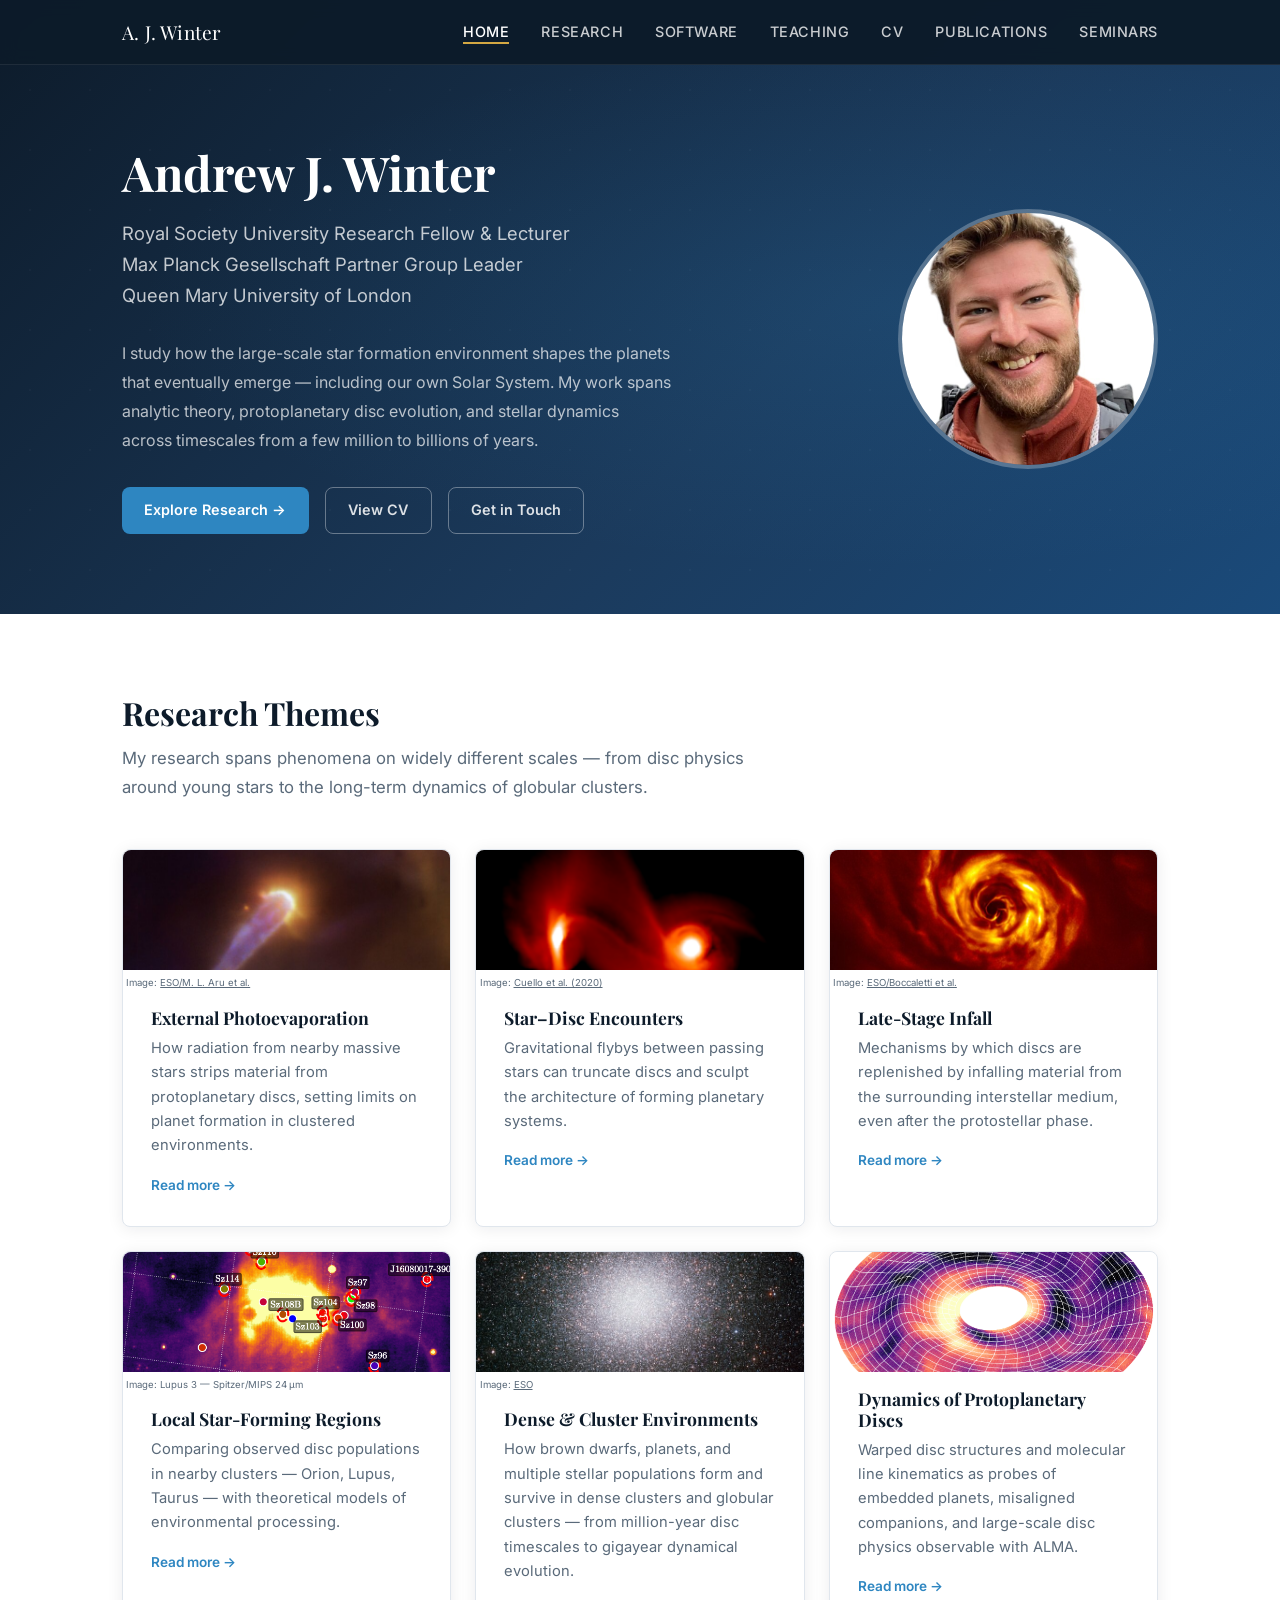
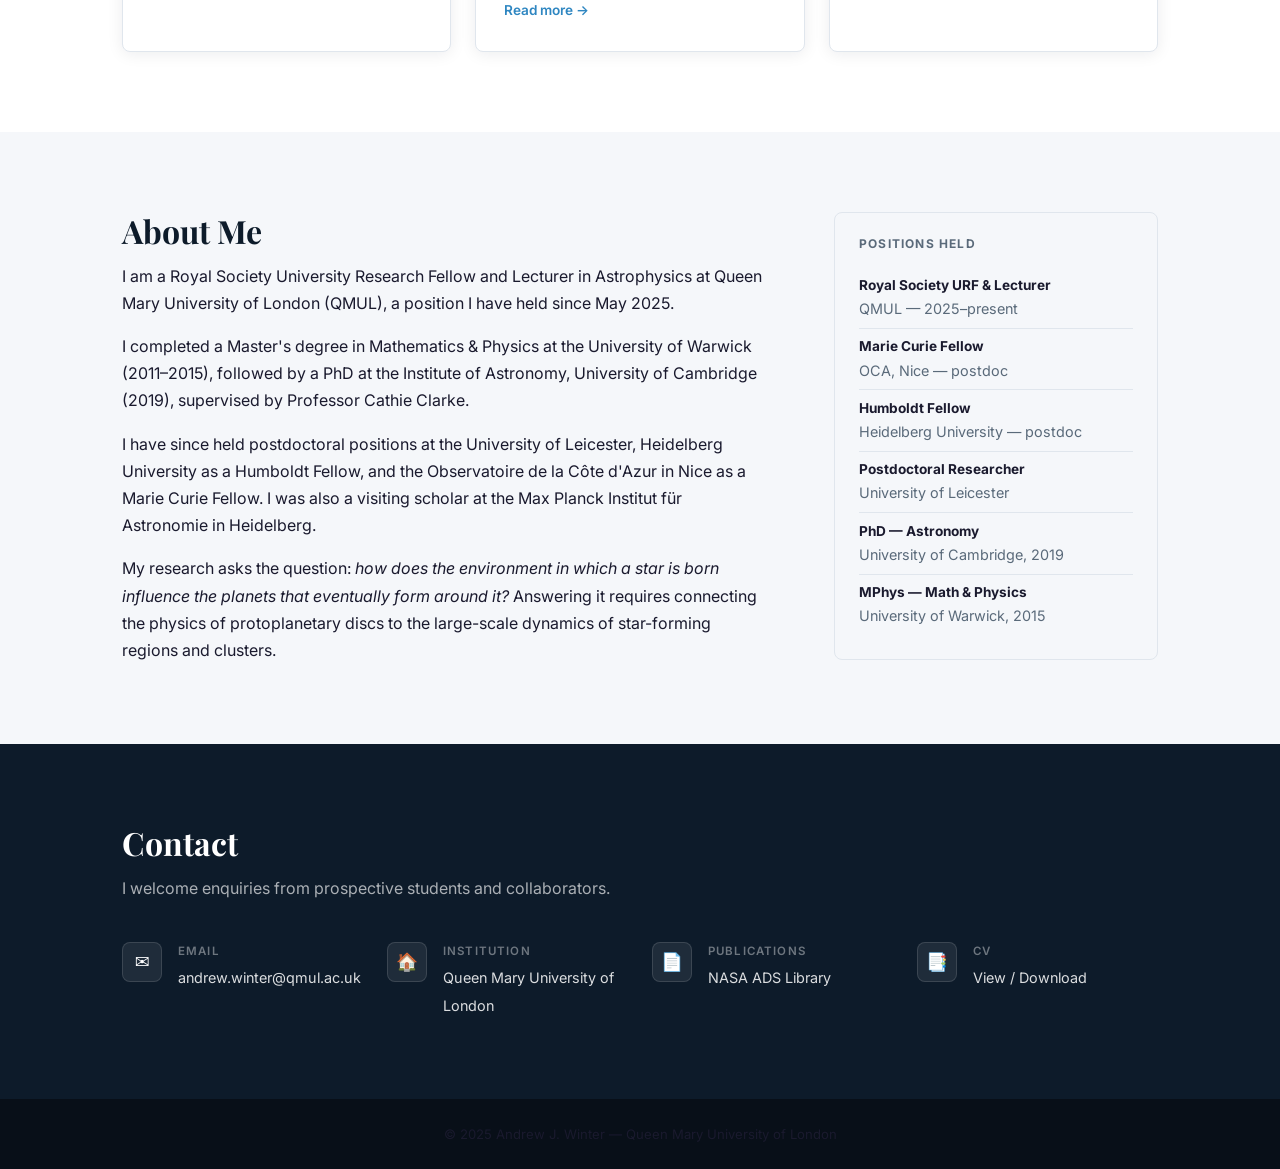
<file: index.html>
<!DOCTYPE html>
<html lang="en">
<head>
  <meta charset="UTF-8">
  <meta name="viewport" content="width=device-width, initial-scale=1.0">
  <title>A. J. Winter — Astrophysicist</title>
  <meta name="description" content="Andrew J. Winter — Royal Society University Research Fellow and Astrophysics Lecturer at Queen Mary University of London. Research on planet formation, protoplanetary discs, and star-forming environments.">
  <link rel="preconnect" href="https://fonts.googleapis.com">
  <link rel="preconnect" href="https://fonts.gstatic.com" crossorigin>
  <link href="https://fonts.googleapis.com/css2?family=Inter:wght@400;500;600;700&family=Playfair+Display:ital,wght@0,400;0,600;0,700;1,400&display=swap" rel="stylesheet">
  <link rel="stylesheet" href="css/style.css">
</head>
<body>

  <!-- Navigation -->
  <nav>
    <div class="nav-inner">
      <a href="index.html" class="nav-brand">A. J. Winter</a>
      <button class="nav-toggle" aria-label="Toggle menu" onclick="this.nextElementSibling.classList.toggle('open')">
        <span></span><span></span><span></span>
      </button>
      <ul class="nav-links">
        <li><a href="index.html" class="active">Home</a></li>
        <li><a href="research.html">Research</a></li>
        <li><a href="software.html">Software</a></li>
        <li><a href="teaching.html">Teaching</a></li>
        <li><a href="cv.html">CV</a></li>
        <li><a href="publications.html">Publications</a></li>
        <li><a href="seminars/">Seminars</a></li>
      </ul>
    </div>
  </nav>

  <!-- Hero -->
  <header class="hero">
    <div class="container">
      <div class="hero-grid">
        <div class="fade-up">
          <h1>Andrew J. Winter</h1>
          <p class="hero-title-sub">Royal Society University Research Fellow &amp; Lecturer<br>Max Planck Gesellschaft Partner Group Leader<br>Queen Mary University of London</p>

          <p class="hero-bio">
            I study how the large-scale star formation environment shapes the planets that eventually emerge —
            including our own Solar System. My work spans analytic theory, protoplanetary disc evolution,
            and stellar dynamics across timescales from a few million to billions of years.
          </p>

          <div class="hero-actions">
            <a href="research.html" class="btn btn-primary">Explore Research &#8594;</a>
            <a href="cv.html" class="btn btn-outline">View CV</a>
            <a href="mailto:andrew.winter@qmul.ac.uk" class="btn btn-outline">Get in Touch</a>
          </div>
        </div>

        <div class="hero-photo fade-up fade-up-2">
          <img src="img/AWinter_photo.jpg" alt="Andrew J. Winter">
        </div>
      </div>
    </div>
  </header>

  <!-- Research overview -->
  <section id="research">
    <div class="container">
      <h2 class="section-heading">Research Themes</h2>
      <p class="section-intro">
        My research spans phenomena on widely different scales — from disc physics around young stars
        to the long-term dynamics of globular clusters.
      </p>

      <div class="cards-grid">

        <div class="card">
          <div class="card-img">
            <img src="img/proplyd_ESO.jpg" alt="Proplyd in the Orion Nebula">
            <p class="img-credit">Image: <a href="https://www.eso.org/public/images/potw2423a/" target="_blank" rel="noopener">ESO/M. L. Aru et al.</a></p>
          </div>
          <h3>External Photoevaporation</h3>
          <p>How radiation from nearby massive stars strips material from protoplanetary discs, setting limits on planet formation in clustered environments.</p>
          <a href="research.html#photoevaporation" class="card-link">Read more &#8594;</a>
        </div>

        <div class="card">
          <div class="card-img">
            <img src="img/encounter_Cuello.png" alt="Synthetic scattered light image of a stellar flyby encounter">
            <p class="img-credit">Image: <a href="https://ui.adsabs.harvard.edu/abs/2020MNRAS.491..504C/abstract" target="_blank" rel="noopener">Cuello et al. (2020)</a></p>
          </div>
          <h3>Star–Disc Encounters</h3>
          <p>Gravitational flybys between passing stars can truncate discs and sculpt the architecture of forming planetary systems.</p>
          <a href="research.html#encounters" class="card-link">Read more &#8594;</a>
        </div>

        <div class="card">
          <div class="card-img">
            <img src="img/AB_Aur_scatteredlight.jpg" alt="AB Aurigae scattered light image">
            <p class="img-credit">Image: <a href="https://www.eso.org/public/germany/images/eso2008a/" target="_blank" rel="noopener">ESO/Boccaletti et al.</a></p>
          </div>
          <h3>Late-Stage Infall</h3>
          <p>Mechanisms by which discs are replenished by infalling material from the surrounding interstellar medium, even after the protostellar phase.</p>
          <a href="research.html#infall" class="card-link">Read more &#8594;</a>
        </div>

        <div class="card">
          <div class="card-img">
            <img src="img/Lupus3_core.png" alt="Lupus 3 star-forming region, Spitzer/MIPS 24 micron">
            <p class="img-credit">Image: Lupus 3 &mdash; Spitzer/MIPS 24&thinsp;&mu;m</p>
          </div>
          <h3>Local Star-Forming Regions</h3>
          <p>Comparing observed disc populations in nearby clusters — Orion, Lupus, Taurus — with theoretical models of environmental processing.</p>
          <a href="research.html#local" class="card-link">Read more &#8594;</a>
        </div>

        <div class="card">
          <div class="card-img">
            <img src="img/omega_centauri.jpg" alt="Omega Centauri globular cluster">
            <p class="img-credit">Image: <a href="https://www.eso.org/public/images/eso0844a/" target="_blank" rel="noopener">ESO</a></p>
          </div>
          <h3>Dense &amp; Cluster Environments</h3>
          <p>How brown dwarfs, planets, and multiple stellar populations form and survive in dense clusters and globular clusters — from million-year disc timescales to gigayear dynamical evolution.</p>
          <a href="research.html#dense" class="card-link">Read more &#8594;</a>
        </div>

        <div class="card">
          <div class="card-img">
            <img src="img/warped_disc_cropped_temp_wbkg.png" alt="Warped protoplanetary disc simulation">
          </div>
          <h3>Dynamics of Protoplanetary Discs</h3>
          <p>Warped disc structures and molecular line kinematics as probes of embedded planets, misaligned companions, and large-scale disc physics observable with ALMA.</p>
          <a href="research.html#disc-dynamics" class="card-link">Read more &#8594;</a>
        </div>

      </div>
    </div>
  </section>

  <!-- About -->
  <section id="about">
    <div class="container">
      <div class="about-grid">
        <div class="about-text">
          <h2 class="section-heading">About Me</h2>

          <p>
            I am a Royal Society University Research Fellow and Lecturer in Astrophysics at
            Queen Mary University of London (QMUL), a position I have held since May 2025.
          </p>
          <p>
            I completed a Master's degree in Mathematics &amp; Physics at the University of Warwick
            (2011–2015), followed by a PhD at the Institute of Astronomy, University of Cambridge (2019),
            supervised by Professor Cathie Clarke.
          </p>
          <p>
            I have since held postdoctoral positions at the University of Leicester, Heidelberg University
            as a Humboldt Fellow, and the Observatoire de la Côte d'Azur in Nice as a Marie Curie Fellow.
            I was also a visiting scholar at the Max Planck Institut für Astronomie in Heidelberg.
          </p>
          <p>
            My research asks the question: <em>how does the environment in which a star is born
            influence the planets that eventually form around it?</em> Answering it requires connecting the
            physics of protoplanetary discs to the large-scale dynamics of star-forming regions and clusters.
          </p>
        </div>

        <div>
          <div class="sidebar-box">
            <h4>Positions Held</h4>
            <ul class="sidebar-list">
              <li>
                <strong>Royal Society URF &amp; Lecturer</strong>
                QMUL — 2025–present
              </li>
              <li>
                <strong>Marie Curie Fellow</strong>
                OCA, Nice — postdoc
              </li>
              <li>
                <strong>Humboldt Fellow</strong>
                Heidelberg University — postdoc
              </li>
              <li>
                <strong>Postdoctoral Researcher</strong>
                University of Leicester
              </li>
              <li>
                <strong>PhD — Astronomy</strong>
                University of Cambridge, 2019
              </li>
              <li>
                <strong>MPhys — Math &amp; Physics</strong>
                University of Warwick, 2015
              </li>
            </ul>
          </div>
        </div>
      </div>
    </div>
  </section>

  <!-- Contact -->
  <section class="contact-section" id="contact">
    <div class="container">
      <h2 class="section-heading">Contact</h2>
      <p>I welcome enquiries from prospective students and collaborators.</p>

      <div class="contact-grid">
        <div class="contact-item">
          <div class="contact-icon">&#9993;</div>
          <div class="contact-item-text">
            <small>Email</small>
            <a href="mailto:andrew.winter@qmul.ac.uk">andrew.winter@qmul.ac.uk</a>
          </div>
        </div>

        <div class="contact-item">
          <div class="contact-icon">&#127968;</div>
          <div class="contact-item-text">
            <small>Institution</small>
            <span>Queen Mary University of London</span>
          </div>
        </div>

        <div class="contact-item">
          <div class="contact-icon">&#128196;</div>
          <div class="contact-item-text">
            <small>Publications</small>
            <a href="https://ui.adsabs.harvard.edu/user/libraries/PK0RWOWOTIKWfo-5Fck9sg" target="_blank" rel="noopener">NASA ADS Library</a>
          </div>
        </div>

        <div class="contact-item">
          <div class="contact-icon">&#128209;</div>
          <div class="contact-item-text">
            <small>CV</small>
            <a href="cv.html">View / Download</a>
          </div>
        </div>
      </div>
    </div>
  </section>

  <footer>
    <p>&copy; 2025 Andrew J. Winter &mdash; Queen Mary University of London</p>
  </footer>

</body>
</html>
</file>
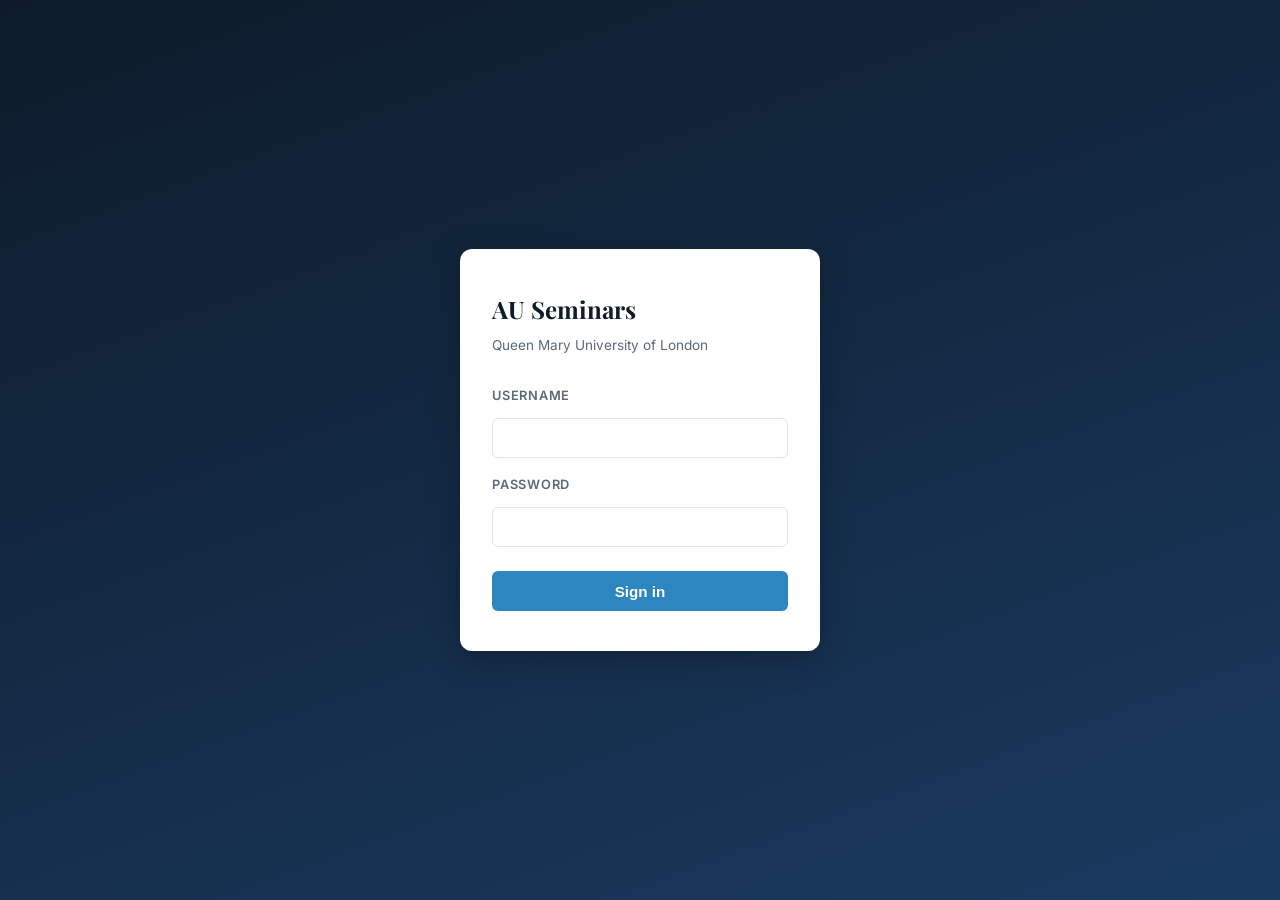
<file: seminars/index.html>
<!DOCTYPE html>
<html lang="en">
<head>
  <meta charset="UTF-8">
  <meta name="viewport" content="width=device-width, initial-scale=1.0">
  <title>Seminars — QMUL Astronomy Unit</title>
  <meta name="description" content="QMUL Astronomy Unit seminar schedule for the academic year 2026/27. Friday seminars organised by the Plasma, Planets, and Cosmology groups.">
  <link rel="preconnect" href="https://fonts.googleapis.com">
  <link rel="preconnect" href="https://fonts.gstatic.com" crossorigin>
  <link href="https://fonts.googleapis.com/css2?family=Inter:wght@400;500;600;700&family=Playfair+Display:ital,wght@0,400;0,600;0,700;1,400&display=swap" rel="stylesheet">
  <link rel="stylesheet" href="../css/style.css">
  <style>
    /* ---- Seminar page ---- */

    .hero-seminars {
      padding: 7rem 0 3.5rem;
      background: linear-gradient(160deg, var(--navy) 0%, #1a3a60 100%);
    }
    .hero-seminars .hero-eyebrow { color: var(--accent-light); }
    .hero-seminars h1 { color: #fff; }
    .hero-seminars p  { color: rgba(255,255,255,.75); margin-top: .5rem; font-size: 1.05rem; }

    /* Legend */
    .legend {
      display: flex;
      gap: 1.5rem;
      flex-wrap: wrap;
      align-items: center;
      padding: .9rem 1.25rem;
      background: var(--bg-light);
      border: 1px solid var(--border);
      border-radius: var(--radius);
      margin-bottom: 1.5rem;
      font-size: .875rem;
    }
    .legend-item { display: flex; align-items: center; gap: .45rem; color: var(--text-muted); }
    .ldot { width: 10px; height: 10px; border-radius: 50%; flex-shrink: 0; }
    .ldot-unfilled   { background: #e74c3c; }
    .ldot-provisional{ background: #f39c12; }
    .ldot-confirmed  { background: #27ae60; }
    .legend-sep { width: 1px; height: 20px; background: var(--border); }
    .gbadge {
      padding: .15rem .65rem; border-radius: 2rem;
      font-size: .72rem; font-weight: 700; color: #fff; text-transform: uppercase; letter-spacing: .04em;
    }
    .g-plasma    { background: #2e86c1; }
    .g-planets   { background: #8e44ad; }
    .g-cosmology { background: #16a085; }

    /* Filter tabs */
    .filter-tabs { display: flex; gap: .4rem; flex-wrap: wrap; margin-bottom: 2rem; }
    .ftab {
      padding: .4rem 1rem; border-radius: 2rem;
      border: 1px solid var(--border); background: var(--bg);
      color: var(--text-muted); font-size: .85rem; font-weight: 500; cursor: pointer; transition: all .18s;
    }
    .ftab:hover { border-color: var(--accent); color: var(--accent); }
    .ftab.active { background: var(--accent); border-color: var(--accent); color: #fff; }

    /* Term divider */
    .term-divider {
      display: flex; align-items: center; gap: .8rem;
      margin: 2rem 0 .8rem;
    }
    .term-divider h3 {
      font-family: var(--font-sans); font-size: .78rem; font-weight: 700;
      text-transform: uppercase; letter-spacing: .08em; color: var(--text-muted);
      white-space: nowrap;
    }
    .term-divider::after { content:''; flex:1; height:1px; background: var(--border); }

    /* Slot cards */
    .slot-list { display: flex; flex-direction: column; gap: .65rem; }
    .slot-card {
      display: grid; grid-template-columns: 4px 1fr;
      border-radius: var(--radius); box-shadow: var(--shadow);
      overflow: hidden; border: 1px solid var(--border);
      background: var(--bg-card); transition: transform .15s, box-shadow .15s;
    }
    .slot-card:hover { transform: translateX(4px); box-shadow: var(--shadow-hover); }
    .slot-stripe { width: 4px; }
    .slot-card.s-unfilled    .slot-stripe { background: #e74c3c; }
    .slot-card.s-provisional .slot-stripe { background: #f39c12; }
    .slot-card.s-confirmed   .slot-stripe { background: #27ae60; }
    .slot-card.s-special     .slot-stripe { background: #8e44ad; }
    .slot-card.s-special { background: #faf7fd; }
    .slot-event { font-weight: 600; color: #6c3483; font-size: .95rem; }
    .slot-event-note { font-size: .82rem; color: var(--text-muted); font-style: italic; margin-top: .15rem; }

    .slot-body { padding: .9rem 1.2rem; }
    .slot-top {
      display: flex; justify-content: space-between; align-items: flex-start;
      flex-wrap: wrap; gap: .4rem; margin-bottom: .45rem;
    }
    .slot-date { font-family: var(--font-serif); font-size: 1rem; font-weight: 600; color: var(--navy); }
    .slot-badges { display: flex; align-items: center; gap: .5rem; flex-wrap: wrap; }

    .status-badge {
      display: flex; align-items: center; gap: .3rem;
      font-size: .78rem; font-weight: 500; color: var(--text-muted);
    }
    .sdot { width: 8px; height: 8px; border-radius: 50%; }
    .s-unfilled    .sdot { background: #e74c3c; }
    .s-provisional .sdot { background: #f39c12; }
    .s-confirmed   .sdot { background: #27ae60; }
    .s-special     .sdot { background: #8e44ad; }

    .slot-speaker { font-weight: 600; color: var(--navy); margin-bottom: .1rem; }
    .slot-affil { font-size: .85rem; color: var(--text-muted); margin-bottom: .1rem; }
    .slot-title { font-style: italic; color: var(--text); margin-bottom: .4rem; }
    .slot-empty { color: var(--text-muted); font-size: .875rem; font-style: italic; }
    .slot-host { font-size: .8rem; color: var(--text-muted); margin-top: .25rem; }
    .slot-host strong { color: var(--navy); font-weight: 600; }
    .abs-toggle {
      font-size: .78rem; color: var(--accent); cursor: pointer;
      background: none; border: none; padding: 0; text-decoration: underline; font-family: var(--font-sans);
    }
    .abs-text {
      display: none; margin-top: .5rem; font-size: .865rem; color: var(--text-muted);
      line-height: 1.65; padding: .7rem .9rem; background: var(--bg-light); border-radius: 4px;
    }

    /* Forms */
    .form-card {
      background: var(--bg-card); border: 1px solid var(--border);
      border-radius: var(--radius); padding: 2rem; box-shadow: var(--shadow);
    }
    .form-note-box {
      background: rgba(46,134,193,.07); border: 1px solid rgba(46,134,193,.22);
      border-radius: var(--radius); padding: .85rem 1.1rem;
      margin-bottom: 1.5rem; font-size: .875rem; color: var(--navy-mid);
    }
    .fgrid {
      display: grid; grid-template-columns: repeat(auto-fit, minmax(230px, 1fr));
      gap: 1.1rem; margin-bottom: 1.25rem;
    }
    .fg { display: flex; flex-direction: column; gap: .35rem; }
    .fg.full { grid-column: 1 / -1; }
    .fg label { font-size: .85rem; font-weight: 600; color: var(--navy); }
    .fg input, .fg select, .fg textarea {
      padding: .6rem .85rem; border: 1px solid var(--border); border-radius: var(--radius);
      font-family: var(--font-sans); font-size: .9rem; color: var(--text);
      background: var(--bg); transition: border-color .2s; width: 100%;
    }
    .fg input:focus, .fg select:focus, .fg textarea:focus {
      outline: none; border-color: var(--accent);
    }
    .fg textarea { resize: vertical; min-height: 110px; }

    .sbtn {
      display: inline-flex; align-items: center; gap: .45rem;
      padding: .7rem 1.6rem; border-radius: var(--radius); border: none;
      font-family: var(--font-sans); font-size: .95rem; font-weight: 600; cursor: pointer; transition: background .2s;
    }
    .sbtn-primary { background: var(--accent); color: #fff; }
    .sbtn-primary:hover { background: var(--navy-mid); }
    .sbtn-secondary { background: var(--bg); color: var(--accent); border: 2px solid var(--accent); }
    .sbtn-secondary:hover { background: var(--accent); color: #fff; }

    .fn { font-size: .8rem; color: var(--text-muted); margin-top: .6rem; }

    .swap-arrow { text-align: center; font-size: 1.6rem; color: var(--text-muted); margin: .6rem 0; }

    /* Loading / empty */
    .loading { text-align: center; padding: 3rem; color: var(--text-muted); }
    @keyframes spin { to { transform: rotate(360deg); } }
    .spinner {
      display: inline-block; width: 18px; height: 18px;
      border: 2px solid var(--border); border-top-color: var(--accent);
      border-radius: 50%; animation: spin .8s linear infinite; vertical-align: middle; margin-left: .4rem;
    }
    .no-slots { padding: 2rem; text-align: center; color: var(--text-muted); font-style: italic; }

    @media (max-width: 600px) {
      .slot-top { flex-direction: column; }
      .legend { gap: .75rem; }
      .legend-sep { display: none; }
    }

    /* ── Invite a Speaker section ─────────────────────────────── */
    .guidance-block {
      margin-bottom: 2rem;
      max-width: 72ch;
    }
    .guidance-heading {
      font-family: var(--font-sans);
      font-size: .8rem;
      font-weight: 700;
      letter-spacing: .08em;
      text-transform: uppercase;
      color: var(--accent);
      border-bottom: 2px solid var(--border);
      padding-bottom: .4rem;
      margin: 0 0 1rem;
    }
    .guidance-block p {
      font-size: .925rem;
      color: var(--text-muted);
      line-height: 1.7;
      margin: 0 0 .85rem;
    }
    .guidance-block p:last-child { margin-bottom: 0; }
    .guidance-list {
      margin: .25rem 0 0 1.1rem;
      padding: 0;
      font-size: .925rem;
      color: var(--text-muted);
      line-height: 1.7;
    }
    .guidance-list li { margin-bottom: .5rem; }
    .guidance-list strong { color: var(--navy); }
    .req { color: #e74c3c; font-weight: 700; }

    /* Recent speakers */
    .recent-year {
      margin-bottom: 2.5rem;
    }
    .recent-year-heading {
      font-family: var(--font-serif);
      font-size: 1.15rem;
      font-weight: 600;
      color: var(--navy);
      margin: 0 0 1rem;
      padding-bottom: .5rem;
      border-bottom: 2px solid var(--border);
    }
    .recent-terms {
      display: grid;
      grid-template-columns: repeat(auto-fit, minmax(220px, 1fr));
      gap: 1.5rem;
    }
    .recent-term-heading {
      font-family: var(--font-sans);
      font-size: .72rem;
      font-weight: 700;
      letter-spacing: .08em;
      text-transform: uppercase;
      color: var(--accent);
      margin: 0 0 .65rem;
    }
    .recent-list {
      list-style: none;
      margin: 0; padding: 0;
      display: flex;
      flex-direction: column;
      gap: .35rem;
    }
    .recent-list li {
      display: flex;
      align-items: baseline;
      gap: .5rem;
      font-size: .875rem;
    }
    .rs-name { color: var(--text); font-weight: 500; }
    .rs-inst { color: var(--text-muted); font-size: .8rem; }
    .rs-inreach {
      font-size: .7rem; font-weight: 700; letter-spacing: .04em;
      text-transform: uppercase; color: #fff;
      background: #8e44ad; border-radius: 2rem;
      padding: .1rem .5rem;
    }

    .contacts-strip {
      display: flex;
      align-items: center;
      flex-wrap: wrap;
      gap: .75rem;
    }
    .contacts-label {
      font-size: .72rem;
      font-weight: 700;
      text-transform: uppercase;
      letter-spacing: .08em;
      color: var(--text-muted);
      margin-right: .25rem;
      white-space: nowrap;
    }
    .contact-chip {
      display: flex;
      align-items: center;
      gap: .5rem;
      background: var(--bg-light);
      border: 1px solid var(--border);
      border-radius: 2rem;
      padding: .3rem .85rem .3rem .5rem;
      font-size: .82rem;
    }
    .contact-chip-group {
      font-weight: 700;
      font-size: .7rem;
      text-transform: uppercase;
      letter-spacing: .05em;
      color: #fff;
      padding: .15rem .55rem;
      border-radius: 2rem;
    }
    .contact-chip.g-planets  .contact-chip-group { background: #8e44ad; }
    .contact-chip.g-plasma   .contact-chip-group { background: #2e86c1; }
    .contact-chip.g-cosmology .contact-chip-group { background: #16a085; }
    .contact-chip-name { color: var(--navy); font-weight: 600; }
    .contact-chip-tbd  { color: var(--text-muted); font-weight: 400; font-style: italic; }
    .contact-chip-email { color: var(--accent); text-decoration: none; font-size: .8rem; }
    .contact-chip-email:hover { text-decoration: underline; }

    .email-draft-grid {
      display: grid;
      grid-template-columns: repeat(auto-fit, minmax(300px, 1fr));
      gap: 1.25rem;
    }
    .email-draft-card {
      background: #fff; border: 1px solid var(--border);
      border-radius: var(--radius); padding: 1.75rem;
      box-shadow: var(--shadow); position: relative;
    }
    .email-draft-card h3 { font-size: 1.1rem; margin-bottom: 0; }
    .email-draft-num {
      width: 32px; height: 32px; border-radius: 50%;
      background: var(--accent); color: #fff;
      font-weight: 700; font-size: .9rem;
      display: flex; align-items: center; justify-content: center;
      margin-bottom: .75rem;
    }
    .dates-preview {
      background: var(--bg-light); border: 1px solid var(--border);
      border-radius: 6px; padding: .75rem 1rem;
      font-family: monospace; font-size: .82rem;
      color: var(--navy); white-space: pre-line; min-height: 56px;
    }
    .logistics-list {
      padding-left: 1.1rem; margin: 0;
      font-size: .85rem; color: var(--text-muted); line-height: 1.9;
    }
    .sbtn-dl {
      display: flex; align-items: center; justify-content: center; gap: .4rem;
      padding: .65rem 1rem; border-radius: var(--radius);
      border: 2px solid var(--accent); background: #fff; color: var(--accent);
      font-family: var(--font-sans); font-size: .875rem; font-weight: 600;
      cursor: pointer; text-decoration: none; transition: all .18s;
      margin-top: .6rem; width: 100%; text-align: center;
    }
    .sbtn-dl:hover { background: var(--accent); color: #fff; }

    @media (max-width: 600px) {
      .email-draft-grid { grid-template-columns: 1fr; }
    }
  </style>
</head>
<body>

  <!-- Login gate -->
  <div id="login-gate" style="display:none;position:fixed;inset:0;z-index:9999;
       background:linear-gradient(160deg,var(--navy) 0%,#1a3a60 100%);
       align-items:center;justify-content:center;">
    <div style="background:#fff;border-radius:12px;padding:2.5rem 2rem;width:100%;max-width:360px;box-shadow:0 8px 32px rgba(0,0,0,.25);">
      <p style="font-family:var(--font-serif);font-size:1.5rem;font-weight:700;color:var(--navy);margin:0 0 .25rem;">AU Seminars</p>
      <p style="font-size:.85rem;color:var(--text-muted);margin:0 0 1.75rem;">Queen Mary University of London</p>
      <div class="fg" style="margin-bottom:1rem;">
        <label for="lg-user" style="font-size:.8rem;font-weight:600;color:var(--text-muted);text-transform:uppercase;letter-spacing:.06em;">Username</label>
        <input id="lg-user" type="text" autocomplete="username" style="width:100%;margin-top:.35rem;padding:.6rem .85rem;border:1px solid var(--border);border-radius:6px;font-size:.95rem;" >
      </div>
      <div class="fg" style="margin-bottom:1.5rem;">
        <label for="lg-pass" style="font-size:.8rem;font-weight:600;color:var(--text-muted);text-transform:uppercase;letter-spacing:.06em;">Password</label>
        <input id="lg-pass" type="password" autocomplete="current-password" style="width:100%;margin-top:.35rem;padding:.6rem .85rem;border:1px solid var(--border);border-radius:6px;font-size:.95rem;" >
      </div>
      <p id="lg-err" style="display:none;color:#e74c3c;font-size:.85rem;margin:-1rem 0 1rem;">Incorrect username or password.</p>
      <button onclick="doLogin()" style="width:100%;padding:.7rem;background:var(--accent);color:#fff;border:none;border-radius:6px;font-size:.95rem;font-weight:600;cursor:pointer;">Sign in</button>
    </div>
  </div>

  <!-- Main content (hidden until logged in) -->
  <div id="page-content" style="display:none;">

  <!-- Hero -->
  <header class="hero-seminars">
    <div class="container">
      <h1>Astronomy Unit Seminars</h1>
      <p>Academic Year 2026/27 &mdash; Friday Programme</p>
    </div>
  </header>

  <!-- ── Group contacts ───────────────────────────────────────── -->
  <div style="background:#fff;border-bottom:1px solid var(--border);padding:1.25rem 0;">
    <div class="container">
      <div class="contacts-strip">
        <span class="contacts-label">Group contacts</span>
        <div class="contact-chip g-planets">
          <span class="contact-chip-group">Planets</span>
          <span class="contact-chip-name">Andrew Winter</span>
          <a href="mailto:andrew.winter@qmul.ac.uk" class="contact-chip-email">andrew.winter@qmul.ac.uk</a>
        </div>
        <div class="contact-chip g-plasma">
          <span class="contact-chip-group">Plasma</span>
          <span class="contact-chip-name">Laura Vuorinen</span>
          <a href="mailto:l.vuorinen@qmul.ac.uk" class="contact-chip-email">l.vuorinen@qmul.ac.uk</a>
        </div>
        <div class="contact-chip g-plasma">
          <span class="contact-chip-group">Plasma</span>
          <span class="contact-chip-name">Martin Lindberg</span>
          <a href="mailto:m.lindberg@qmul.ac.uk" class="contact-chip-email">m.lindberg@qmul.ac.uk</a>
        </div>
        <div class="contact-chip g-cosmology">
          <span class="contact-chip-group">Cosmology</span>
          <span class="contact-chip-name">Laura Iacconi</span>
          <a href="mailto:l.iacconi@qmul.ac.uk" class="contact-chip-email">l.iacconi@qmul.ac.uk</a>
        </div>
      </div>
    </div>
  </div>

  <!-- ── Invite a Speaker ─────────────────────────────────────── -->
  <section id="invite" style="background:var(--bg-light)">
    <div class="container">
      <h2 class="section-heading">Inviting a Speaker</h2>

      <!-- Sub-section 1: Who makes a good speaker -->
      <div class="guidance-block">
        <h3 class="guidance-heading">Who would make a good seminar speaker?</h3>
        <p>Our seminars are intended to serve the whole Astronomy Unit, so we generally aim for more senior researchers — people who can offer a broad perspective on a field rather than a single paper or highly focused result. That said, there are always exceptions: junior researchers who have produced genuinely exciting work are very welcome, and quality of science and communication should always come first.</p>
        <p>Please be mindful of our budget constraints when inviting speakers from further afield. Our budget does not typically cover international flights, so speakers based in the UK or within easy travelling distance should be the priority. Groups are encouraged to invite visitors whose travel costs are already covered by other means — this is an excellent way to make the most of the budget. If you believe there is a strong case for inviting someone from abroad at the AU&rsquo;s expense, please discuss this with your group contact before extending an invitation.</p>
        <p>We actively encourage groups to look beyond their own immediate research area. When assembling the programme, please also be mindful of our Athena SWAN commitment to gender balance.</p>
      </div>

      <!-- Sub-section 2: Choosing a date -->
      <div class="guidance-block">
        <h3 class="guidance-heading">Choosing a date</h3>
        <p>The seminar schedule for the academic year is shown in the calendar below. Seminars take place on <strong>Fridays</strong> during term time, with the second Friday of each month kept free for <a href="https://ras.ac.uk" target="_blank" rel="noopener">Royal Astronomical Society</a> meetings in London — these slots will not appear in the schedule.</p>
        <p>The remaining Fridays are divided between the three research groups — Plasma, Planets, and Cosmology — rotating across the year. Each group is responsible for filling its own allocated slots. The calendar shows which slots are unfilled, provisionally booked, or confirmed, and which group each belongs to, so you can quickly see what is available for your group.</p>
        <p>If your group&rsquo;s assigned slot does not work for the speaker you have in mind, you can request a swap with another group using the form further down this page. Fill in your slot and the target slot and a draft email will be generated to the relevant group contact, with the seminar organiser CC&rsquo;d.</p>
      </div>

      <!-- Sub-section 3: Guidelines for the talk -->
      <div class="guidance-block">
        <h3 class="guidance-heading">Guidelines for the talk</h3>
        <p>When inviting a speaker, please pass on the following requests:</p>
        <ul class="guidance-list">
          <li><strong>Career path slide.</strong> We ask all speakers to include a short section on their career trajectory. Students and early-career researchers in the unit find it genuinely valuable to see the diverse routes people take into research.</li>
          <li><strong>Broad accessibility.</strong> Talks should be pitched to a general astrophysics audience spanning plasma physics, planet formation, and cosmology, and should be accessible to junior researchers. Avoid assuming specialist knowledge outside the speaker&rsquo;s own area.</li>
          <li><strong>Accessible abstract and title.</strong> The abstract and title will appear on our website and be circulated to the unit. Please ask speakers to keep them jargon-light and broadly intelligible.</li>
          <li><strong>Publicity image.</strong> If possible, ask for a figure or image we can use to advertise the talk on the AU website.</li>
        </ul>
      </div>

      <!-- Sub-section 3: Logistical organisation -->
      <div class="guidance-block">
        <h3 class="guidance-heading">Logistical organisation</h3>
        <p>For speakers travelling significant distances, the AU budget can cover one night&rsquo;s accommodation on campus via <strong>Academic Lets</strong>. If you think this applies, ask the speaker whether they would like to arrange this. If so, email <a href="mailto:academiclets@qmul.ac.uk">academiclets@qmul.ac.uk</a> to arrange it — there is a draft email in the workflow steps below.</p>
        <p>For speakers making the journey on the day, we also offer a subsidised pub lunch at 13:00 before the seminar. Speaker costs are covered in full, and the AU covers the rest so that AU PhD students pay at most &pound;10 and postdocs at most &pound;15. The host is responsible for covering the remaining costs on the day and claiming them back — see the hosting duties step below for details.</p>
        <p>Travel expenses are reimbursed by the university using budget code <strong>SPC4003B</strong>. The logistics email draft includes full instructions and a link to the expense claim form.</p>
      </div>

      <!-- Sub-section: In-reach seminar -->
      <div class="guidance-block">
        <h3 class="guidance-heading">In-reach seminars</h3>
        <p>Once or twice a year we aim to invite a speaker from outside astronomy — particularly people working in industry who apply skills or knowledge developed in a research context to different problems. These talks offer a valuable perspective on career paths beyond academia and broaden the range of the programme. An in-reach seminar can fill any available slot in the schedule.</p>
        <p>If you have someone in mind who you think would make a good in-reach speaker, please use the nomination form at the bottom of this page. Nominations can be made anonymously — only the speaker&rsquo;s name and a brief justification are required. The seminar organiser will follow up with nominees directly.</p>
      </div>

      <!-- Workflow steps -->
      <h3 class="guidance-heading" style="margin-top:2rem;">Organising a seminar: step by step</h3>
      <div class="email-draft-grid">

        <!-- Step 1: Invitation email -->
        <div class="email-draft-card">
          <div class="email-draft-num">1</div>
          <h3>Initial Invitation</h3>
          <p style="color:var(--text-muted);font-size:.875rem;margin:.5rem 0 1.25rem;">
            Send to a potential speaker to gauge interest and available dates.
          </p>
          <div class="fg" style="margin-bottom:.85rem;">
            <label for="invite-group">Your group (filters available dates)</label>
            <select id="invite-group" onchange="updateInviteDates()">
              <option value="">Select group&hellip;</option>
              <option value="plasma">Plasma</option>
              <option value="planets">Planets</option>
              <option value="cosmology">Cosmology</option>
            </select>
          </div>
          <p style="font-size:.78rem;color:var(--text-muted);margin-bottom:.4rem;font-weight:600;">AVAILABLE DATES (unfilled/provisional slots):</p>
          <div class="dates-preview" id="invite-dates-preview"><em style="color:var(--text-muted)">Select your group above&hellip;</em></div>
          <button class="sbtn sbtn-primary" style="width:100%;margin-top:1.1rem;" onclick="openInviteEmail(false)">
            &#9993; Open Draft Invitation Email
          </button>
        </div>

        <!-- Step 2: Logistics email -->
        <div class="email-draft-card">
          <div class="email-draft-num">2</div>
          <h3>Logistics &amp; Details</h3>
          <p style="color:var(--text-muted);font-size:.875rem;margin:.5rem 0 1.25rem;">
            Send once the speaker has confirmed. Covers everything they need to know.
          </p>
          <ul class="logistics-list">
            <li>Request for title, abstract &amp; publicity image</li>
            <li>Venue &mdash; G. O. Jones building, 15:00</li>
            <li>Lunch from 13:00 at Mile End</li>
            <li>Career path slide request</li>
            <li>Accessible talk guidance</li>
            <li>Expense instructions &amp; budget code (SPC4003B)</li>
          </ul>
          <label style="display:flex;align-items:center;gap:.6rem;margin-top:1.1rem;font-size:.875rem;cursor:pointer;">
            <input type="checkbox" id="log-pub" style="width:1rem;height:1rem;cursor:pointer;">
            Speaker is travelling (include pub lunch invite)
          </label>
          <button class="sbtn sbtn-primary" style="width:100%;margin-top:.75rem;" onclick="openLogisticsEmail()">
            &#9993; Open Draft Logistics Email
          </button>
          <a href="Expense%20Claim%20Template%20-%20Jan%202026.xlsx" download class="sbtn-dl">
            &#8595; Download Expense Claim Form
          </a>
        </div>

        <!-- Step 3: Submit speaker details -->
        <div class="email-draft-card">
          <div class="email-draft-num">3</div>
          <h3>Submit Speaker Details</h3>
          <p style="color:var(--text-muted);font-size:.875rem;margin:.5rem 0 1.25rem;">
            Once a speaker has confirmed, submit their details using the form further down this page.
            This sends the information to the seminar organiser and updates the schedule.
          </p>
          <ul class="logistics-list">
            <li>Speaker name &amp; affiliation</li>
            <li>Designated host (your name)</li>
            <li>Seminar title &amp; abstract</li>
          </ul>
          <a href="#submit" class="sbtn sbtn-primary"
             style="display:block;width:100%;text-align:center;margin-top:1.1rem;text-decoration:none;">
            &#8595; Go to Submission Form
          </a>
        </div>

        <!-- Step 4: Accommodation (if needed) -->
        <div class="email-draft-card">
          <div class="email-draft-num">4</div>
          <h3>Accommodation (if needed)</h3>
          <p style="color:var(--text-muted);font-size:.875rem;margin:.5rem 0 1.25rem;">
            If the speaker is travelling far and would like to stay overnight, one night&rsquo;s on-campus accommodation can be arranged through Academic Lets at the AU&rsquo;s expense.
          </p>
          <ul class="logistics-list">
            <li>Ask the speaker if they need overnight accommodation</li>
            <li>Email <strong>academiclets@qmul.ac.uk</strong> with the speaker&rsquo;s name, date of the seminar, and arrival/departure</li>
            <li>CC the speaker so they can coordinate directly</li>
          </ul>
          <button class="sbtn sbtn-primary" style="width:100%;margin-top:1.1rem;" onclick="openAccommodationEmail()">
            &#9993; Open Draft Accommodation Email
          </button>
        </div>

        <!-- Step 5: Advertise the talk -->
        <div class="email-draft-card">
          <div class="email-draft-num">5</div>
          <h3>Advertise the Talk</h3>
          <p style="color:var(--text-muted);font-size:.875rem;margin:.5rem 0 1.25rem;">
            On the Wednesday or Thursday before the seminar, email a reminder with the title and abstract to the AU mailing lists:
          </p>
          <ul class="logistics-list">
            <li>au-academics@qmlists.qmul.ac.uk</li>
            <li>au-research@qmlists.qmul.ac.uk</li>
            <li>au-postdocs@qmlists.qmul.ac.uk</li>
            <li>au-phds@qmlists.qmul.ac.uk</li>
          </ul>
          <div class="fg" style="margin:1.1rem 0 .85rem;">
            <label for="advert-slot">Seminar</label>
            <select id="advert-slot">
              <option value="">Select seminar&hellip;</option>
            </select>
          </div>
          <div style="display:flex;gap:.5rem;margin-top:.75rem;">
            <button class="sbtn sbtn-primary" style="flex:1;" onclick="openAdvertEmail(true)">
              &#9993; Draft with pub lunch
            </button>
            <button class="sbtn" style="cursor:pointer;" title="Copy email text" onclick="copyAdvertEmail(true, this)">Copy</button>
          </div>
          <div style="display:flex;gap:.5rem;margin-top:.5rem;">
            <button class="sbtn sbtn-primary" style="flex:1;" onclick="openAdvertEmail(false)">
              &#9993; Draft without pub lunch
            </button>
            <button class="sbtn" style="cursor:pointer;" title="Copy email text" onclick="copyAdvertEmail(false, this)">Copy</button>
          </div>
        </div>

        <!-- Step 6: Hosting duties -->
        <div class="email-draft-card">
          <div class="email-draft-num">6</div>
          <h3>Hosting Duties</h3>
          <p style="color:var(--text-muted);font-size:.875rem;margin:.5rem 0 1.25rem;">
            As the designated host, you are the speaker&rsquo;s main point of contact for the day. Please make sure you:
          </p>
          <ul class="logistics-list">
            <li>Get in touch with the speaker ahead of the event to introduce yourself and confirm arrangements</li>
            <li>Meet the speaker on their arrival at the G.&thinsp;O. Jones building</li>
            <li>Take the speaker for the pub lunch at 13:00, if this was offered — you cover the costs on the day and claim them back afterwards. If this is a problem, speak to your group&rsquo;s nominated contact before the event</li>
            <li>Purchase refreshments on the morning of the seminar (up to around &pound;40, to be reimbursed)</li>
            <li>Introduce the speaker at the seminar</li>
            <li>Stay for refreshments with the speaker after the talk</li>
          </ul>
        </div>

        <!-- Step 7: Claim expenses -->
        <div class="email-draft-card">
          <div class="email-draft-num">7</div>
          <h3>Claim Expenses</h3>
          <p style="color:var(--text-muted);font-size:.875rem;margin:.5rem 0 1.25rem;">
            After the seminar, claim back any costs you covered (pub lunch, refreshments, etc.) using the AU budget code <strong>SPC4003B</strong>. There are two ways to do this:
          </p>
          <ul class="logistics-list">
            <li><strong>T4 expenses system</strong> — if you have access, you can submit online via <a href="https://ubw.unit4cloud.com/uk_qml_prod_web/" target="_blank" rel="noopener">Unit4 Business World</a> using budget code SPC4003B</li>
            <li><strong>Expense claim form</strong> — fill in the form, attach receipts, and email to <a href="mailto:spcs-operations@qmul.ac.uk">spcs-operations@qmul.ac.uk</a>, stating you hosted an AU seminar and are claiming expenses (CC <a href="mailto:andrew.winter@qmul.ac.uk">andrew.winter@qmul.ac.uk</a>)</li>
          </ul>
          <a href="Expense%20Claim%20Template%20-%20Jan%202026.xlsx" download class="sbtn-dl" style="margin-top:1.1rem;">
            &#8595; Download Expense Claim Form
          </a>
        </div>

      </div>
    </div>
  </section>

  <!-- ── Calendar ──────────────────────────────────────────────── -->
  <section id="calendar">
    <div class="container">
      <h2 class="section-heading">Seminar Calendar</h2>
      <p class="section-intro">
        Seminars are held on Fridays at 15:00 during term time.
        The second Friday of each month is kept free for RAS meetings. Each slot is assigned to one of the three research groups.
      </p>

      <!-- Legend -->
      <div class="legend">
        <div class="legend-item"><span class="ldot ldot-unfilled"></span>Unfilled</div>
        <div class="legend-item"><span class="ldot ldot-provisional"></span>Provisional</div>
        <div class="legend-item"><span class="ldot ldot-confirmed"></span>Confirmed</div>
        <div class="legend-sep"></div>
        <div class="legend-item"><span class="gbadge g-plasma">Plasma</span></div>
        <div class="legend-item"><span class="gbadge g-planets">Planets</span></div>
        <div class="legend-item"><span class="gbadge g-cosmology">Cosmology</span></div>
      </div>

      <!-- Filter tabs -->
      <div class="filter-tabs">
        <button class="ftab active" onclick="setFilter('all',this)">All Terms</button>
        <button class="ftab" onclick="setFilter('autumn',this)">Autumn 2026</button>
        <button class="ftab" onclick="setFilter('spring',this)">Spring 2027</button>
        <button class="ftab" onclick="setFilter('summer',this)">Summer 2027</button>
      </div>

      <div id="cal-container">
        <div class="loading">Loading schedule<span class="spinner"></span></div>
      </div>
    </div>
  </section>

  <!-- ── Recent speakers ──────────────────────────────────────── -->
  <section id="recent">
    <div class="container">
      <h2 class="section-heading">Recent Speakers</h2>
      <p class="section-intro">
        When inviting speakers, please bear in mind who has spoken recently — as a general rule we try to avoid repeat invitations within a two-year window. The lists below cover the last three academic years.
      </p>

      <!-- 2025/26 -->
      <div class="recent-year">
        <h3 class="recent-year-heading">2025/26</h3>
        <div class="recent-terms">
          <div class="recent-term">
            <h4 class="recent-term-heading">Autumn 2025</h4>
            <ul class="recent-list">
              <li><span class="rs-name">Richard Anslow</span><span class="rs-inst">IoA / Cambridge</span></li>
              <li><span class="rs-name">Ignas Juodžbalis</span><span class="rs-inst">Kavli / Cambridge</span></li>
              <li><span class="rs-name">Imogen Gingell</span><span class="rs-inst">Southampton</span></li>
              <li><span class="rs-name">David Clements</span><span class="rs-inst">Imperial</span></li>
              <li><span class="rs-name">John Ilee</span><span class="rs-inst">Leeds</span></li>
              <li><span class="rs-name">Claudia Maraston</span><span class="rs-inst">Portsmouth</span></li>
              <li><span class="rs-name">Syksy Räsänen</span><span class="rs-inst">Helsinki</span></li>
            </ul>
          </div>
          <div class="recent-term">
            <h4 class="recent-term-heading">Spring 2026</h4>
            <ul class="recent-list">
              <li><span class="rs-name">Sanson Poon</span><span class="rs-inst rs-inreach">In-reach</span></li>
              <li><span class="rs-name">Anke Ardern-Arentsen</span><span class="rs-inst">IoA / Cambridge</span></li>
              <li><span class="rs-name">Sara Maleubre Molinero</span><span class="rs-inst">Oxford</span></li>
              <li><span class="rs-name">George Miloshevich</span><span class="rs-inst">KU Leuven</span></li>
              <li><span class="rs-name">Alison Young</span><span class="rs-inst">Leeds</span></li>
              <li><span class="rs-name">Lucy Oswald</span><span class="rs-inst">Southampton / Cambridge</span></li>
              <li><span class="rs-name">Pippa Cole</span><span class="rs-inst">QMUL</span></li>
              <li><span class="rs-name">Tim Harries</span><span class="rs-inst">Exeter</span></li>
            </ul>
          </div>
        </div>
      </div>

      <!-- 2024/25 -->
      <div class="recent-year">
        <h3 class="recent-year-heading">2024/25</h3>
        <div class="recent-terms">
          <div class="recent-term">
            <h4 class="recent-term-heading">Autumn 2024</h4>
            <ul class="recent-list">
              <li><span class="rs-name">Jonathan Eastwood</span></li>
              <li><span class="rs-name">Paul Clark</span></li>
              <li><span class="rs-name">Ian Jones</span></li>
              <li><span class="rs-name">Beth Biller</span></li>
              <li><span class="rs-name">Ignacio Ferreras</span></li>
              <li><span class="rs-name">Anthony Challinor</span></li>
            </ul>
          </div>
          <div class="recent-term">
            <h4 class="recent-term-heading">Spring 2025</h4>
            <ul class="recent-list">
              <li><span class="rs-name">Zoe Leinhardt</span></li>
              <li><span class="rs-name">Jan Forbrich</span></li>
              <li><span class="rs-name">David Long</span></li>
              <li><span class="rs-name">Nils Andersson</span></li>
              <li><span class="rs-name">John Ilee</span></li>
              <li><span class="rs-name">Nick Wright</span></li>
            </ul>
          </div>
        </div>
      </div>

      <!-- 2023/24 -->
      <div class="recent-year">
        <h3 class="recent-year-heading">2023/24</h3>
        <div class="recent-terms">
          <div class="recent-term">
            <h4 class="recent-term-heading">Autumn 2023</h4>
            <ul class="recent-list">
              <li><span class="rs-name">Sierk van Terwisga</span><span class="rs-inst">MPIA Heidelberg</span></li>
              <li><span class="rs-name">Farzana Meru</span><span class="rs-inst">Warwick</span></li>
              <li><span class="rs-name">Oscar Barragán</span><span class="rs-inst">Oxford</span></li>
              <li><span class="rs-name">Mike Edmunds</span><span class="rs-inst">Cardiff</span></li>
              <li><span class="rs-name">Pedro Ferreira</span><span class="rs-inst">Oxford</span></li>
              <li><span class="rs-name">Enrico Camporeale</span><span class="rs-inst">QMUL</span></li>
              <li><span class="rs-name">Chris Owen</span><span class="rs-inst">UCL</span></li>
              <li><span class="rs-name">Alberto Vecchio</span><span class="rs-inst">Birmingham</span></li>
            </ul>
          </div>
          <div class="recent-term">
            <h4 class="recent-term-heading">Spring 2024</h4>
            <ul class="recent-list">
              <li><span class="rs-name">Laura Iacconi</span></li>
              <li><span class="rs-name">Kazuya Koyama</span><span class="rs-inst">Portsmouth</span></li>
              <li><span class="rs-name">David Stefanyszyn</span><span class="rs-inst">Nottingham</span></li>
              <li><span class="rs-name">Beatriz Sanchez-Cano</span><span class="rs-inst">Leicester</span></li>
              <li><span class="rs-name">Antony Lewis</span><span class="rs-inst">Sussex</span></li>
              <li><span class="rs-name">Debora Sijacki</span><span class="rs-inst">Cambridge</span></li>
              <li><span class="rs-name">Sasha Hinkley</span><span class="rs-inst">Exeter</span></li>
            </ul>
          </div>
        </div>
      </div>

    </div>
  </section>

  <!-- ── Submit a speaker ──────────────────────────────────────── -->
  <section id="submit" style="background:var(--bg-light)">
    <div class="container">
      <h2 class="section-heading">Submit a Speaker</h2>
      <p class="section-intro">
        Fill in the details below for your group&rsquo;s slot. Title and abstract are not needed at this stage — just the speaker, date, and host.
        Clicking <em>Prepare Email</em> will open your email client with a pre-filled message to the seminar organiser — review and press Send.
      </p>
      <div class="form-card">
        <div class="form-note-box">
          &#9993;&nbsp; Submissions are sent by email. Your email client will open with all details pre-filled.
        </div>
        <form id="submit-form" onsubmit="handleSubmit(event)">
          <div class="fgrid">
            <div class="fg">
              <label for="sub-group">Your Group</label>
              <select id="sub-group" required onchange="updateSubDates()">
                <option value="">Select group…</option>
                <option value="plasma">Plasma</option>
                <option value="planets">Planets</option>
                <option value="cosmology">Cosmology</option>
              </select>
            </div>
            <div class="fg">
              <label for="sub-date">Seminar Date</label>
              <select id="sub-date" required>
                <option value="">Select your group first…</option>
              </select>
            </div>
            <div class="fg">
              <label for="sub-speaker">Speaker Name</label>
              <input type="text" id="sub-speaker" placeholder="e.g. Dr. Jane Smith" required>
            </div>
            <div class="fg">
              <label for="sub-affil">Speaker Affiliation</label>
              <input type="text" id="sub-affil" placeholder="e.g. Imperial">
            </div>
            <div class="fg">
              <label for="sub-host">Speaker Host (your name)</label>
              <input type="text" id="sub-host" placeholder="e.g. Andrew Winter" required>
            </div>
            <div class="fg full">
              <label for="sub-title">Seminar Title <span style="font-weight:400;color:var(--text-muted)">(optional)</span></label>
              <input type="text" id="sub-title" placeholder="Full title of the talk — can be added later">
            </div>
            <div class="fg full">
              <label for="sub-abstract">Abstract <span style="font-weight:400;color:var(--text-muted)">(optional)</span></label>
              <textarea id="sub-abstract" placeholder="Paste the abstract here — can be added later"></textarea>
            </div>
            <div class="fg full">
              <label for="sub-image">Publicity Image <span style="font-weight:400;color:var(--text-muted)">(optional — for the AU website)</span></label>
              <input type="file" id="sub-image" accept="image/*" style="padding:.45rem .5rem;">
              <p style="font-size:.78rem;color:var(--text-muted);margin:.35rem 0 0;">The image filename will appear in the email. <strong>Remember to attach the file</strong> to the email before sending.</p>
            </div>
          </div>
          <button type="submit" class="sbtn sbtn-primary">&#9993; Prepare Submission Email</button>
          <p class="fn">This opens your default email client with a pre-filled message. If nothing opens, check your browser's pop-up settings.</p>
        </form>
      </div>
    </div>
  </section>

  <!-- ── Request a swap ────────────────────────────────────────── -->
  <section id="swap">
    <div class="container">
      <h2 class="section-heading">Request a Slot Swap</h2>
      <p class="section-intro">
        Select the slot you want to offer and the slot you would like in return.
        An email will be drafted to the nominated contact of the target group,
        with the seminar organiser CC'd, containing all the relevant dates.
      </p>
      <div class="form-card">
        <div class="form-note-box">
          &#8646;&nbsp; The swap request email will be sent to the target group's contact,
          with Andrew Winter CC'd as organiser.
        </div>

        <div class="fgrid">
          <div class="fg">
            <label for="sw-my-group">Your Group</label>
            <select id="sw-my-group" onchange="updateSwapMyDates()">
              <option value="">Select your group…</option>
              <option value="plasma">Plasma</option>
              <option value="planets">Planets</option>
              <option value="cosmology">Cosmology</option>
            </select>
          </div>
          <div class="fg">
            <label for="sw-my-date">Your Slot to Offer</label>
            <select id="sw-my-date">
              <option value="">Select your group first…</option>
            </select>
          </div>
        </div>

        <div class="swap-arrow">&#8646;</div>

        <div class="fgrid">
          <div class="fg">
            <label for="sw-tgt-group">Target Group</label>
            <select id="sw-tgt-group" onchange="updateSwapTgtDates()">
              <option value="">Select target group…</option>
              <option value="plasma">Plasma</option>
              <option value="planets">Planets</option>
              <option value="cosmology">Cosmology</option>
            </select>
          </div>
          <div class="fg">
            <label for="sw-tgt-date">Their Slot You Want</label>
            <select id="sw-tgt-date">
              <option value="">Select target group first…</option>
            </select>
          </div>
        </div>

        <button class="sbtn sbtn-secondary" onclick="handleSwap()">&#9993; Draft Swap Request Email</button>
        <p class="fn">Opens your email client with a pre-filled swap request addressed to the target group's contact.</p>
      </div>
    </div>
  </section>

  <!-- ── In-reach nomination ───────────────────────────────────── -->
  <section id="inreach" style="background:var(--bg-light)">
    <div class="container">
      <h2 class="section-heading">Nominate an In-reach Speaker</h2>
      <p class="section-intro">
        Know someone outside astronomy who would give a compelling talk — a researcher who has moved into industry, a data scientist, an engineer, or anyone applying skills from a research background in a different context?
        Submit a nomination below. Nominations are confidential and can be made anonymously.
      </p>
      <div class="form-card">
        <form id="inreach-form" onsubmit="handleInreach(event)">
          <div class="fgrid">
            <div class="fg">
              <label for="ir-name">Speaker Name <span class="req">*</span></label>
              <input type="text" id="ir-name" placeholder="e.g. Dr. Jane Smith" required>
            </div>
            <div class="fg">
              <label for="ir-email">Speaker Contact Email <span class="req">*</span></label>
              <input type="email" id="ir-email" placeholder="e.g. j.smith@company.com" required>
            </div>
            <div class="fg full">
              <label for="ir-nominator">Your Name <span style="font-weight:400;color:var(--text-muted)">(optional — leave blank to nominate anonymously)</span></label>
              <input type="text" id="ir-nominator" placeholder="Anonymous">
            </div>
            <div class="fg full">
              <label for="ir-justification">Why would they make a good in-reach speaker? <span class="req">*</span></label>
              <textarea id="ir-justification" placeholder="Briefly describe their background, what they work on, and why their perspective would be valuable to the AU…" required></textarea>
            </div>
          </div>
          <button type="submit" class="sbtn sbtn-primary" id="ir-submit">Submit Nomination</button>
          <p class="fn">Your nomination is sent directly to the seminar organiser — no email client opens.</p>
        </form>
        <div id="ir-success" style="display:none;text-align:center;padding:2rem 0;">
          <p style="font-size:1.5rem;margin-bottom:.5rem;">&#10003;</p>
          <p style="font-weight:600;color:var(--navy);margin-bottom:.25rem;">Nomination received — thank you!</p>
          <p style="font-size:.875rem;color:var(--text-muted);">The seminar organiser will be in touch with the nominee if they decide to follow up.</p>
        </div>
        <div id="ir-error" style="display:none;margin-top:1rem;">
          <p style="color:#e74c3c;font-size:.875rem;">Something went wrong — please try again, or email <a href="mailto:andrew.winter@qmul.ac.uk">andrew.winter@qmul.ac.uk</a> directly.</p>
        </div>
      </div>
    </div>
  </section>

  <!-- Admin link -->
  <div style="background:var(--bg-light);padding:1.5rem 0;text-align:center;border-top:1px solid var(--border);">
    <p style="font-size:.85rem;color:var(--text-muted);">
      Seminar organiser?
      <a href="admin.html" style="color:var(--accent);">Access the admin panel</a>
      to edit entries and manage contacts.
    </p>
  </div>

  <footer>
    <p>&copy; 2026 Andrew J. Winter &mdash; Queen Mary University of London
      &middot; <a href="admin.html" style="color:inherit;opacity:.7;">Organiser admin</a></p>
  </footer>

  </div><!-- /page-content -->

  <!-- Inline data — works with file:// and as fallback when fetch is unavailable.
       On the live site, fetch() below will override this with the latest data.json. -->
  <script type="application/json" id="seminar-data">
{
  "adminEmail": "andrew.winter@qmul.ac.uk",
  "passwordHash": "421801f03ccc8d7628f65d4098c0ba225400dd8d11b708f0f2f0ed67f167e9fd",
  "contacts": {
    "plasma": {
      "name": "Laura Vuorinen & Martin Lindberg",
      "email": "l.vuorinen@qmul.ac.uk,m.lindberg@qmul.ac.uk"
    },
    "planets": {
      "name": "Planets Group Contact",
      "email": "planets.contact@qmul.ac.uk"
    },
    "cosmology": {
      "name": "Laura Iacconi",
      "email": "l.iacconi@qmul.ac.uk"
    }
  },
  "slots": [
    {
      "date": "2026-10-02",
      "group": "plasma",
      "status": "special",
      "event": "AU Jamboree",
      "speaker": "",
      "affiliation": "",
      "host": "",
      "title": "",
      "abstract": ""
    },
    {
      "date": "2026-10-16",
      "group": "planets",
      "status": "confirmed",
      "speaker": "Tamara Molyarova",
      "affiliation": "University of Leeds",
      "host": "Luke Keyte",
      "title": "Chemistry and Radial Drift Shape the Composition of Protoplanetary Discs",
      "abstract": "The chemical composition of protoplanetary discs traces their physical conditions and the processes shaping their evolution. Recent JWST observations reveal a diversity of inner disc compositions, as well as correlations with system properties, such as stellar mass and age, accretion rate, and the presence of substructures. These correlations have been attributed to dust radial drift bringing ice-rich material from the outer disc regions. In this work, I model dust evolution and radial drift in a protoplanetary disc together with chemical reactions across a range of disc properties, and show how chemical evolution can modify the impact of radial drift on the inner disc composition over timescales of a few Myr. I predict correlations between observable disc properties and chemical composition, and compare these predictions with existing JWST observations."
    },
    {
      "date": "2026-10-23",
      "group": "cosmology",
      "status": "confirmed",
      "speaker": "David Wands",
      "affiliation": "ICG (Portsmouth)",
      "host": "Laura Iacconi",
      "title": "Primordial black holes from stochastic inflation",
      "abstract": "The idea that primordial black holes could form from large density perturbations in the early radiation-dominated universe has intrigued cosmologists since the idea was proposed by Carr and Hawking in the 1970s. They could in principle have a wide range of masses with a wide range of astrophysical effects, and there has been a resurgence of interest in the era of gravitational wave astronomy with the idea that we might be able to directly detect primordial black holes through their gravitational radiation produced either when they form or in binary mergers. Primordial density perturbations, as observed for example in the cosmic microwave background radiation, are thought to originate from microscopic quantum fluctuations during inflation, a period of accelerated expansion in the very early universe before the radiation-dominated era. Inflation generates primordial density perturbations on all cosmic scales, but until recently it has mainly been studied in the context of semi-classical, slow-roll inflation leading to small almost scale-invariant, almost Gaussian density perturbations on the largest observable scales. I will discuss recent work exploring large,  nonlinear, fluctuations during inflation which could provide the seeds for the formation of primordial black holes. In particular I will present results from a stochastic description of inflation used to model the non-Gaussian distribution of rare, but large primordial perturbations and some of the challenges going beyond the semi-classical, slow-roll regime."
    },
    {
      "date": "2026-10-30",
      "group": "plasma",
      "status": "confirmed",
      "speaker": "Stuart Bale",
      "affiliation": "UC Berkeley (visiting Imperial College London)",
      "host": "Martin Lindberg",
      "title": "The Parker Solar Probe mission: What we have learned from our first visit to a star",
      "abstract": "The NASA Parker Solar Probe (PSP) mission was launched in 2018 and has made 29 orbits of the Sun with perihelion altitudes down to 8.9 solar radii above the solar photosphere. An increasingly plausible picture is emerging of where the solar wind originates, how it is initially energized, and the plasma physics of the extended wind heating process. In this scenario, the fast solar wind originates by magnetic reconnection at intense bundles of field energy associated with the supergranulation convection cells. The emerging wind generates Alfvén waves, by the reconnection process, shearing instabilities, or phase speed gradients. These Alfvén waves grow to large amplitude dB/B~1 by a combination of plasma expansion and conservation of wave action. The large nonlinear Alfvén waves generate small scale turbulence that results in plasma wave heating, which provides the thermal energy to counteract the cooling of expansion. I will review some of the key PSP results that underpin this scenario and I will show some new results indicating the origin of 'slow' solar wind."
    },
    {
      "date": "2026-11-06",
      "group": "planets",
      "status": "confirmed",
      "speaker": "Cristiano Longarini",
      "affiliation": "Institute of Astronomy, University of Cambridge",
      "host": "Álvaro Ribas",
      "title": "Born in spirals: forming planets in young protoplanetary discs",
      "abstract": "High-resolution ALMA observations suggest that planet formation is already well underway in the earliest phases of disc evolution, when discs are still massive, self-gravitating and strongly coupled to their environment. How planetary cores can form so early remains an open question, as standard core accretion scenarios struggle to operate on such short timescales. In this talk, I will discuss the physical processes active during the earliest phase of disc evolution, such as gravitational instability. I will then present a hybrid planet formation pathway, in which the spiral arms of a gravitationally unstable disc trap solid particles and drive the dust itself to gravitational collapse, forming cores of 1–10 Earth masses at tens of au within 10^4–10^5 yr. I will discuss the conditions under which this mechanism can operate, and then follow these cores through gas accretion and migration to compare the resulting planet population with the observed demographics of exoplanets."
    },
    {
      "date": "2026-11-20",
      "group": "cosmology",
      "status": "confirmed",
      "speaker": "Johannes Noller",
      "affiliation": "UCL",
      "host": "Laura Iacconi",
      "title": "TBC",
      "abstract": "TBC"
    },
    {
      "date": "2026-11-27",
      "group": "plasma",
      "status": "confirmed",
      "speaker": "Martin Archer",
      "affiliation": "Imperial College London",
      "host": "Laura Vuorinen",
      "title": "",
      "abstract": ""
    },
    {
      "date": "2026-12-04",
      "group": "planets",
      "status": "special",
      "speaker": "",
      "affiliation": "",
      "host": "",
      "title": "",
      "abstract": "",
      "event": "Festive highlights"
    },
    {
      "date": "2027-01-15",
      "group": "plasma",
      "status": "confirmed",
      "speaker": "Marina Galand",
      "affiliation": "Imperial",
      "host": "Martin Lindberg",
      "title": "TBC",
      "abstract": "TBC"
    },
    {
      "date": "2027-01-22",
      "group": "planets",
      "status": "unfilled",
      "speaker": "",
      "affiliation": "",
      "host": "",
      "title": "",
      "abstract": ""
    },
    {
      "date": "2027-01-29",
      "group": "cosmology",
      "status": "confirmed",
      "speaker": "Laura Wolz",
      "affiliation": "Manchester",
      "host": "Laura Iacconi",
      "title": "TBC",
      "abstract": "TBC"
    },
    {
      "date": "2027-02-05",
      "group": "plasma",
      "status": "confirmed",
      "speaker": "Luke Barnard",
      "affiliation": "University of Reading",
      "host": "Laura Vuorinen",
      "title": "",
      "abstract": ""
    },
    {
      "date": "2027-02-19",
      "group": "planets",
      "status": "unfilled",
      "speaker": "",
      "affiliation": "",
      "host": "",
      "title": "",
      "abstract": ""
    },
    {
      "date": "2027-02-26",
      "group": "cosmology",
      "status": "unfilled",
      "speaker": "",
      "affiliation": "",
      "host": "",
      "title": "",
      "abstract": ""
    },
    {
      "date": "2027-03-05",
      "group": "plasma",
      "status": "unfilled",
      "speaker": "",
      "affiliation": "",
      "host": "",
      "title": "",
      "abstract": ""
    },
    {
      "date": "2027-03-19",
      "group": "planets",
      "status": "unfilled",
      "speaker": "",
      "affiliation": "",
      "host": "",
      "title": "",
      "abstract": ""
    },
    {
      "date": "2027-04-30",
      "group": "plasma",
      "status": "confirmed",
      "speaker": "Sandra Chapman",
      "affiliation": "University of Warwick",
      "host": "Martin Lindberg",
      "title": "TBC",
      "abstract": "TBC"
    },
    {
      "date": "2027-05-07",
      "group": "planets",
      "status": "unfilled",
      "speaker": "",
      "affiliation": "",
      "host": "",
      "title": "",
      "abstract": ""
    },
    {
      "date": "2027-05-21",
      "group": "cosmology",
      "status": "confirmed",
      "speaker": "Clare Burrage",
      "affiliation": "University of Nottingham",
      "host": "Laura Iacconi",
      "title": "TBC",
      "abstract": "TBC"
    },
    {
      "date": "2027-05-28",
      "group": "plasma",
      "status": "unfilled",
      "speaker": "",
      "affiliation": "",
      "host": "",
      "title": "",
      "abstract": ""
    },
    {
      "date": "2027-06-04",
      "group": "planets",
      "status": "unfilled",
      "speaker": "",
      "affiliation": "",
      "host": "",
      "title": "",
      "abstract": ""
    },
    {
      "date": "2027-06-18",
      "group": "cosmology",
      "status": "unfilled",
      "speaker": "",
      "affiliation": "",
      "host": "",
      "title": "",
      "abstract": ""
    }
  ]
}
  </script>

  <script>
    let DATA = null;
    let currentFilter = 'all';

    // ── Invite-a-speaker helpers ─────────────────────────────────
    function ordinal(n) {
      const s = ['th','st','nd','rd'];
      const v = n % 100;
      return n + (s[(v - 20) % 10] || s[v] || s[0]);
    }

    function buildInviteDateStr(group) {
      if (!DATA) return '';
      const slots = DATA.slots.filter(s =>
        (!group || s.group === group) && s.status !== 'confirmed'
      );
      if (!slots.length) return group ? '(No unfilled slots for this group)' : '(No unfilled slots)';

      const byMonth = {};
      const order   = [];
      slots.forEach(s => {
        const d   = new Date(s.date + 'T12:00:00');
        const key = d.toLocaleDateString('en-GB', { month: 'long', year: 'numeric' });
        if (!byMonth[key]) { byMonth[key] = []; order.push(key); }
        byMonth[key].push(d.getDate());
      });
      return order.map(k => `${k}: ${byMonth[k].map(ordinal).join(', ')}`).join('\n');
    }

    function updateInviteDates() {
      const group   = document.getElementById('invite-group').value;
      const preview = document.getElementById('invite-dates-preview');
      if (!group) {
        preview.innerHTML = '<em style="color:var(--text-muted)">Select your group above…</em>';
        return;
      }
      const str = buildInviteDateStr(group);
      preview.textContent = str || '(No unfilled slots for this group)';
    }

    function openInviteEmail(withPub) {
      const group   = document.getElementById('invite-group').value;
      const dateStr = group ? buildInviteDateStr(group) : '[INSERT AVAILABLE DATES]';
      const to      = '';
      const subject = 'QMUL Astronomy Unit Seminar Invitation';

      const pubParagraph = withPub ? [
        '',
        'As you\'ll be making the journey to QMUL, we\'d also love to invite you to join us for lunch at a local pub before the seminar — we usually leave at 13:00, and your costs would be entirely on us. We also subsidise lunch for the group (AU PhD students pay at most £10 and postdocs at most £15), making it a nice opportunity to meet the group before the talk.',
      ] : [];

      const body = [
        'Dear [Name],',
        '',
        'My name is [SENDER NAME], and I am organising the astronomy seminars at Queen Mary University of London. I would be delighted if you were interested in giving a talk at our weekly seminar. They take place on Fridays at 15:00 at the Mile End campus.',
        ...pubParagraph,
        '',
        'Research in our department is broad—ranging from exoplanets and planet & star formation to plasma physics and cosmology—and we are interested in keeping an equally broad seminar programme.',
        '',
        'At the moment we are organising the upcoming schedule, so if you would be interested then it\'d be great if you could indicate your availability among these dates:',
        '',
        dateStr,
        '',
        'If you have any questions, do let me know.',
        '',
        'Best wishes,',
        '[SENDER NAME]',
      ].join('\n');

      window.location.href =
        'mailto:' + to + '?subject=' + encodeURIComponent(subject) + '&body=' + encodeURIComponent(body);
    }

    function openLogisticsEmail() {
      const withPub = document.getElementById('log-pub').checked;
      const to      = '';
      const subject = 'QMUL Astronomy Seminar — Logistics';
      const expenseUrl = window.location.origin + window.location.pathname.replace('index.html','') +
                         'Expense%20Claim%20Template%20-%20Jan%202026.xlsx';
      const pubLine = withPub
        ? 'We\'d love to invite you to join us for lunch at a local pub before the seminar — we usually leave from Mile End at 13:00, and your costs will be entirely on us. We also subsidise lunch for the group (AU PhD students pay at most £10 and postdocs at most £15), making it a nice opportunity to meet the group before the talk. Let me know if that works for you.'
        : null;
      const body = [
        'Dear [Name],',
        '',
        'Many thanks for agreeing to give a seminar at QMUL — we\'re really looking forward to it!',
        '',
        'Whenever you have a chance, could you send me a title, abstract, and perhaps an image or figure to advertise your talk? That would be great.',
        '',
        'We ask all our speakers to include a brief slide (or a few) about their career path — our students and early-career researchers find it really valuable to see the diverse routes people take into research. Please also aim to pitch the abstract and talk to as broad an astrophysics audience as possible, as we have researchers and students spanning plasma physics, planet formation, and cosmology.',
        '',
        'The seminar is at 15:00 in the G. O. Jones building at the Mile End campus. There\'s a campus map here:',
        'https://www.qmul.ac.uk/about/howtofindus/mileend/',
        pubLine ? '' : null,
        pubLine,
        pubLine ? '' : null,
        'When you know your arrival time, please let me know so I can meet you at the G. O. Jones building.',
        '',
        'For travel expenses, the instructions are below (budget code: SPC4003B):',
        '  • Fill out the attached expense form.',
        '  • Finance prefers the form in Excel format — the signature can just be typed.',
        '  • Please use budget code: SPC4003B',
        '  • Attach your receipts (scanned or photographed).',
        '  • Send the completed form and receipts to: spcs-operations@qmul.ac.uk, stating that you gave an AU seminar and are claiming travel expenses.',
        '  • Please CC me so I can help if there are any queries.',
       
        '',
        'Do let me know if you have any questions — I\'ll be in touch with any further details closer to the time.',
        '',
        'Best wishes,',
        '[SENDER NAME]',
      ].filter(l => l !== null).join('\n');

      window.location.href =
        'mailto:' + to + '?subject=' + encodeURIComponent(subject) + '&body=' + encodeURIComponent(body);
    }

    function openAccommodationEmail() {
      const to      = 'academiclets@qmul.ac.uk';
      const subject = 'Accommodation Request — QMUL Astronomy Unit Seminar';
      const body = [
        'Dear Academic Lets,',
        '',
        'I am writing to arrange one night\'s on-campus accommodation for a visitor giving a seminar in the Astronomy Unit at Queen Mary University of London.',
        '',
        'Speaker name:   [Name]',
        'Arrival date:   [Date]',
        'Departure date: [Date]',
        '',
        'Please could you let me know availability? The cost should be charged to the Astronomy Unit budget (budget code: SPC4003B).',
        '',
        'Many thanks,',
        '[SENDER NAME]',
      ].join('\n');

      window.location.href =
        'mailto:' + to + '?subject=' + encodeURIComponent(subject) + '&body=' + encodeURIComponent(body);
    }

    const AU_LISTS = ['au-academics@qmlists.qmul.ac.uk', 'au-research@qmlists.qmul.ac.uk', 'au-postdocs@qmlists.qmul.ac.uk', 'au-phds@qmlists.qmul.ac.uk'];

    function updateAdvertOptions() {
      const sel = document.getElementById('advert-slot');
      if (!sel || !DATA) return;
      const prev = sel.value;
      const today = new Date().toISOString().slice(0, 10);
      const upcoming = DATA.slots.filter(s => s.status === 'confirmed' && s.date >= today);
      sel.innerHTML = '<option value="">Select seminar…</option>' + upcoming.map(s => {
        const d = new Date(s.date + 'T12:00:00').toLocaleDateString('en-GB', { day: 'numeric', month: 'short' });
        return `<option value="${s.date}">${d} — ${esc(s.speaker || 'TBC')}</option>`;
      }).join('');
      sel.value = upcoming.some(s => s.date === prev) ? prev : (upcoming[0] ? upcoming[0].date : '');
    }

    function ordinal(n) {
      const sfx = (n % 100 >= 11 && n % 100 <= 13) ? 'th' : ({ 1: 'st', 2: 'nd', 3: 'rd' }[n % 10] || 'th');
      return n + sfx;
    }

    function buildAdvertEmail(lunch) {
      const date = document.getElementById('advert-slot').value;
      const slot = (DATA && DATA.slots.find(s => s.date === date)) || {};
      const d = date ? new Date(date + 'T12:00:00') : null;
      const when = d
        ? `this Friday (${ordinal(d.getDate())} ${d.toLocaleDateString('en-GB', { month: 'long' })})`
        : 'this Friday ([DATE])';
      const speaker = slot.speaker || '[SPEAKER]';
      const first = speaker.split(' ')[0];
      const affil = slot.affiliation ? ` (${slot.affiliation})` : '';
      const title = slot.title && slot.title !== 'TBC' ? slot.title : '[TITLE]';
      const abstract = slot.abstract && slot.abstract !== 'TBC' ? slot.abstract : '[ABSTRACT]';
      const body = [
        'Dear all,',
        '',
        `We will continue our AU seminar series ${when} at 15:00 in G. O. Jones with ${speaker}${affil} — see below.`,
        lunch ? '' : null,
        lunch ? `We will go for lunch with ${first} at [PUB NAME], meeting at [TIME] on the 5th floor of G. O. Jones. It’s useful if you can let me know if you’re coming, although you can also join at the last minute. AU PhD students pay at most £10 and postdocs at most £15.` : null,
        '',
        'Look forward to seeing everyone there.',
        '',
        `Title: ${title}`,
        '',
        `Abstract: ${abstract}`,
        '',
        'Best,',
        '[SENDER NAME]',
      ].filter(l => l !== null).join('\n');
      const subject = `AU seminar ${when.replace(/^this /, '')}: ${speaker}`;
      return { subject, body };
    }

    function openAdvertEmail(lunch) {
      const { subject, body } = buildAdvertEmail(lunch);
      window.location.href = 'mailto:' + AU_LISTS.join(',') +
        '?subject=' + encodeURIComponent(subject) + '&body=' + encodeURIComponent(body);
    }

    async function copyAdvertEmail(lunch, btn) {
      const { subject, body } = buildAdvertEmail(lunch);
      const text = `To: ${AU_LISTS.join(', ')}\nSubject: ${subject}\n\n${body}`;
      try {
        await navigator.clipboard.writeText(text);
        const old = btn.innerHTML;
        btn.textContent = '✓ Copied';
        setTimeout(() => { btn.innerHTML = old; }, 2000);
      } catch (e) {
        alert(text);
      }
    }

    // ── Data ────────────────────────────────────────────────────
    // Step 1: always read inline data (works with file:// and when offline)
    // Step 2: try fetching data.json to override with latest (works on a server)
    function renderAll() {
      renderCalendar();
      updateInviteDates();
      updateAdvertOptions();
      updateSubDates();
      updateSwapMyDates();
      updateSwapTgtDates();
    }

    async function loadData() {
      // Render immediately from inline data so the page works on file://
      const inlineEl = document.getElementById('seminar-data');
      if (inlineEl) {
        try {
          DATA = JSON.parse(inlineEl.textContent);
          renderAll();
        } catch(e) {}
      }

      // Then try to pull fresher data from the server (non-blocking for initial render)
      try {
        const r = await fetch('data.json?v=' + Date.now());
        if (r.ok) {
          DATA = await r.json();
          renderAll();
        }
      } catch(e) {
        // fetch failed (file:// or network error) — inline render above is fine
      }

      if (!DATA) {
        document.getElementById('cal-container').innerHTML =
          '<p style="color:#e74c3c;padding:2rem 0;">Error parsing seminar data.</p>';
      }
    }

    // ── Helpers ─────────────────────────────────────────────────
    function fmtDate(dateStr) {
      const d = new Date(dateStr + 'T12:00:00');
      return d.toLocaleDateString('en-GB', { weekday:'long', day:'numeric', month:'long', year:'numeric' });
    }
    function fmtShort(dateStr) {
      const d = new Date(dateStr + 'T12:00:00');
      return d.toLocaleDateString('en-GB', { day:'numeric', month:'short', year:'numeric' });
    }
    function getTerm(d) {
      if (d <= '2026-12-31') return 'autumn';
      if (d <= '2027-03-31') return 'spring';
      return 'summer';
    }
    function termLabel(t) {
      return { autumn:'Autumn Term 2026', spring:'Spring Term 2027', summer:'Summer Term 2027' }[t];
    }
    function gLabel(g) {
      return { plasma:'Plasma', planets:'Planets', cosmology:'Cosmology' }[g] || g;
    }
    function sLabel(s) {
      return { unfilled:'Unfilled', provisional:'Provisional', confirmed:'Confirmed', special:'Special Event' }[s] || s;
    }
    function esc(s) {
      return String(s).replace(/&/g,'&amp;').replace(/</g,'&lt;').replace(/>/g,'&gt;').replace(/"/g,'&quot;');
    }

    // ── Calendar ─────────────────────────────────────────────────
    function setFilter(f, btn) {
      currentFilter = f;
      document.querySelectorAll('.ftab').forEach(b => b.classList.remove('active'));
      btn.classList.add('active');
      renderCalendar();
    }

    function renderCalendar() {
      if (!DATA) return;
      const container = document.getElementById('cal-container');
      let slots = DATA.slots;
      if (currentFilter !== 'all') slots = slots.filter(s => getTerm(s.date) === currentFilter);
      if (!slots.length) {
        container.innerHTML = '<div class="no-slots">No slots for this term.</div>';
        return;
      }

      let html = '<div class="slot-list">';
      let lastTerm = null;

      for (const slot of slots) {
        const term = getTerm(slot.date);
        if (currentFilter === 'all' && term !== lastTerm) {
          html += `<div class="term-divider"><h3>${termLabel(term)}</h3></div>`;
          lastTerm = term;
        }

        const absId = 'abs-' + slot.date.replace(/-/g,'');
        let content = '';
        if (slot.status === 'special') {
          content = `
            <p class="slot-event">${esc(slot.event || 'Special Event')}</p>
            <p class="slot-event-note">No regular seminar this week.</p>`;
        } else if (slot.speaker) {
          content = `
            <p class="slot-speaker">${esc(slot.speaker)}</p>
            ${slot.affiliation ? `<p class="slot-affil">${esc(slot.affiliation)}</p>` : ''}
            <p class="slot-title">&ldquo;${esc(slot.title)}&rdquo;</p>
            ${slot.host ? `<p class="slot-host">Host: <strong>${esc(slot.host)}</strong></p>` : ''}
            ${slot.abstract ? `
              <button class="abs-toggle" onclick="toggleAbs('${absId}',this)">Show abstract &#9660;</button>
              <div class="abs-text" id="${absId}">${esc(slot.abstract)}</div>
            ` : ''}`;
        } else {
          content = '<p class="slot-empty">No speaker scheduled yet.</p>';
        }

        const showGroupBadge = slot.status !== 'special';
        html += `
          <div class="slot-card s-${slot.status}">
            <div class="slot-stripe"></div>
            <div class="slot-body">
              <div class="slot-top">
                <span class="slot-date">${fmtDate(slot.date)}</span>
                <div class="slot-badges">
                  ${showGroupBadge ? `<span class="gbadge g-${slot.group}">${gLabel(slot.group)}</span>` : ''}
                  <span class="status-badge"><span class="sdot"></span>${sLabel(slot.status)}</span>
                </div>
              </div>
              ${content}
            </div>
          </div>`;
      }

      html += '</div>';
      container.innerHTML = html;
    }

    function toggleAbs(id, btn) {
      const el = document.getElementById(id);
      const vis = el.style.display === 'block';
      el.style.display = vis ? 'none' : 'block';
      btn.innerHTML = vis ? 'Show abstract &#9660;' : 'Hide abstract &#9650;';
    }

    // ── Submit form ──────────────────────────────────────────────
    function updateSubDates() {
      if (!DATA) return;
      const group = document.getElementById('sub-group').value;
      const sel = document.getElementById('sub-date');
      if (!group) { sel.innerHTML = '<option value="">Select your group first…</option>'; return; }
      const slots = DATA.slots.filter(s => s.group === group && s.status !== 'confirmed');
      sel.innerHTML = slots.length
        ? '<option value="">Select date…</option>' + slots.map(s =>
            `<option value="${s.date}">${fmtShort(s.date)}${s.status === 'provisional' ? ' (provisional)' : ''}</option>`
          ).join('')
        : '<option value="">No available slots</option>';
    }

    function handleSubmit(e) {
      e.preventDefault();
      const group    = document.getElementById('sub-group').value;
      const date     = document.getElementById('sub-date').value;
      const speaker  = document.getElementById('sub-speaker').value;
      const affil    = document.getElementById('sub-affil').value;
      const host     = document.getElementById('sub-host').value;
      const title    = document.getElementById('sub-title').value;
      const abstract = document.getElementById('sub-abstract').value;
      const imgInput = document.getElementById('sub-image');
      const imgFile  = imgInput.files && imgInput.files[0] ? imgInput.files[0].name : null;

      const to = DATA.adminEmail || 'andrew.winter@qmul.ac.uk';
      const subject = `Seminar Submission — ${gLabel(group)} — ${fmtShort(date)}`;
      const lines = [
        'Dear Andrew,',
        '',
        `Please find below a seminar submission from the ${gLabel(group)} group.`,
        '',
        `Date:        ${fmtDate(date)}`,
        `Group:       ${gLabel(group)}`,
        `Speaker:     ${speaker}`,
        affil ? `Affiliation: ${affil}` : null,
        `Host:        ${host}`,
        title    ? `Title:       ${title}`    : null,
        abstract ? `\nAbstract:\n${abstract}` : null,
        imgFile  ? `\nPublicity image: ${imgFile} (attached)` : null,
        '',
        'Submitted via the QMUL Seminars website.',
      ].filter(l => l !== null).join('\n');

      window.location.href = `mailto:${to}?subject=${encodeURIComponent(subject)}&body=${encodeURIComponent(lines)}`;
    }

    // ── Swap form ────────────────────────────────────────────────
    function updateSwapMyDates() {
      if (!DATA) return;
      const group = document.getElementById('sw-my-group').value;
      const sel = document.getElementById('sw-my-date');
      if (!group) { sel.innerHTML = '<option value="">Select your group first…</option>'; return; }
      const slots = DATA.slots.filter(s => s.group === group);
      sel.innerHTML = slots.length
        ? '<option value="">Select your slot…</option>' + slots.map(s =>
            `<option value="${s.date}">${fmtShort(s.date)} (${sLabel(s.status)})</option>`
          ).join('')
        : '<option value="">No slots found</option>';
    }

    function updateSwapTgtDates() {
      if (!DATA) return;
      const group = document.getElementById('sw-tgt-group').value;
      const sel = document.getElementById('sw-tgt-date');
      if (!group) { sel.innerHTML = '<option value="">Select target group first…</option>'; return; }
      const slots = DATA.slots.filter(s => s.group === group);
      sel.innerHTML = slots.length
        ? '<option value="">Select their slot…</option>' + slots.map(s =>
            `<option value="${s.date}">${fmtShort(s.date)} (${sLabel(s.status)})</option>`
          ).join('')
        : '<option value="">No slots found</option>';
    }

    function handleSwap() {
      const myGroup  = document.getElementById('sw-my-group').value;
      const myDate   = document.getElementById('sw-my-date').value;
      const tgtGroup = document.getElementById('sw-tgt-group').value;
      const tgtDate  = document.getElementById('sw-tgt-date').value;

      if (!myGroup || !myDate || !tgtGroup || !tgtDate) {
        alert('Please complete all four fields before drafting the swap request.');
        return;
      }
      if (myGroup === tgtGroup) {
        alert('You cannot request a swap with your own group.');
        return;
      }

      const contact = DATA.contacts && DATA.contacts[tgtGroup];
      if (!contact || !contact.email || contact.email.includes('placeholder')) {
        alert('No contact email is set for the ' + gLabel(tgtGroup) + ' group.\nPlease ask the seminar organiser to update the contact information in the admin panel.');
        return;
      }

      const to      = contact.email;
      const cc      = DATA.adminEmail || 'andrew.winter@qmul.ac.uk';
      const subject = `Seminar Slot Swap Request — ${fmtShort(myDate)} ↔ ${fmtShort(tgtDate)}`;
      const body = [
        `Dear ${contact.name || gLabel(tgtGroup) + ' group'},`,
        '',
        'We would like to propose a swap of seminar slots between our two groups.',
        '',
        'Proposed exchange:',
        `  Our slot  (${gLabel(myGroup)}):   ${fmtDate(myDate)}`,
        `  Your slot (${gLabel(tgtGroup)}): ${fmtDate(tgtDate)}`,
        '',
        'Please let us know whether this works for you. If both groups are happy to proceed,',
        'please reply to this email so Andrew can update the schedule accordingly.',
        '',
        'Many thanks,',
        `${gLabel(myGroup)} group`,
        '',
        `[Andrew Winter (${cc}) has been CC\'d as seminar organiser.]`,
      ].join('\n');

      window.location.href =
        `mailto:${to}?cc=${encodeURIComponent(cc)}&subject=${encodeURIComponent(subject)}&body=${encodeURIComponent(body)}`;
    }

    // ── In-reach nomination (Formspree) ─────────────────────────
    // Sign up free at https://formspree.io, create a form, and paste your form ID below.
    // e.g. if your endpoint is https://formspree.io/f/abcd1234, set FORMSPREE_ID = 'abcd1234'
    const FORMSPREE_ID = 'mbdnlvdj';

    async function handleInreach(e) {
      e.preventDefault();
      const btn = document.getElementById('ir-submit');
      const errEl = document.getElementById('ir-error');
      errEl.style.display = 'none';

      if (!FORMSPREE_ID) {
        errEl.style.display = 'block';
        errEl.querySelector('p').textContent =
          'Nominations are not yet configured — please email andrew.winter@qmul.ac.uk directly.';
        return;
      }

      btn.disabled = true;
      btn.textContent = 'Sending…';

      const payload = {
        speaker:     document.getElementById('ir-name').value.trim(),
        email:       document.getElementById('ir-email').value.trim(),
        nominator:   document.getElementById('ir-nominator').value.trim() || 'Anonymous',
        justification: document.getElementById('ir-justification').value.trim(),
      };

      try {
        const res = await fetch('https://formspree.io/f/' + FORMSPREE_ID, {
          method: 'POST',
          headers: { 'Content-Type': 'application/json', 'Accept': 'application/json' },
          body: JSON.stringify(payload),
        });
        if (res.ok) {
          document.getElementById('inreach-form').style.display = 'none';
          document.getElementById('ir-success').style.display = 'block';
        } else {
          throw new Error('non-ok response');
        }
      } catch {
        btn.disabled = false;
        btn.textContent = 'Submit Nomination';
        errEl.style.display = 'block';
      }
    }

    // ── Init ─────────────────────────────────────────────────────
    loadData();

    // ── Login gate ───────────────────────────────────────────────
    const GATE_USER = 'au-group';
    const GATE_PASS = 'seminars2026';

    function doLogin() {
      const u = document.getElementById('lg-user').value.trim();
      const p = document.getElementById('lg-pass').value;
      if (u === GATE_USER && p === GATE_PASS) {
        sessionStorage.setItem('au-seminars-auth', '1');
        showPage();
      } else {
        document.getElementById('lg-err').style.display = 'block';
      }
    }

    function showPage() {
      document.getElementById('login-gate').style.display = 'none';
      document.getElementById('page-content').style.display = '';
    }

    // Allow Enter key to submit
    document.addEventListener('keydown', e => {
      if (e.key === 'Enter' && document.getElementById('login-gate').style.display !== 'none') doLogin();
    });

    // Check session on load
    if (sessionStorage.getItem('au-seminars-auth') === '1') {
      showPage();
    } else {
      document.getElementById('login-gate').style.display = 'flex';
    }
  </script>
</body>
</html>
</file>
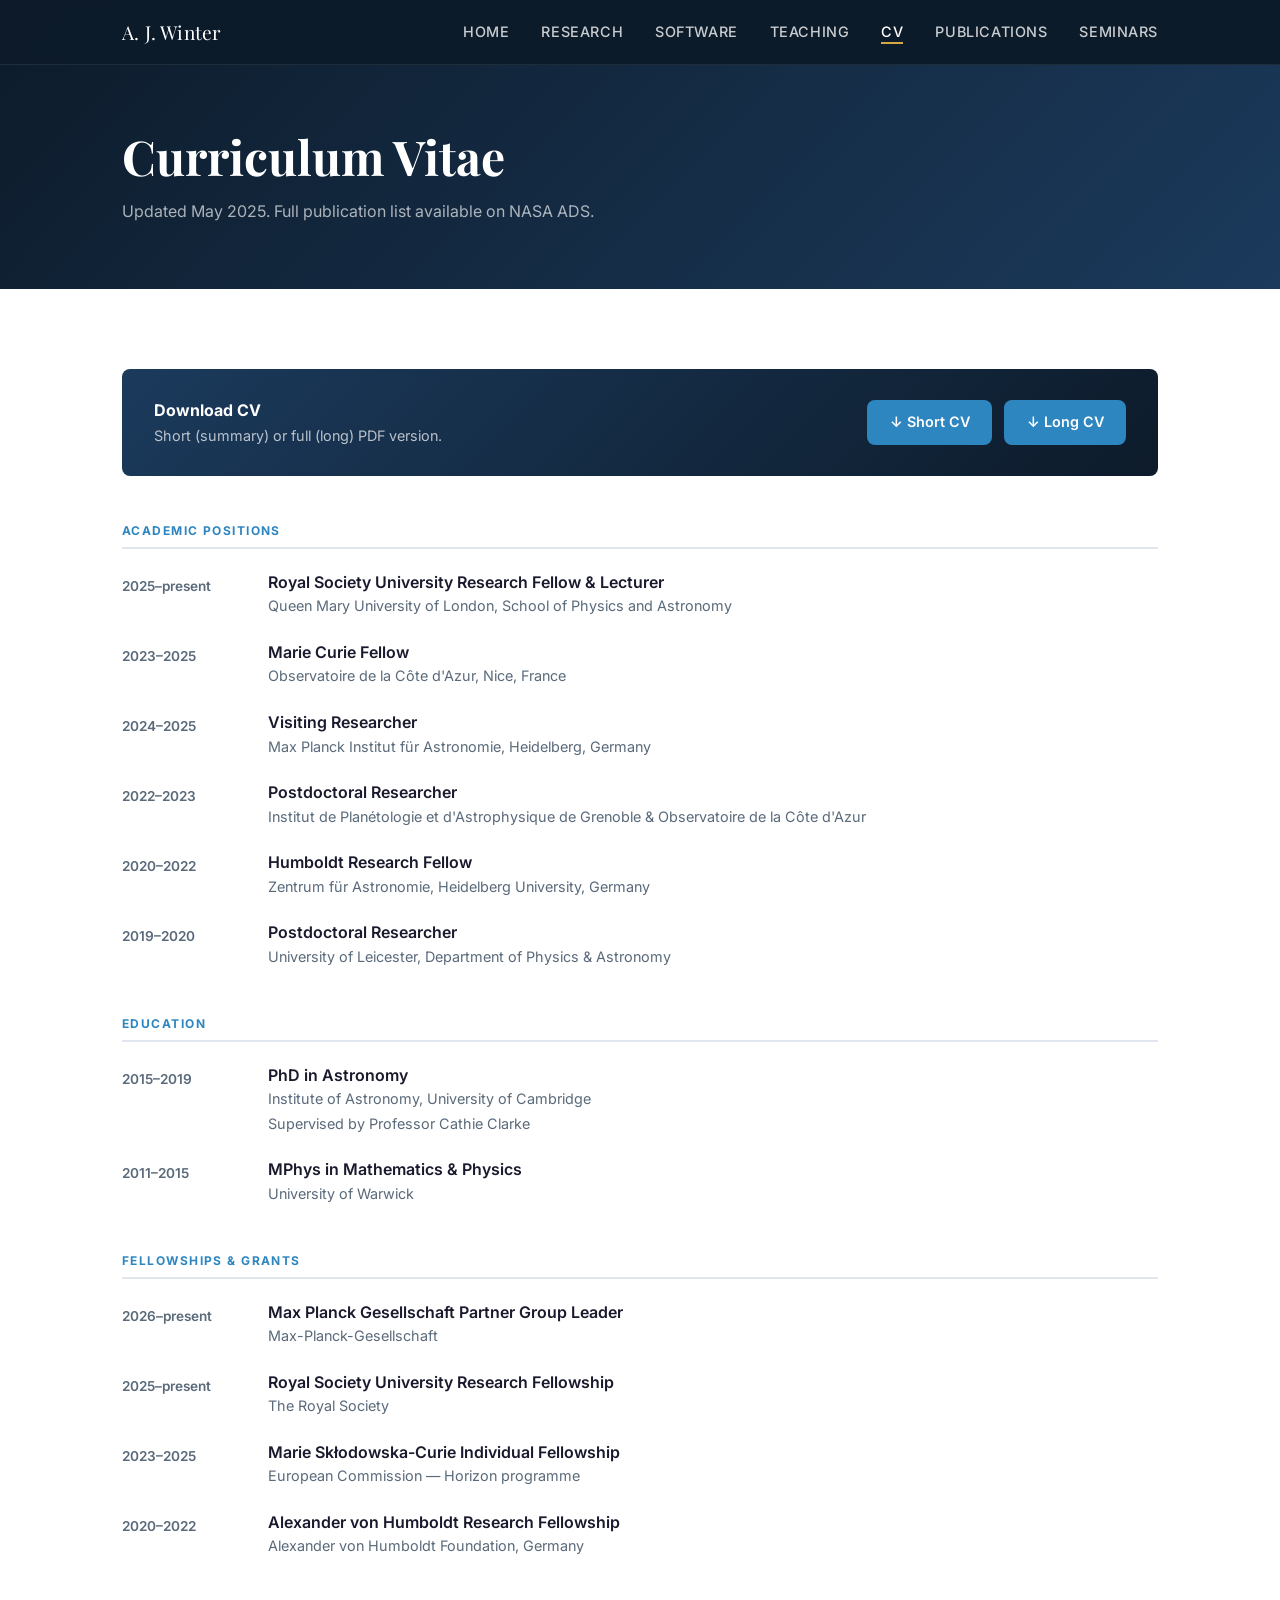
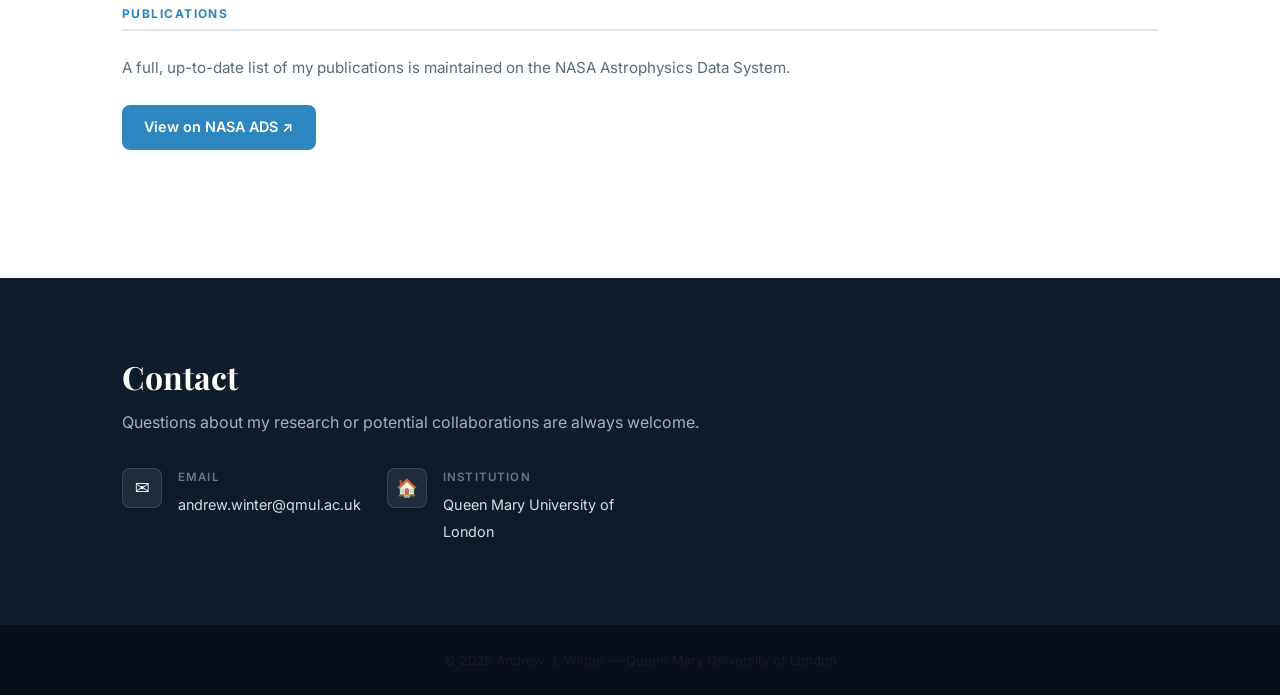
<file: cv.html>
<!DOCTYPE html>
<html lang="en">
<head>
  <meta charset="UTF-8">
  <meta name="viewport" content="width=device-width, initial-scale=1.0">
  <title>CV — A. J. Winter</title>
  <meta name="description" content="Curriculum vitae of Andrew J. Winter — positions, education, publications, fellowships, and grants.">
  <link rel="preconnect" href="https://fonts.googleapis.com">
  <link rel="preconnect" href="https://fonts.gstatic.com" crossorigin>
  <link href="https://fonts.googleapis.com/css2?family=Inter:wght@400;500;600;700&family=Playfair+Display:ital,wght@0,400;0,600;0,700;1,400&display=swap" rel="stylesheet">
  <link rel="stylesheet" href="css/style.css">
</head>
<body>

  <!-- Navigation -->
  <nav>
    <div class="nav-inner">
      <a href="index.html" class="nav-brand">A. J. Winter</a>
      <button class="nav-toggle" aria-label="Toggle menu" onclick="this.nextElementSibling.classList.toggle('open')">
        <span></span><span></span><span></span>
      </button>
      <ul class="nav-links">
        <li><a href="index.html">Home</a></li>
        <li><a href="research.html">Research</a></li>
        <li><a href="software.html">Software</a></li>
        <li><a href="teaching.html">Teaching</a></li>
        <li><a href="cv.html" class="active">CV</a></li>
        <li><a href="publications.html">Publications</a></li>
        <li><a href="seminars/">Seminars</a></li>
      </ul>
    </div>
  </nav>

  <!-- Page hero -->
  <header class="page-hero">
    <div class="container">
      <h1>Curriculum Vitae</h1>
      <p>Updated May 2025. Full publication list available on NASA ADS.</p>
    </div>
  </header>

  <main>
    <section>
      <div class="container">

        <!-- Download bar -->
        <div class="cv-download-bar">
          <div>
            <strong>Download CV</strong>
            <p>Short (summary) or full (long) PDF version.</p>
          </div>
          <div style="display:flex; gap:0.75rem; flex-wrap:wrap;">
            <a href="https://raw.githubusercontent.com/ajw278/cv/main/main.pdf" class="btn btn-primary" download="Andrew_Winter_CV_Short.pdf">&#8595; Short CV</a>
            <a href="https://raw.githubusercontent.com/ajw278/cv/main/main_long.pdf" class="btn btn-primary" download="Andrew_Winter_CV_Long.pdf">&#8595; Long CV</a>
          </div>
        </div>

        <!-- Positions -->
        <div class="cv-section">
          <h3>Academic Positions</h3>

          <div class="cv-entry">
            <span class="cv-year">2025–present</span>
            <div class="cv-entry-main">
              <h4>Royal Society University Research Fellow &amp; Lecturer</h4>
              <p>Queen Mary University of London, School of Physics and Astronomy</p>
            </div>
          </div>

          <div class="cv-entry">
            <span class="cv-year">2023–2025</span>
            <div class="cv-entry-main">
              <h4>Marie Curie Fellow</h4>
              <p>Observatoire de la Côte d'Azur, Nice, France</p>
            </div>
          </div>

          <div class="cv-entry">
            <span class="cv-year">2024–2025</span>
            <div class="cv-entry-main">
              <h4>Visiting Researcher</h4>
              <p>Max Planck Institut für Astronomie, Heidelberg, Germany</p>
            </div>
          </div>

          <div class="cv-entry">
            <span class="cv-year">2022–2023</span>
            <div class="cv-entry-main">
              <h4>Postdoctoral Researcher</h4>
              <p>Institut de Planétologie et d'Astrophysique de Grenoble &amp; Observatoire de la Côte d'Azur</p>
            </div>
          </div>

          <div class="cv-entry">
            <span class="cv-year">2020–2022</span>
            <div class="cv-entry-main">
              <h4>Humboldt Research Fellow</h4>
              <p>Zentrum für Astronomie, Heidelberg University, Germany</p>
            </div>
          </div>

          <div class="cv-entry">
            <span class="cv-year">2019–2020</span>
            <div class="cv-entry-main">
              <h4>Postdoctoral Researcher</h4>
              <p>University of Leicester, Department of Physics &amp; Astronomy</p>
            </div>
          </div>
        </div>

        <!-- Education -->
        <div class="cv-section">
          <h3>Education</h3>

          <div class="cv-entry">
            <span class="cv-year">2015–2019</span>
            <div class="cv-entry-main">
              <h4>PhD in Astronomy</h4>
              <p>Institute of Astronomy, University of Cambridge<br>
              Supervised by Professor Cathie Clarke</p>
            </div>
          </div>

          <div class="cv-entry">
            <span class="cv-year">2011–2015</span>
            <div class="cv-entry-main">
              <h4>MPhys in Mathematics &amp; Physics</h4>
              <p>University of Warwick</p>
            </div>
          </div>
        </div>

        <!-- Fellowships & Grants -->
        <div class="cv-section">
          <h3>Fellowships &amp; Grants</h3>

          <div class="cv-entry">
            <span class="cv-year">2026–present</span>
            <div class="cv-entry-main">
              <h4>Max Planck Gesellschaft Partner Group Leader</h4>
              <p>Max-Planck-Gesellschaft</p>
            </div>
          </div>

          <div class="cv-entry">
            <span class="cv-year">2025–present</span>
            <div class="cv-entry-main">
              <h4>Royal Society University Research Fellowship</h4>
              <p>The Royal Society</p>
            </div>
          </div>

          <div class="cv-entry">
            <span class="cv-year">2023–2025</span>
            <div class="cv-entry-main">
              <h4>Marie Skłodowska-Curie Individual Fellowship</h4>
              <p>European Commission — Horizon programme</p>
            </div>
          </div>

          <div class="cv-entry">
            <span class="cv-year">2020–2022</span>
            <div class="cv-entry-main">
              <h4>Alexander von Humboldt Research Fellowship</h4>
              <p>Alexander von Humboldt Foundation, Germany</p>
            </div>
          </div>
        </div>

        <!-- Publications -->
        <div class="cv-section">
          <h3>Publications</h3>

          <p style="color:var(--text-muted); margin-bottom:1.5rem; font-size:0.95rem;">
            A full, up-to-date list of my publications is maintained on the NASA Astrophysics Data System.
          </p>

          <a
            href="https://ui.adsabs.harvard.edu/user/libraries/PK0RWOWOTIKWfo-5Fck9sg"
            target="_blank"
            rel="noopener"
            class="btn btn-primary"
            style="display:inline-flex;"
          >
            View on NASA ADS &#8599;
          </a>
        </div>

      </div><!-- /container -->
    </section>
  </main>

  <!-- Contact -->
  <section class="contact-section">
    <div class="container">
      <h2 class="section-heading">Contact</h2>
      <p>Questions about my research or potential collaborations are always welcome.</p>
      <div class="contact-grid" style="margin-top:2rem;">
        <div class="contact-item">
          <div class="contact-icon">&#9993;</div>
          <div class="contact-item-text">
            <small>Email</small>
            <a href="mailto:andrew.winter@qmul.ac.uk">andrew.winter@qmul.ac.uk</a>
          </div>
        </div>
        <div class="contact-item">
          <div class="contact-icon">&#127968;</div>
          <div class="contact-item-text">
            <small>Institution</small>
            <span>Queen Mary University of London</span>
          </div>
        </div>
      </div>
    </div>
  </section>

  <footer>
    <p>&copy; 2025 Andrew J. Winter &mdash; Queen Mary University of London</p>
  </footer>

</body>
</html>
</file>
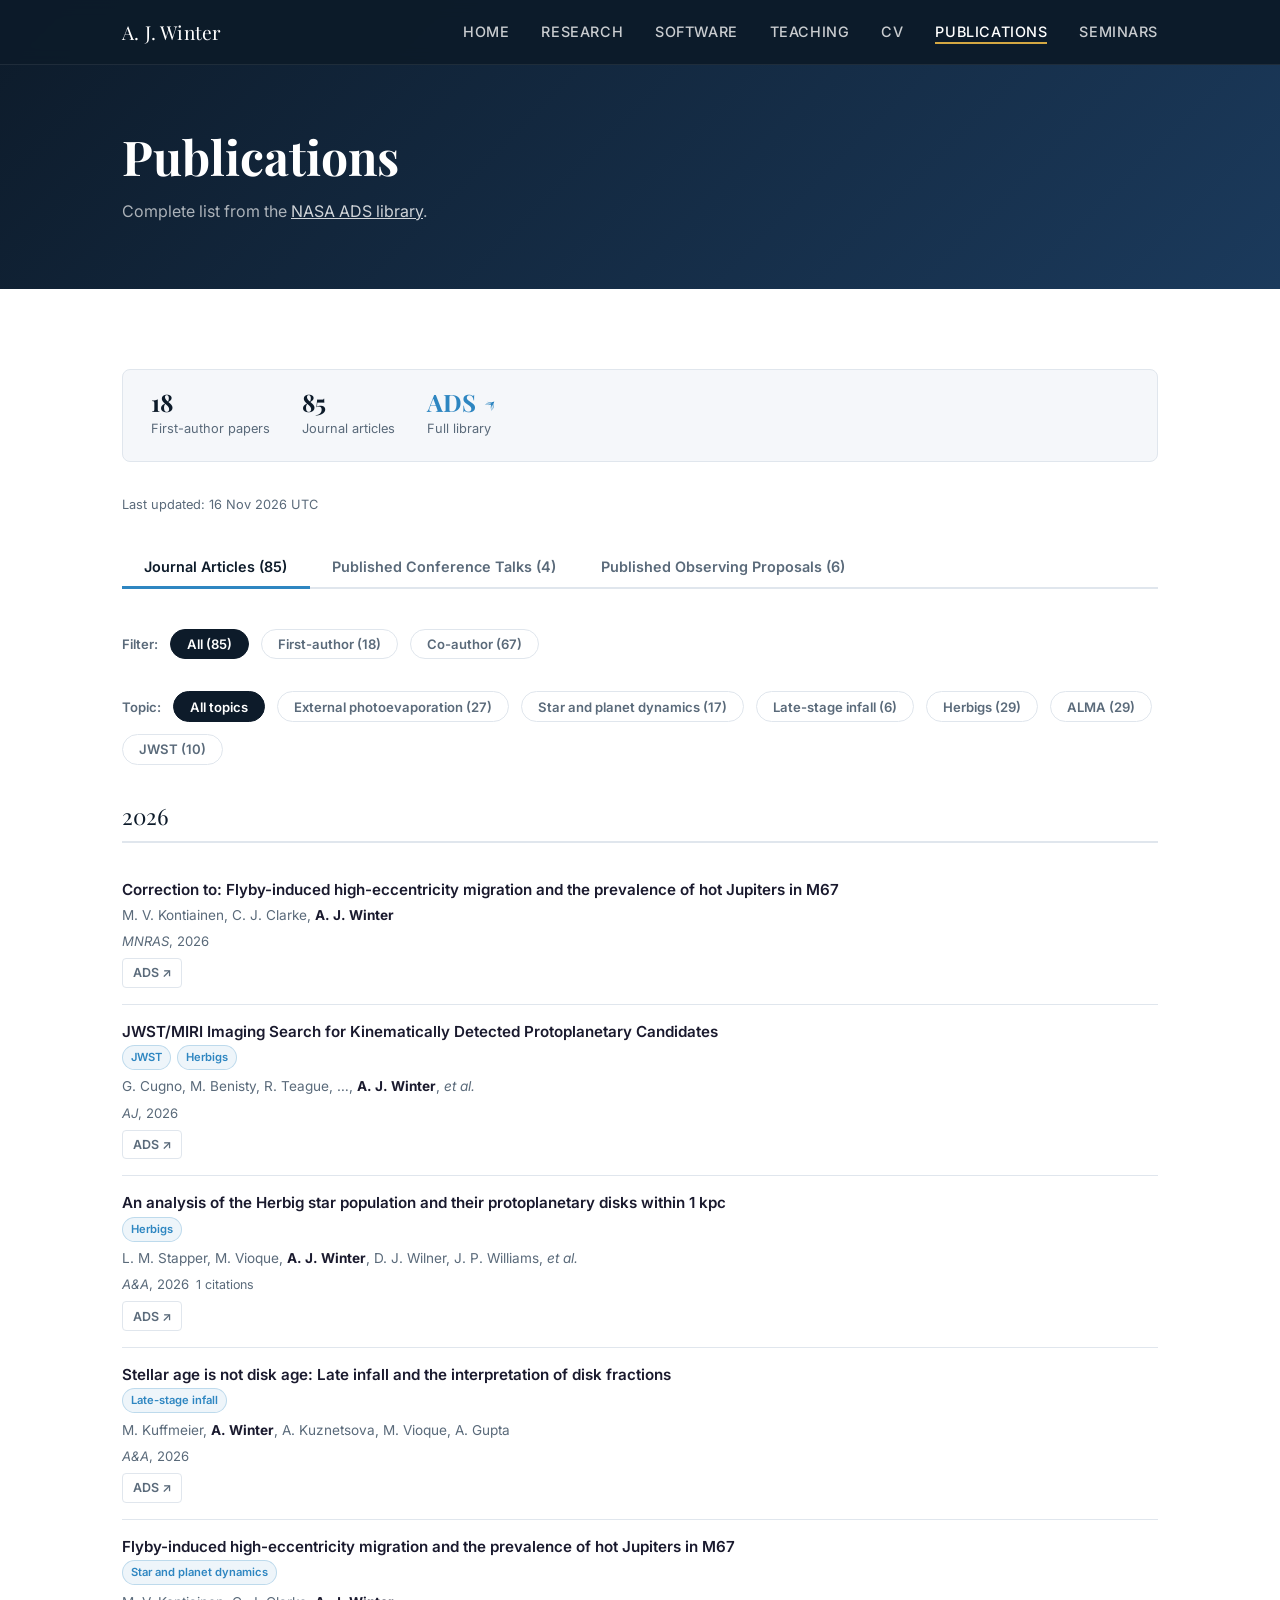
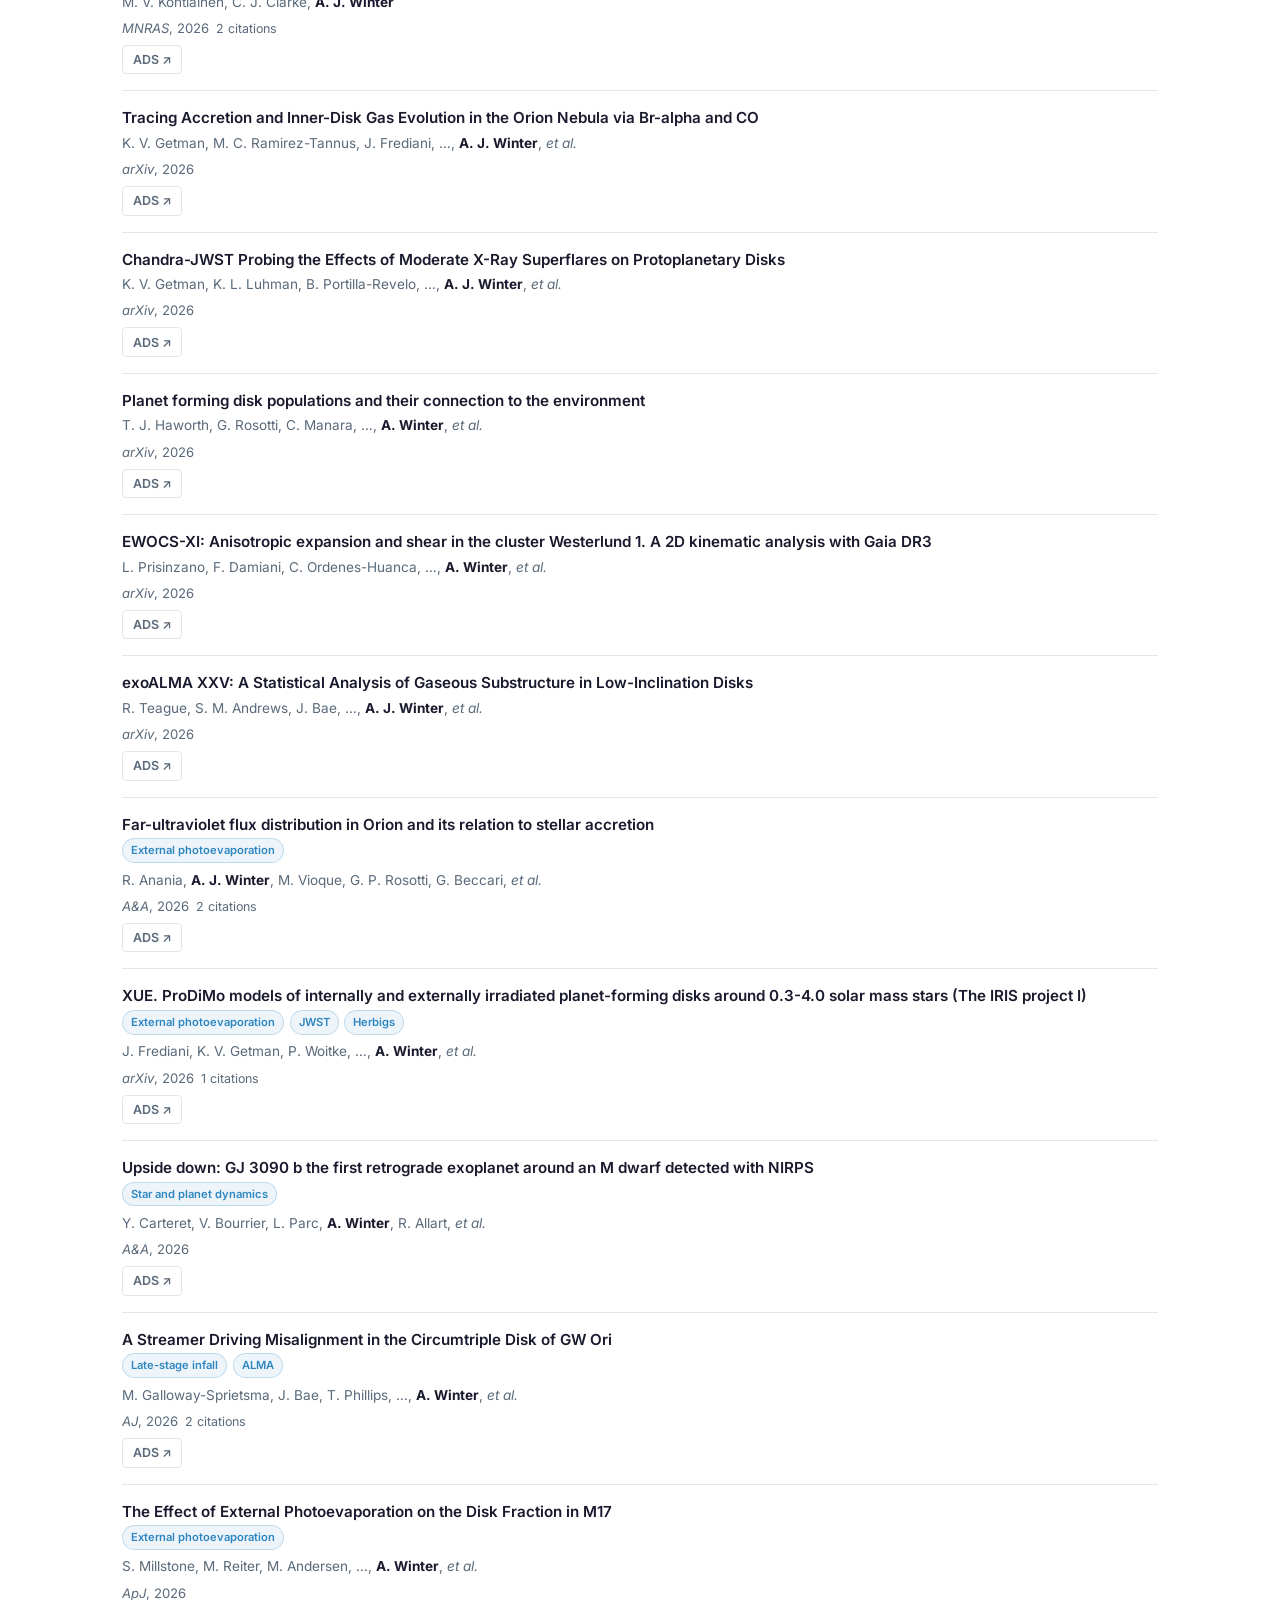
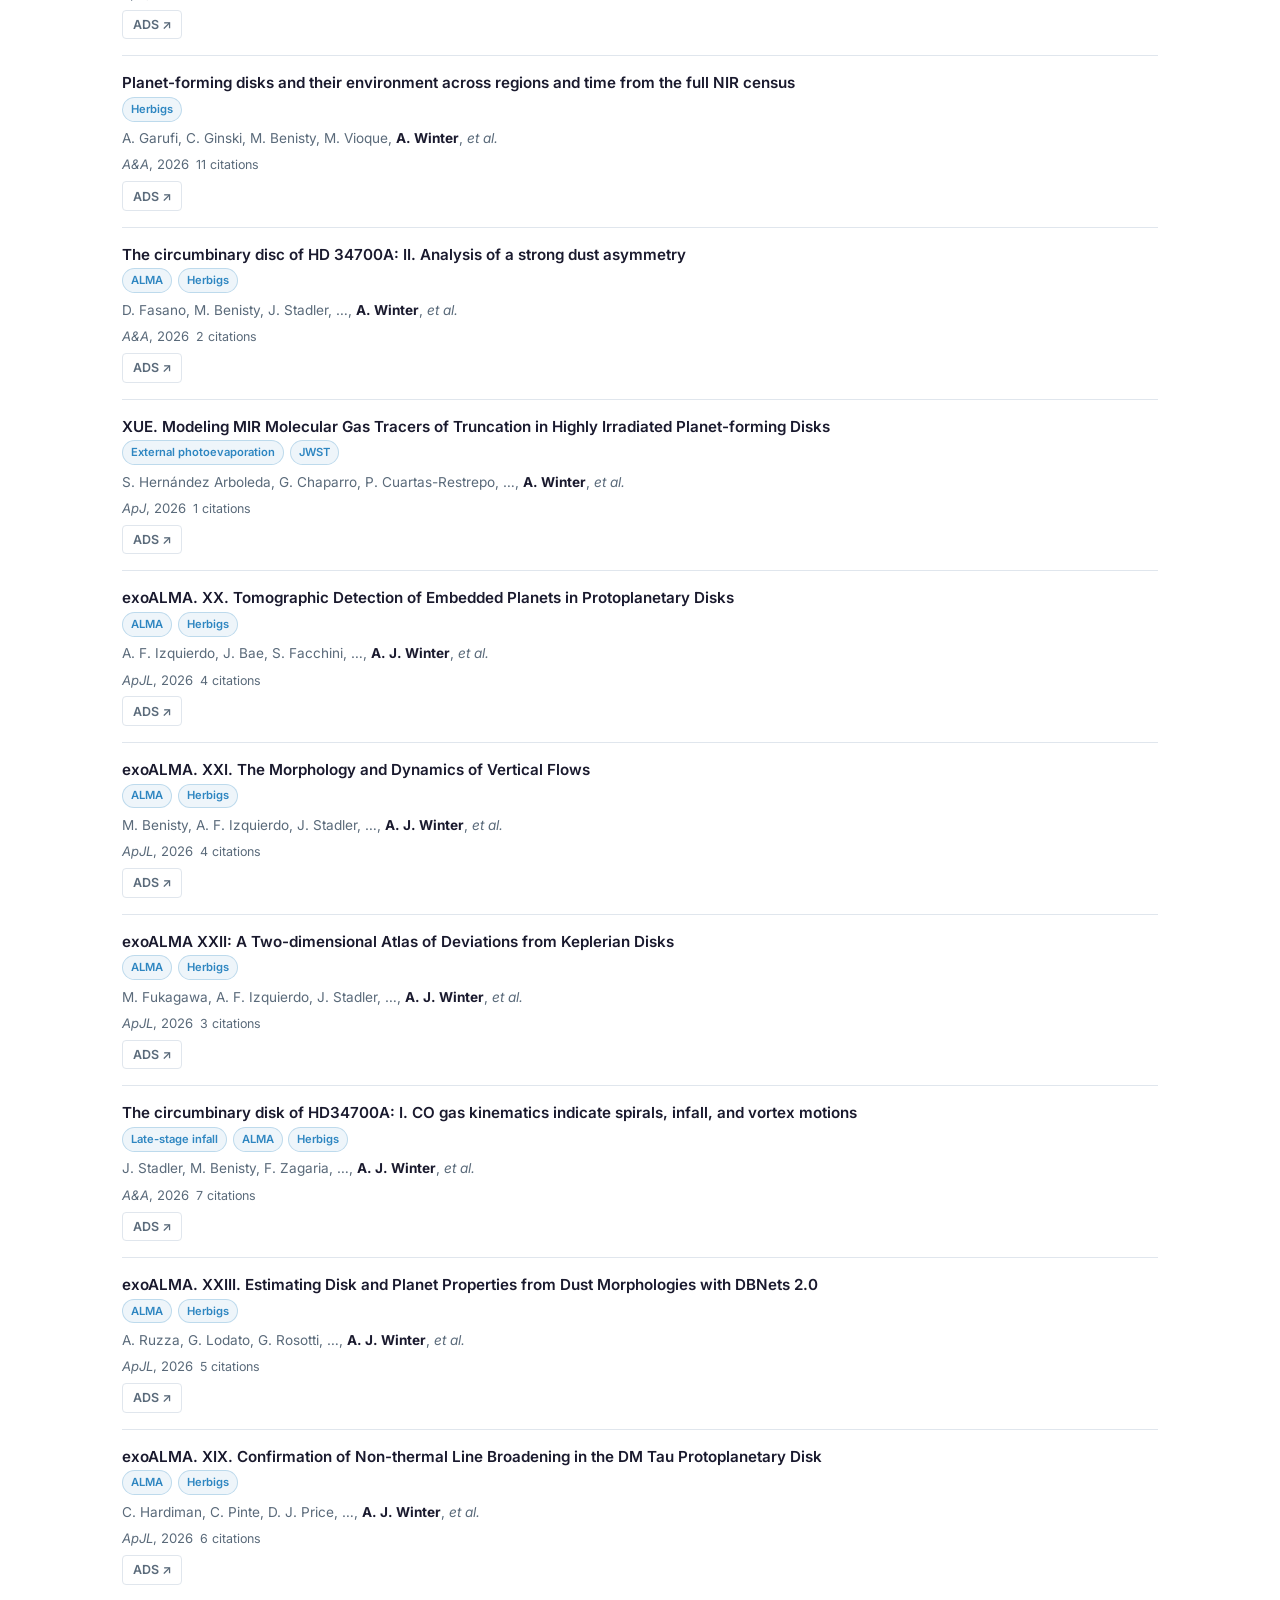
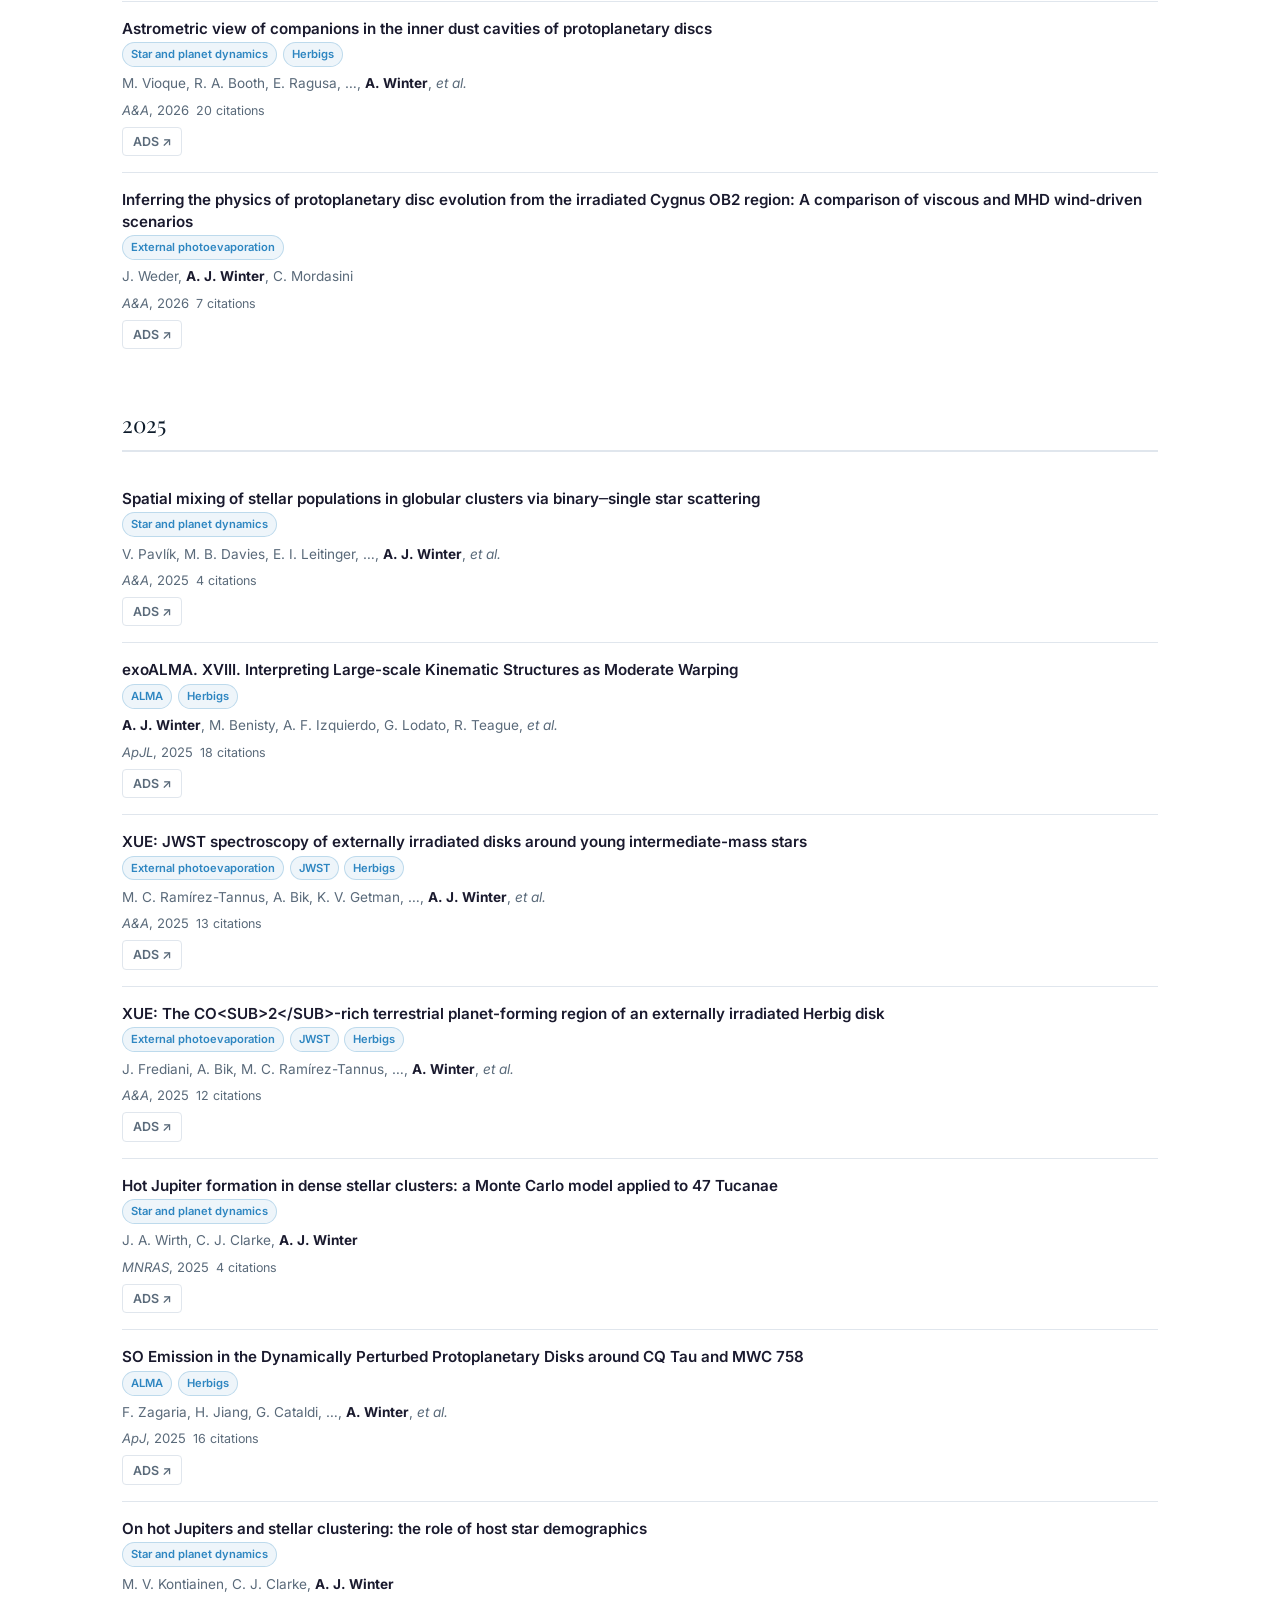
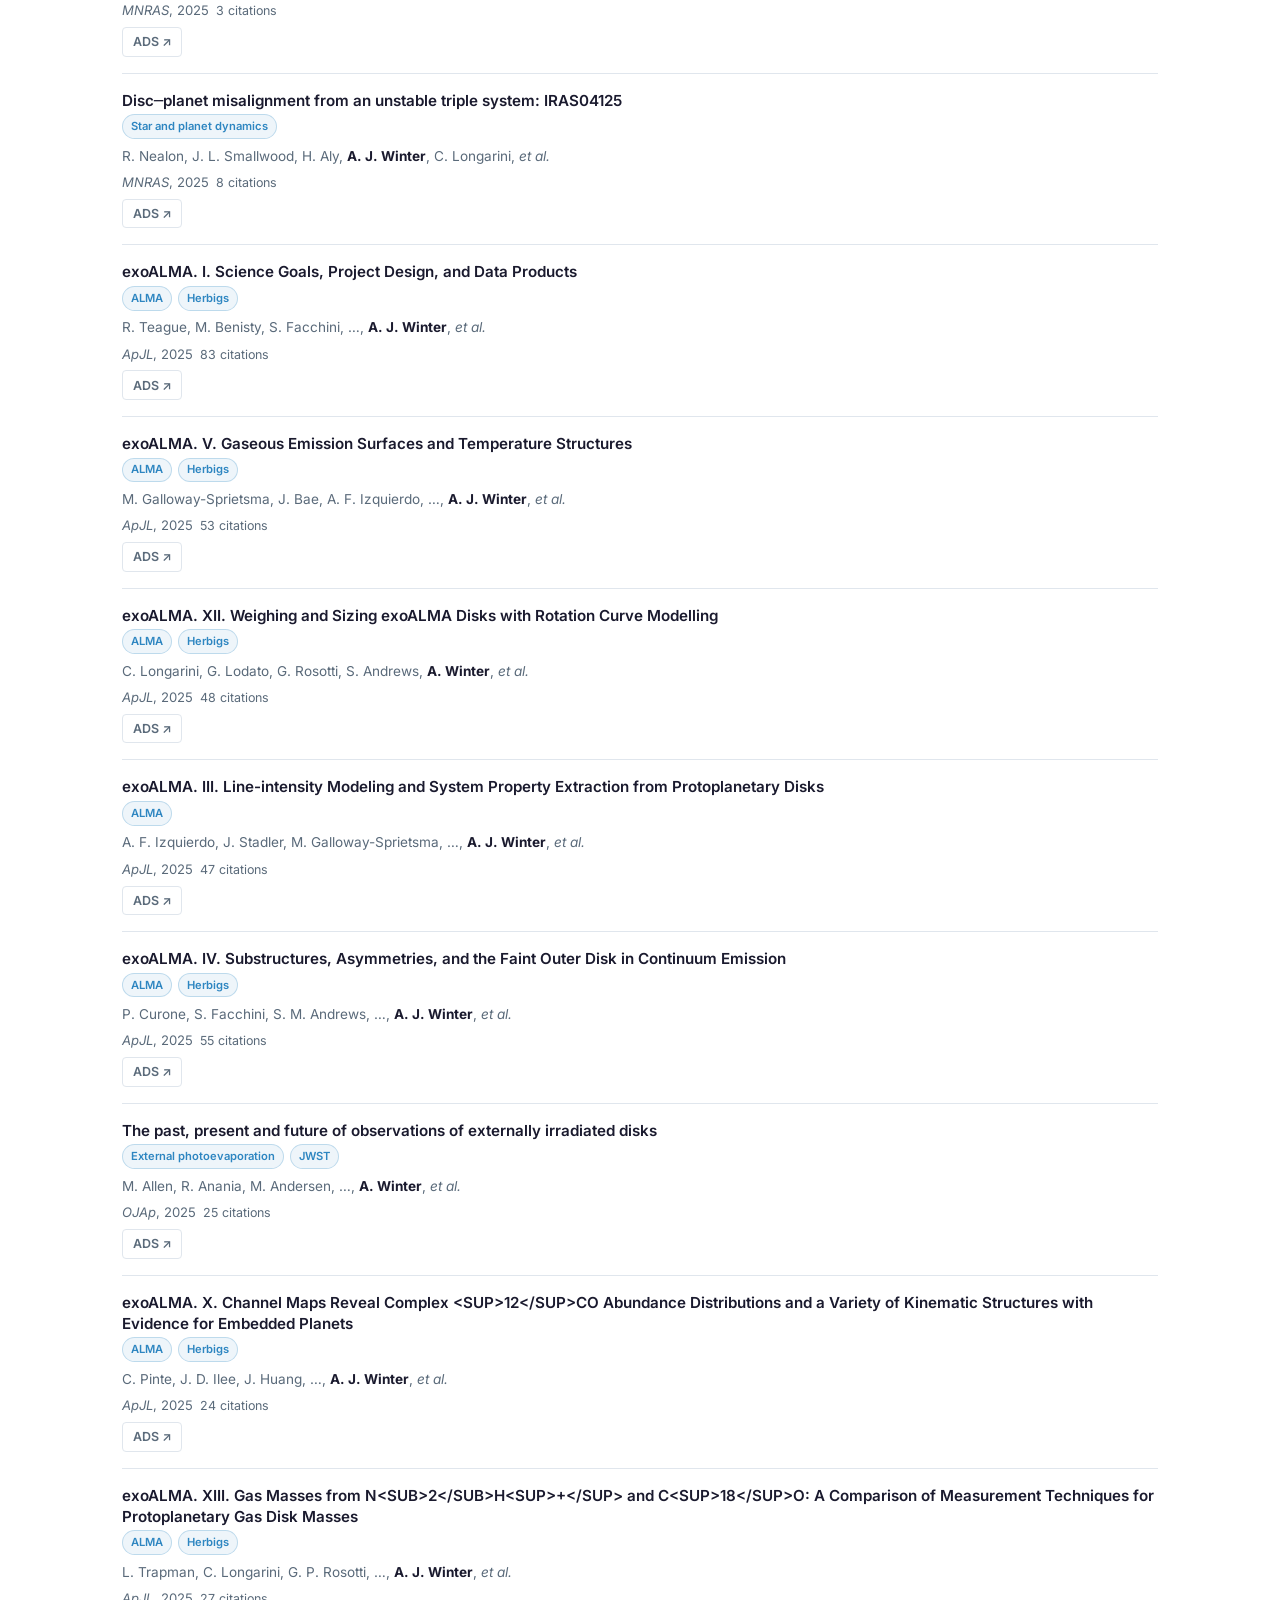
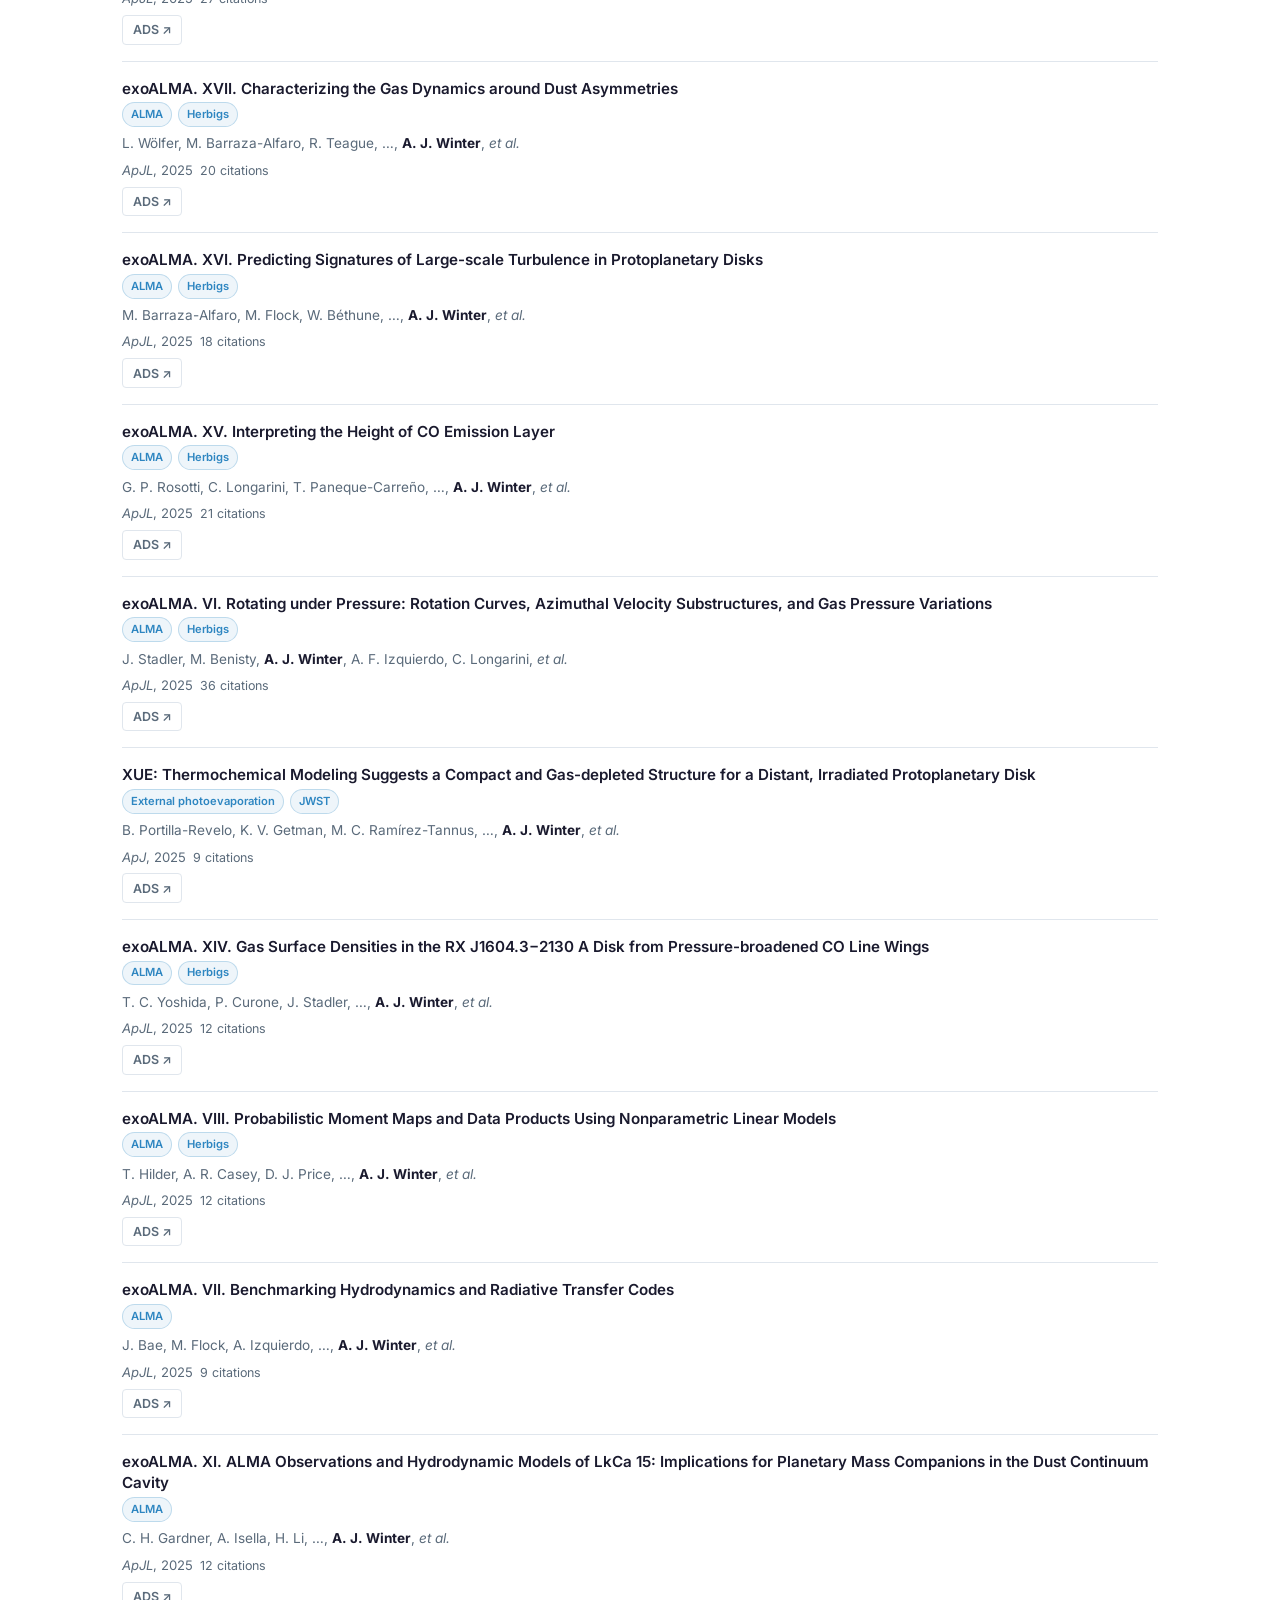
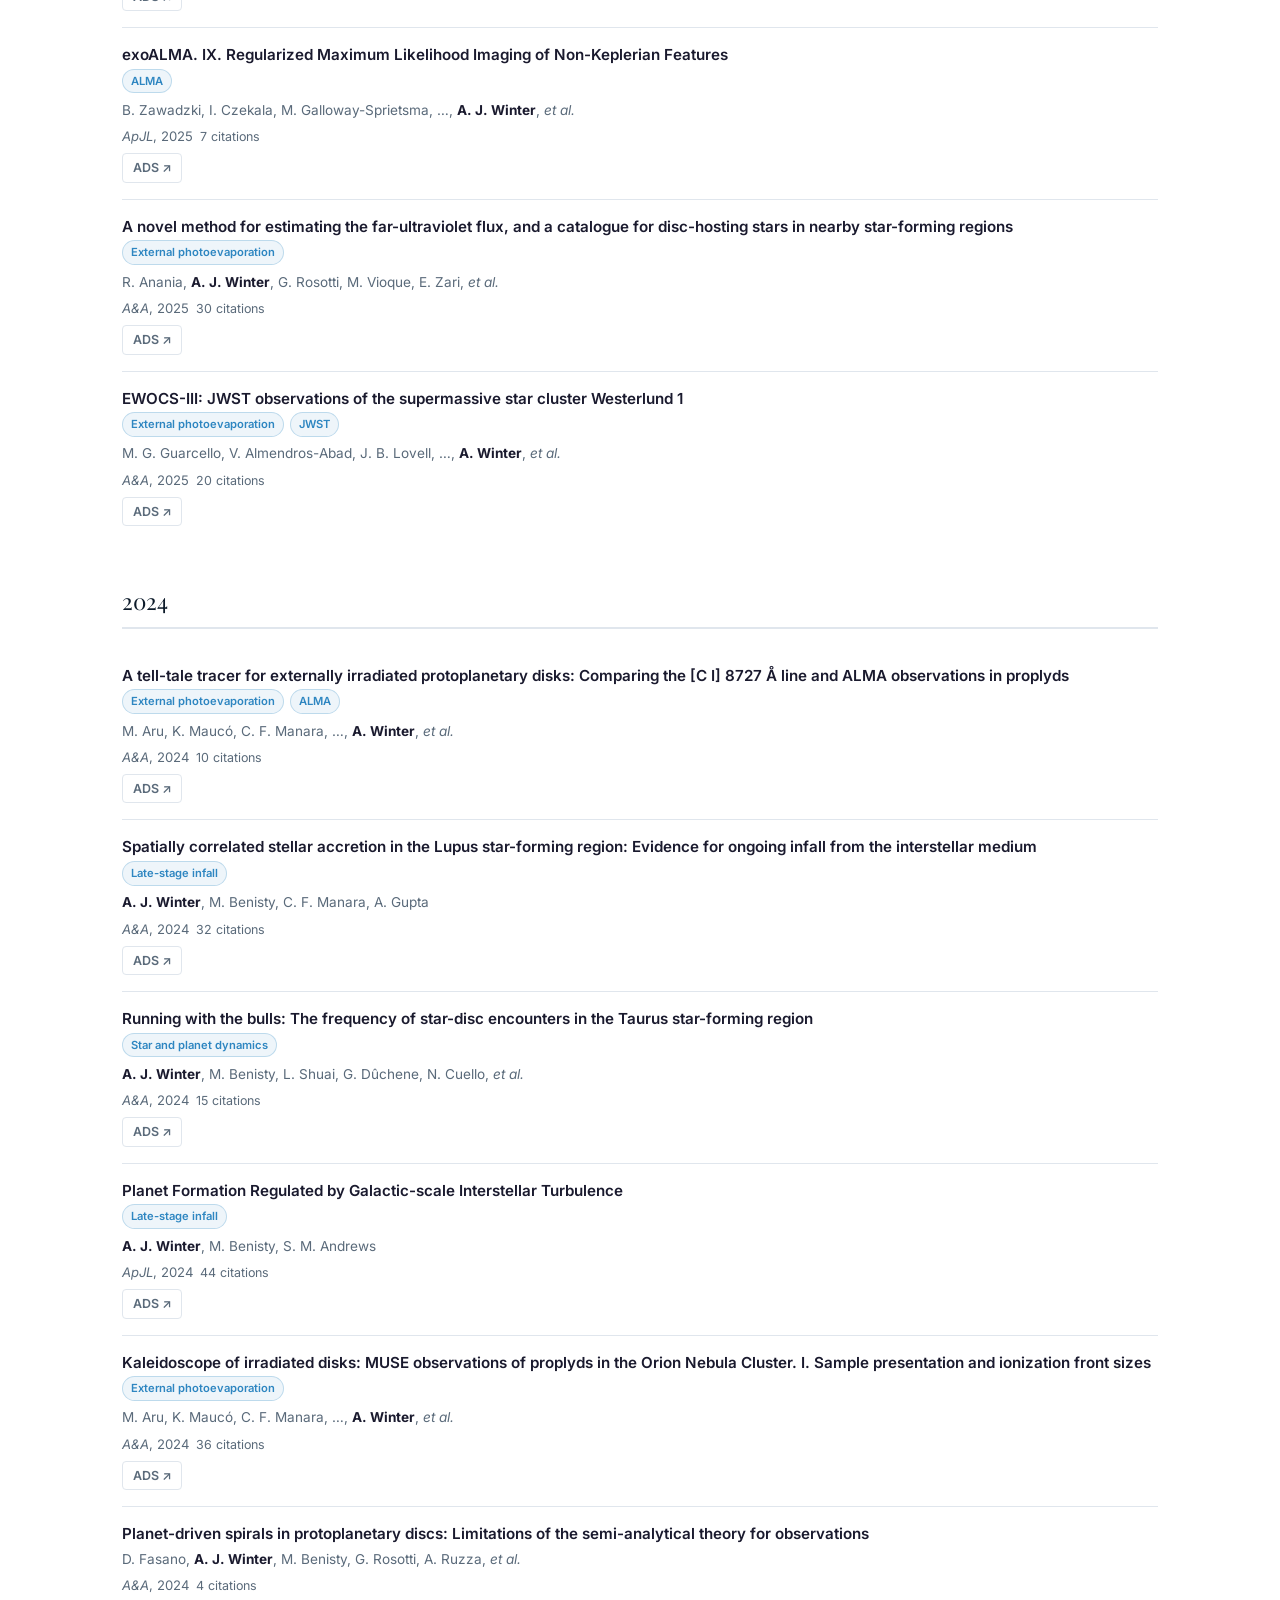
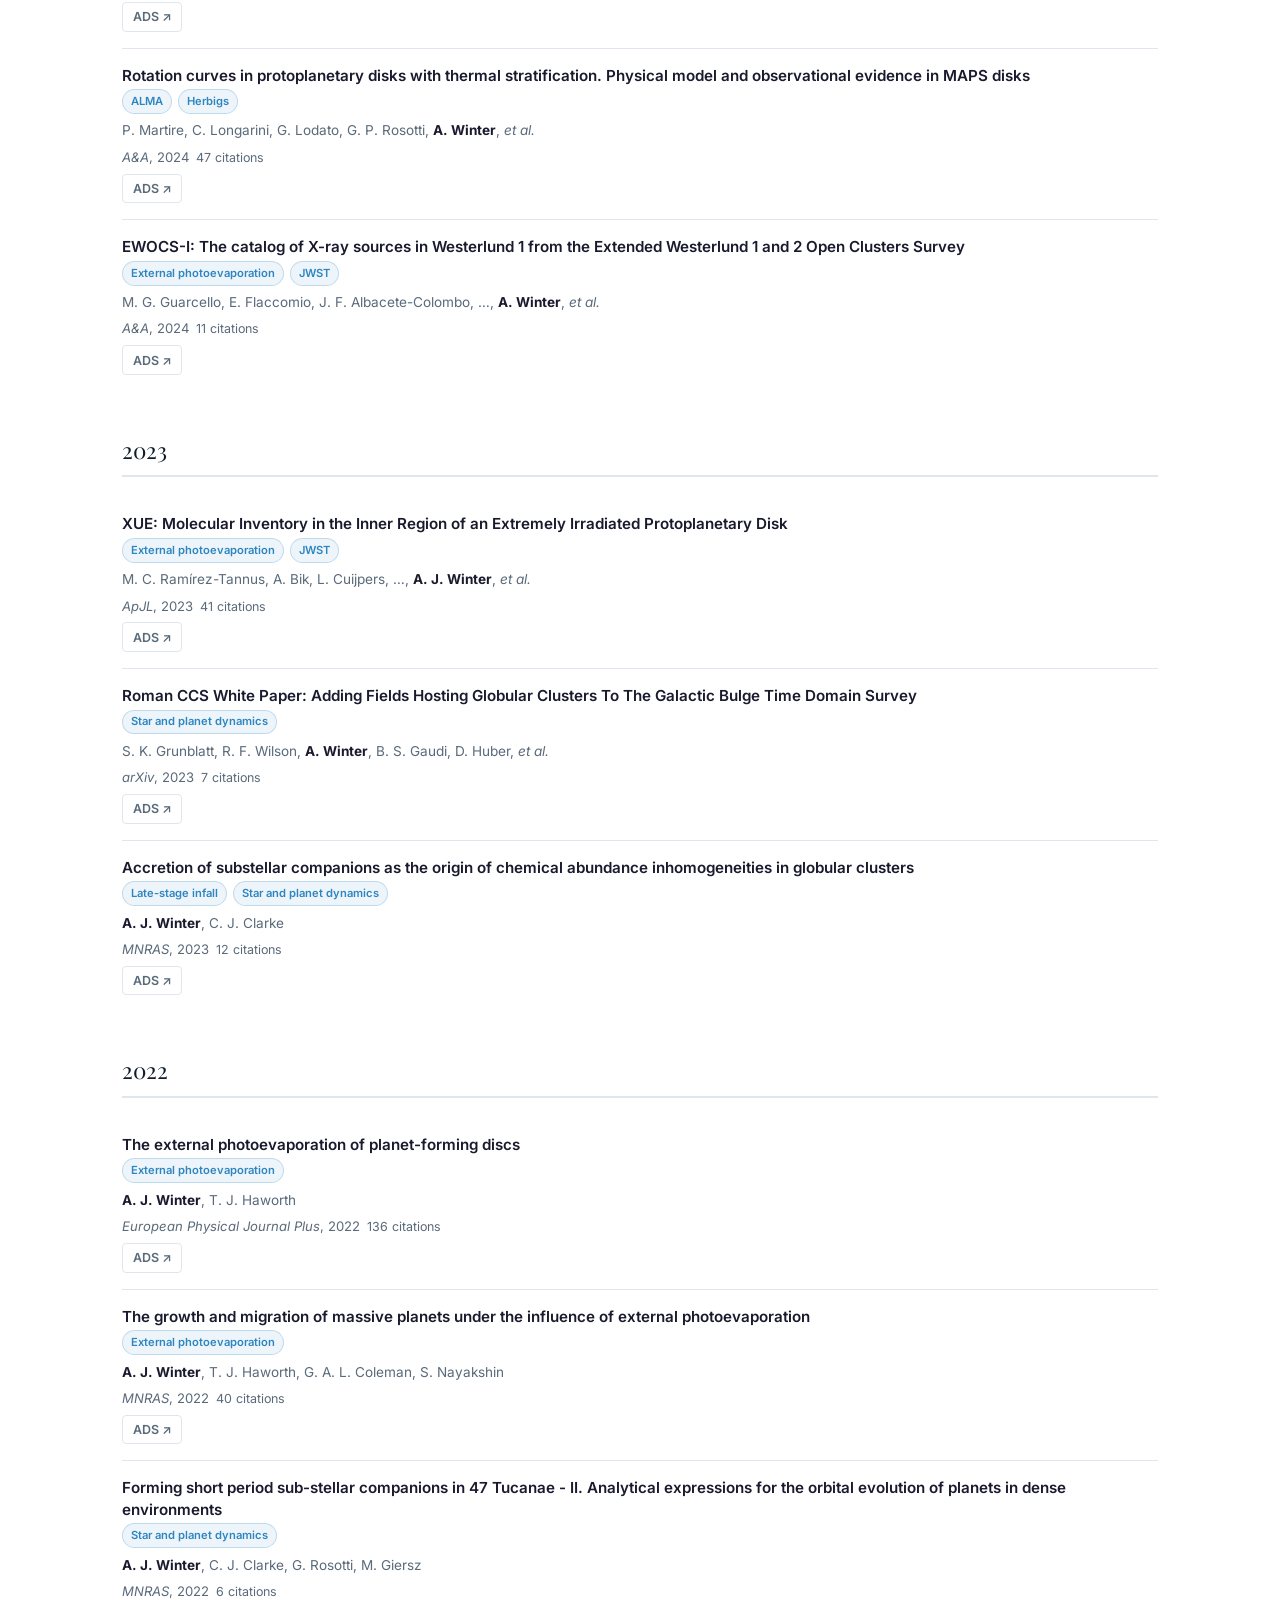
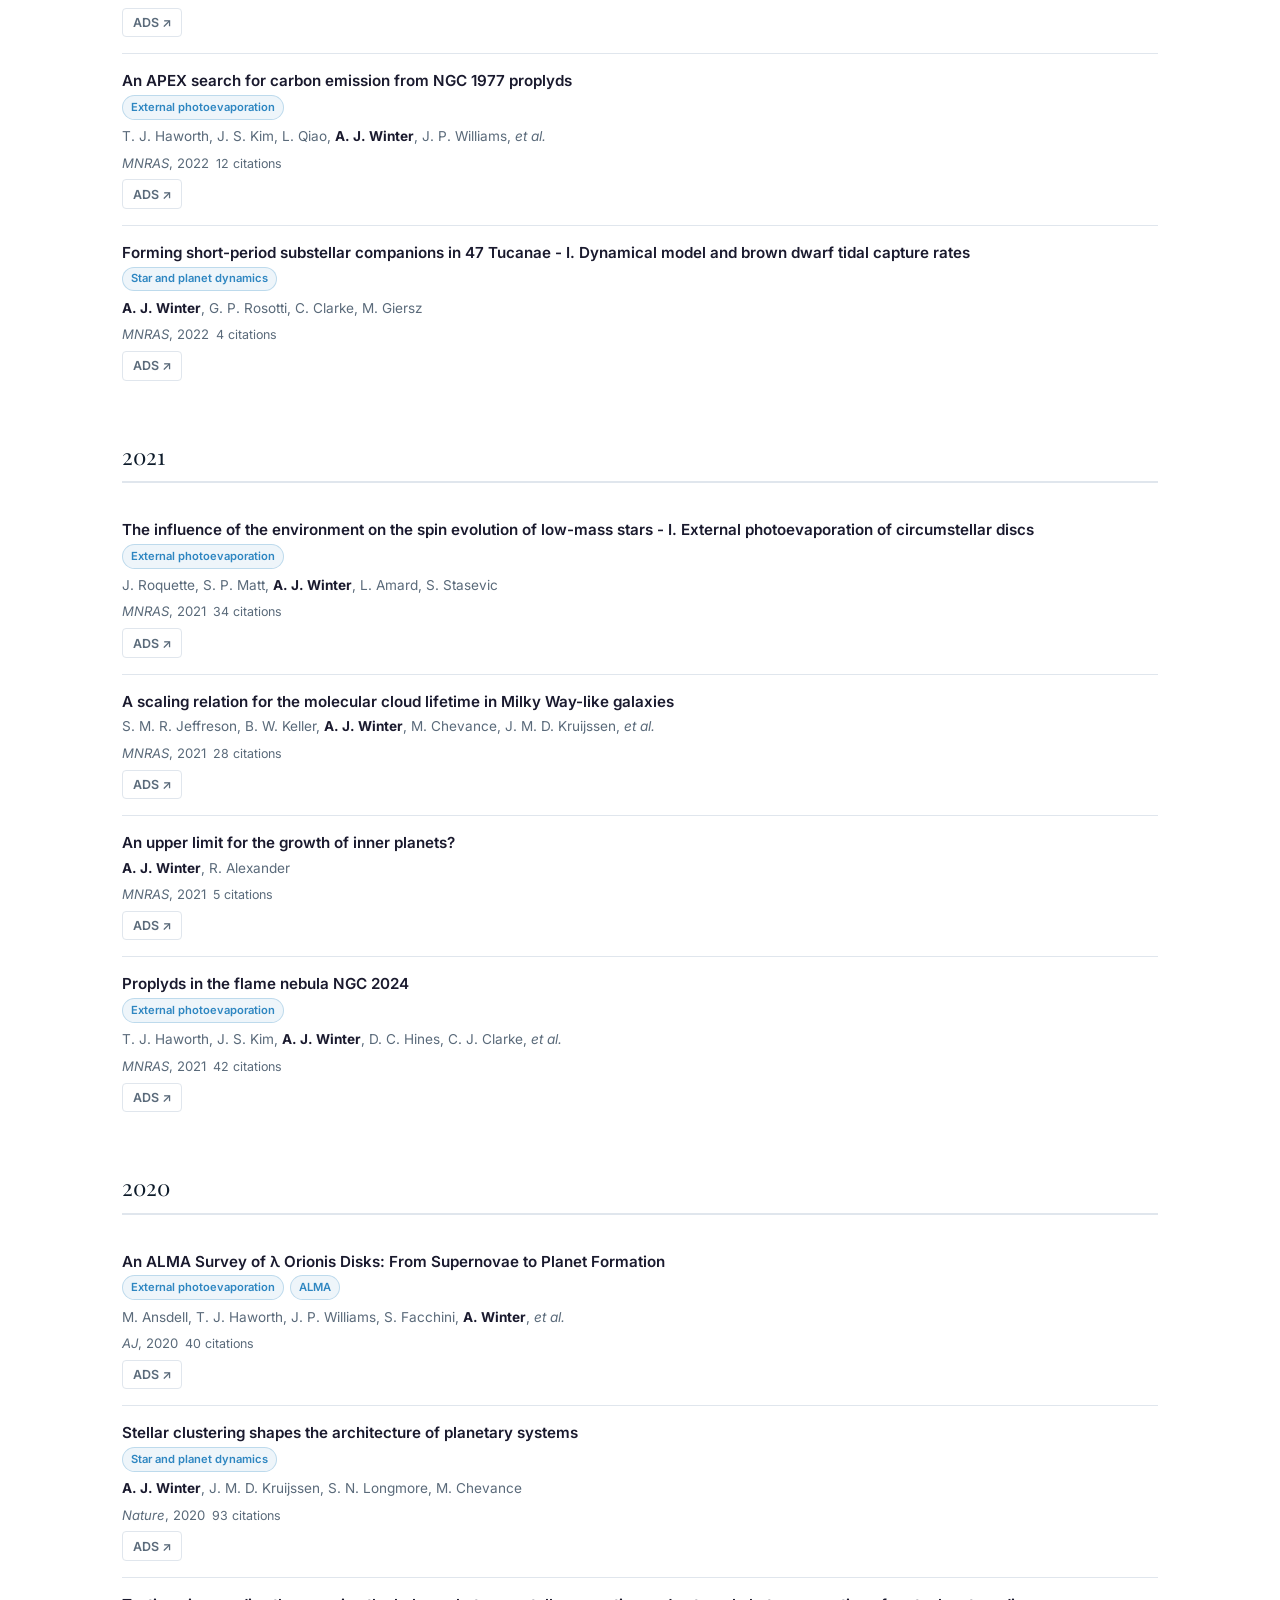
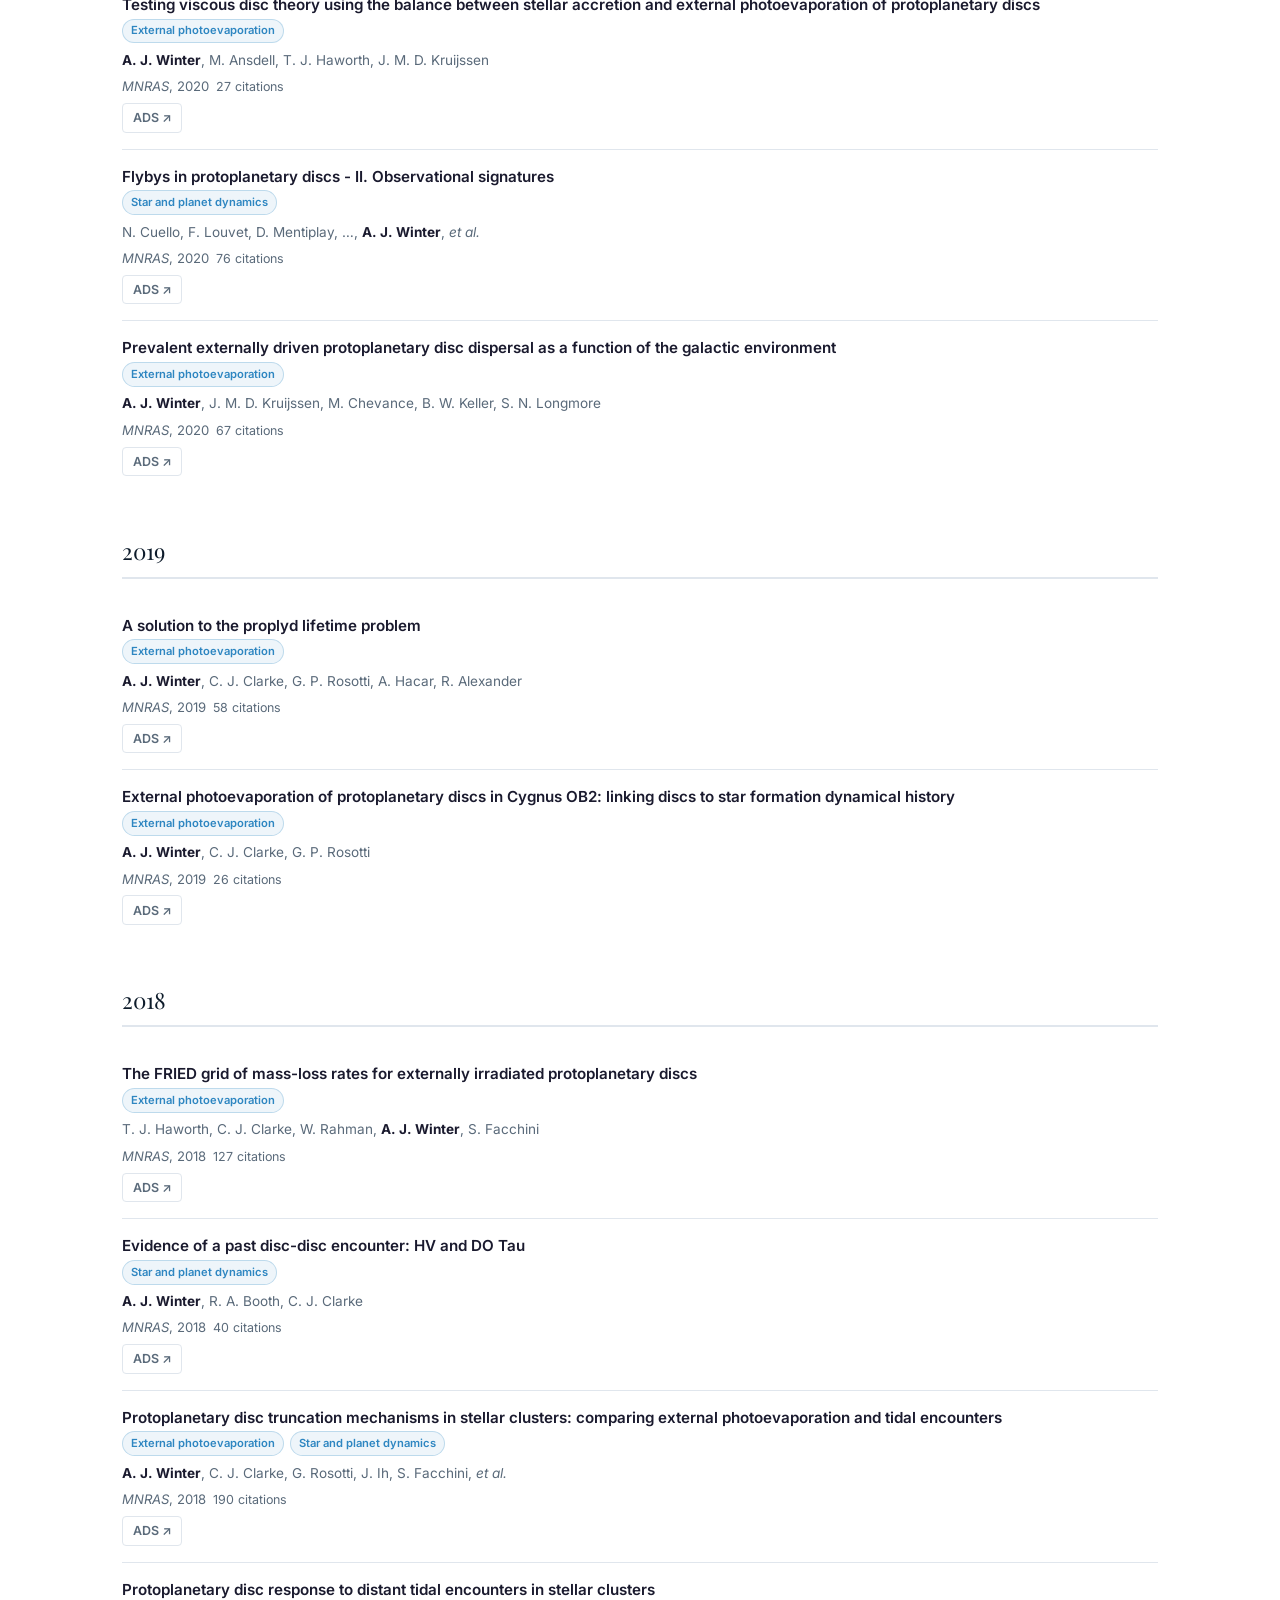
<file: publications.html>
<!DOCTYPE html>
<html lang="en">
<head>
  <meta charset="UTF-8">
  <meta name="viewport" content="width=device-width, initial-scale=1.0">
  <title>Publications — A. J. Winter</title>
  <meta name="description" content="Full publication list of Andrew J. Winter — astrophysicist at QMUL.">
  <link rel="preconnect" href="https://fonts.googleapis.com">
  <link rel="preconnect" href="https://fonts.gstatic.com" crossorigin>
  <link href="https://fonts.googleapis.com/css2?family=Inter:wght@400;500;600;700&family=Playfair+Display:ital,wght@0,400;0,600;0,700;1,400&display=swap" rel="stylesheet">
  <link rel="stylesheet" href="css/style.css">
  <style>
    /* ── tab nav ── */
    .tab-nav {
      display: flex; gap: 0; border-bottom: 2px solid var(--border);
      margin-bottom: 2.5rem; flex-wrap: wrap;
    }
    .tab-btn {
      padding: .65rem 1.4rem; border: none; background: transparent;
      font-family: var(--font-sans); font-size: .9rem; font-weight: 600;
      color: var(--text-muted); cursor: pointer; border-bottom: 3px solid transparent;
      margin-bottom: -2px; transition: all .2s;
    }
    .tab-btn:hover { color: var(--text); }
    .tab-btn.active { color: var(--navy); border-bottom-color: var(--accent); }
    /* ── filter bar ── */
    .pub-filter-bar {
      display: flex; align-items: center; gap: .75rem;
      flex-wrap: wrap; margin-bottom: 2rem;
    }
    .filter-btn {
      padding: .4rem 1rem; border-radius: 999px;
      border: 1.5px solid var(--border); background: transparent;
      font-size: .82rem; font-weight: 600; color: var(--text-muted);
      cursor: pointer; transition: all .2s; font-family: var(--font-sans);
    }
    .filter-btn:hover, .filter-btn.active {
      background: var(--navy); border-color: var(--navy); color: #fff;
    }
    /* ── stats ── */
    .pub-stats {
      display: flex; gap: 2rem; flex-wrap: wrap;
      background: var(--bg-light); border: 1px solid var(--border);
      border-radius: var(--radius); padding: 1.25rem 1.75rem; margin-bottom: 2rem;
    }
    .pub-stat strong { display: block; font-size: 1.5rem; font-family: var(--font-serif); color: var(--navy); line-height: 1; }
    .pub-stat span { font-size: .8rem; color: var(--text-muted); }
    /* ── year groups + entries ── */
    .pub-year-group { margin-bottom: 2.5rem; }
    .pub-year-label {
      font-family: var(--font-serif); font-size: 1.4rem; color: var(--navy);
      border-bottom: 2px solid var(--border); padding-bottom: .4rem; margin-bottom: 1.25rem;
    }
    .pub-entry {
      padding: 1rem 0; border-bottom: 1px solid var(--border);
      transition: background .15s;
    }
    .pub-entry:last-child { border-bottom: none; }
    .pub-entry:hover {
      background: var(--bg-light);
      margin: 0 -.75rem; padding-left: .75rem; padding-right: .75rem;
      border-radius: 6px;
    }
    .pub-tags    { display: flex; gap: .35rem; flex-wrap: wrap; margin: .15rem 0 .35rem; }
    .pub-tag {
      font-size: .7rem; font-weight: 600; padding: .12rem .5rem; border-radius: 999px;
      background: rgba(46,134,193,.08); color: var(--accent); border: 1px solid rgba(46,134,193,.25);
    }
    .pub-title   { font-weight: 600; font-size: .95rem; color: var(--text); line-height: 1.4; margin-bottom: .2rem; }
    .pub-authors { font-size: .85rem; color: var(--text-muted); margin-bottom: .2rem; }
    .pub-authors strong { color: var(--text); }
    .pub-journal { font-size: .82rem; color: var(--text-muted); margin-bottom: .35rem; }
    .pub-cites   { font-style: normal; font-size: .78rem; color: var(--text-muted); }
    .pub-links   { display: flex; gap: .5rem; flex-wrap: wrap; }
    .pub-link {
      display: inline-flex; align-items: center; gap: .25rem;
      font-size: .78rem; font-weight: 600; padding: .2rem .6rem;
      border-radius: 4px; border: 1px solid var(--border);
      color: var(--text-muted); background: var(--bg); transition: all .15s;
    }
    .pub-link:hover { border-color: var(--accent); color: var(--accent); background: rgba(46,134,193,.05); }
    .updated-note { font-size: .8rem; color: var(--text-muted); margin-bottom: 2rem; }
  </style>
</head>
<body>

  <nav>
    <div class="nav-inner">
      <a href="index.html" class="nav-brand">A. J. Winter</a>
      <button class="nav-toggle" aria-label="Toggle menu"
              onclick="this.nextElementSibling.classList.toggle('open')">
        <span></span><span></span><span></span>
      </button>
      <ul class="nav-links">
        <li><a href="index.html">Home</a></li>
        <li><a href="research.html">Research</a></li>
        <li><a href="software.html">Software</a></li>
        <li><a href="teaching.html">Teaching</a></li>
        <li><a href="cv.html">CV</a></li>
        <li><a href="publications.html" class="active">Publications</a></li>
        <li><a href="seminars/">Seminars</a></li>
      </ul>
    </div>
  </nav>

  <header class="page-hero">
    <div class="container">
      <h1>Publications</h1>
      <p>Complete list from the
         <a href="https://ui.adsabs.harvard.edu/user/libraries/PK0RWOWOTIKWfo-5Fck9sg"
            target="_blank" rel="noopener"
            style="color:rgba(255,255,255,.8);text-decoration:underline;">NASA ADS library</a>.</p>
    </div>
  </header>

  <main>
    <section>
      <div class="container">

        <div class="pub-stats">
          <div class="pub-stat">
            <strong>18</strong>
            <span>First-author papers</span>
          </div>
          <div class="pub-stat">
            <strong>85</strong>
            <span>Journal articles</span>
          </div>
          <div class="pub-stat">
            <strong><a href="https://ui.adsabs.harvard.edu/user/libraries/PK0RWOWOTIKWfo-5Fck9sg"
                       target="_blank" rel="noopener">ADS &#8599;</a></strong>
            <span>Full library</span>
          </div>
        </div>

        <p class="updated-note">Last updated: 16 Nov 2026 UTC</p>

        <!-- Tab navigation -->
        <div class="tab-nav">
          <button class="tab-btn active" onclick="switchTab('articles', this)">
            Journal Articles (85)
          </button>
          <button class="tab-btn" onclick="switchTab('conferences', this)">
            Published Conference Talks (4)
          </button>
          <button class="tab-btn" onclick="switchTab('proposals', this)">
            Published Observing Proposals (6)
          </button>
        </div>

      <!-- ===== TAB: Journal Articles ===== -->
      <div id="tab-articles" class="tab-panel" style="display:none;">

        <div class="pub-filter-bar">
          <span style="font-size:.82rem;color:var(--text-muted);font-weight:600;">Filter:</span>
          <button class="filter-btn author-btn active" onclick="filterPubs('articles','all',this)">All (85)</button>
          <button class="filter-btn author-btn" onclick="filterPubs('articles','first',this)">First-author (18)</button>
          <button class="filter-btn author-btn" onclick="filterPubs('articles','coauth',this)">Co-author (67)</button>
        </div>
        <div class="pub-filter-bar">
          <span style="font-size:.82rem;color:var(--text-muted);font-weight:600;">Topic:</span>
          <button class="filter-btn topic-btn active" onclick="filterTopic('articles','all',this)">All topics</button>
          <button class="filter-btn topic-btn" onclick="filterTopic('articles','external-photoevaporation',this)">External photoevaporation (27)</button>
          <button class="filter-btn topic-btn" onclick="filterTopic('articles','star-and-planet-dynamics',this)">Star and planet dynamics (17)</button>
          <button class="filter-btn topic-btn" onclick="filterTopic('articles','late-stage-infall',this)">Late-stage infall (6)</button>
          <button class="filter-btn topic-btn" onclick="filterTopic('articles','herbigs',this)">Herbigs (29)</button>
          <button class="filter-btn topic-btn" onclick="filterTopic('articles','alma',this)">ALMA (29)</button>
          <button class="filter-btn topic-btn" onclick="filterTopic('articles','jwst',this)">JWST (10)</button>
        </div>
        
        <div class="pub-year-group">
          <div class="pub-year-label">2026</div>
          <div class="pub-entry" data-type="coauth" data-tags="">
            <div>
              <div class="pub-title">Correction to: Flyby-induced high-eccentricity migration and the prevalence of hot Jupiters in M67</div>
              
              <div class="pub-authors">M. V. Kontiainen, C. J. Clarke, <strong>A. J. Winter</strong></div>
              <div class="pub-journal"><em>MNRAS</em>, 2026</div>
              <div class="pub-links">
                <a href="https://ui.adsabs.harvard.edu/abs/2026MNRAS.553g1959K/abstract" target="_blank" rel="noopener" class="pub-link">ADS &#8599;</a>
              </div>
            </div>
          </div>
          <div class="pub-entry" data-type="coauth" data-tags="jwst herbigs">
            <div>
              <div class="pub-title">JWST/MIRI Imaging Search for Kinematically Detected Protoplanetary Candidates</div>
              <div class="pub-tags"><span class="pub-tag">JWST</span><span class="pub-tag">Herbigs</span></div>
              <div class="pub-authors">G. Cugno, M. Benisty, R. Teague, &hellip;, <strong>A. J. Winter</strong>, <em>et al.</em></div>
              <div class="pub-journal"><em>AJ</em>, 2026</div>
              <div class="pub-links">
                <a href="https://ui.adsabs.harvard.edu/abs/2026AJ....172..259C/abstract" target="_blank" rel="noopener" class="pub-link">ADS &#8599;</a>
              </div>
            </div>
          </div>
          <div class="pub-entry" data-type="coauth" data-tags="herbigs">
            <div>
              <div class="pub-title">An analysis of the Herbig star population and their protoplanetary disks within 1 kpc</div>
              <div class="pub-tags"><span class="pub-tag">Herbigs</span></div>
              <div class="pub-authors">L. M. Stapper, M. Vioque, <strong>A. J. Winter</strong>, D. J. Wilner, J. P. Williams, <em>et al.</em></div>
              <div class="pub-journal"><em>A&amp;A</em>, 2026&ensp;<span class="pub-cites">1 citations</span></div>
              <div class="pub-links">
                <a href="https://ui.adsabs.harvard.edu/abs/2026A%26A...714A.424S/abstract" target="_blank" rel="noopener" class="pub-link">ADS &#8599;</a>
              </div>
            </div>
          </div>
          <div class="pub-entry" data-type="coauth" data-tags="late-stage-infall">
            <div>
              <div class="pub-title">Stellar age is not disk age: Late infall and the interpretation of disk fractions</div>
              <div class="pub-tags"><span class="pub-tag">Late-stage infall</span></div>
              <div class="pub-authors">M. Kuffmeier, <strong>A. Winter</strong>, A. Kuznetsova, M. Vioque, A. Gupta</div>
              <div class="pub-journal"><em>A&amp;A</em>, 2026</div>
              <div class="pub-links">
                <a href="https://ui.adsabs.harvard.edu/abs/2026A%26A...714L...6K/abstract" target="_blank" rel="noopener" class="pub-link">ADS &#8599;</a>
              </div>
            </div>
          </div>
          <div class="pub-entry" data-type="coauth" data-tags="star-and-planet-dynamics">
            <div>
              <div class="pub-title">Flyby-induced high-eccentricity migration and the prevalence of hot Jupiters in M67</div>
              <div class="pub-tags"><span class="pub-tag">Star and planet dynamics</span></div>
              <div class="pub-authors">M. V. Kontiainen, C. J. Clarke, <strong>A. J. Winter</strong></div>
              <div class="pub-journal"><em>MNRAS</em>, 2026&ensp;<span class="pub-cites">2 citations</span></div>
              <div class="pub-links">
                <a href="https://ui.adsabs.harvard.edu/abs/2026MNRAS.552g1624K/abstract" target="_blank" rel="noopener" class="pub-link">ADS &#8599;</a>
              </div>
            </div>
          </div>
          <div class="pub-entry" data-type="coauth" data-tags="">
            <div>
              <div class="pub-title">Tracing Accretion and Inner-Disk Gas Evolution in the Orion Nebula via Br-alpha and CO</div>
              
              <div class="pub-authors">K. V. Getman, M. C. Ramirez-Tannus, J. Frediani, &hellip;, <strong>A. J. Winter</strong>, <em>et al.</em></div>
              <div class="pub-journal"><em>arXiv</em>, 2026</div>
              <div class="pub-links">
                <a href="https://ui.adsabs.harvard.edu/abs/2026arXiv261019244G/abstract" target="_blank" rel="noopener" class="pub-link">ADS &#8599;</a>
              </div>
            </div>
          </div>
          <div class="pub-entry" data-type="coauth" data-tags="">
            <div>
              <div class="pub-title">Chandra-JWST Probing the Effects of Moderate X-Ray Superflares on Protoplanetary Disks</div>
              
              <div class="pub-authors">K. V. Getman, K. L. Luhman, B. Portilla-Revelo, &hellip;, <strong>A. J. Winter</strong>, <em>et al.</em></div>
              <div class="pub-journal"><em>arXiv</em>, 2026</div>
              <div class="pub-links">
                <a href="https://ui.adsabs.harvard.edu/abs/2026arXiv261019228G/abstract" target="_blank" rel="noopener" class="pub-link">ADS &#8599;</a>
              </div>
            </div>
          </div>
          <div class="pub-entry" data-type="coauth" data-tags="">
            <div>
              <div class="pub-title">Planet forming disk populations and their connection to the environment</div>
              
              <div class="pub-authors">T. J. Haworth, G. Rosotti, C. Manara, &hellip;, <strong>A. Winter</strong>, <em>et al.</em></div>
              <div class="pub-journal"><em>arXiv</em>, 2026</div>
              <div class="pub-links">
                <a href="https://ui.adsabs.harvard.edu/abs/2026arXiv261020715H/abstract" target="_blank" rel="noopener" class="pub-link">ADS &#8599;</a>
              </div>
            </div>
          </div>
          <div class="pub-entry" data-type="coauth" data-tags="">
            <div>
              <div class="pub-title">EWOCS-XI: Anisotropic expansion and shear in the cluster Westerlund 1. A 2D kinematic analysis with Gaia DR3</div>
              
              <div class="pub-authors">L. Prisinzano, F. Damiani, C. Ordenes-Huanca, &hellip;, <strong>A. Winter</strong>, <em>et al.</em></div>
              <div class="pub-journal"><em>arXiv</em>, 2026</div>
              <div class="pub-links">
                <a href="https://ui.adsabs.harvard.edu/abs/2026arXiv261012117P/abstract" target="_blank" rel="noopener" class="pub-link">ADS &#8599;</a>
              </div>
            </div>
          </div>
          <div class="pub-entry" data-type="coauth" data-tags="">
            <div>
              <div class="pub-title">exoALMA XXV: A Statistical Analysis of Gaseous Substructure in Low-Inclination Disks</div>
              
              <div class="pub-authors">R. Teague, S. M. Andrews, J. Bae, &hellip;, <strong>A. J. Winter</strong>, <em>et al.</em></div>
              <div class="pub-journal"><em>arXiv</em>, 2026</div>
              <div class="pub-links">
                <a href="https://ui.adsabs.harvard.edu/abs/2026arXiv261101209T/abstract" target="_blank" rel="noopener" class="pub-link">ADS &#8599;</a>
              </div>
            </div>
          </div>
          <div class="pub-entry" data-type="coauth" data-tags="external-photoevaporation">
            <div>
              <div class="pub-title">Far-ultraviolet flux distribution in Orion and its relation to stellar accretion</div>
              <div class="pub-tags"><span class="pub-tag">External photoevaporation</span></div>
              <div class="pub-authors">R. Anania, <strong>A. J. Winter</strong>, M. Vioque, G. P. Rosotti, G. Beccari, <em>et al.</em></div>
              <div class="pub-journal"><em>A&amp;A</em>, 2026&ensp;<span class="pub-cites">2 citations</span></div>
              <div class="pub-links">
                <a href="https://ui.adsabs.harvard.edu/abs/2026A%26A...713A..57A/abstract" target="_blank" rel="noopener" class="pub-link">ADS &#8599;</a>
              </div>
            </div>
          </div>
          <div class="pub-entry" data-type="coauth" data-tags="external-photoevaporation jwst herbigs">
            <div>
              <div class="pub-title">XUE. ProDiMo models of internally and externally irradiated planet-forming disks around 0.3-4.0 solar mass stars (The IRIS project I)</div>
              <div class="pub-tags"><span class="pub-tag">External photoevaporation</span><span class="pub-tag">JWST</span><span class="pub-tag">Herbigs</span></div>
              <div class="pub-authors">J. Frediani, K. V. Getman, P. Woitke, &hellip;, <strong>A. Winter</strong>, <em>et al.</em></div>
              <div class="pub-journal"><em>arXiv</em>, 2026&ensp;<span class="pub-cites">1 citations</span></div>
              <div class="pub-links">
                <a href="https://ui.adsabs.harvard.edu/abs/2026arXiv260908621F/abstract" target="_blank" rel="noopener" class="pub-link">ADS &#8599;</a>
              </div>
            </div>
          </div>
          <div class="pub-entry" data-type="coauth" data-tags="star-and-planet-dynamics">
            <div>
              <div class="pub-title">Upside down: GJ 3090 b the first retrograde exoplanet around an M dwarf detected with NIRPS</div>
              <div class="pub-tags"><span class="pub-tag">Star and planet dynamics</span></div>
              <div class="pub-authors">Y. Carteret, V. Bourrier, L. Parc, <strong>A. Winter</strong>, R. Allart, <em>et al.</em></div>
              <div class="pub-journal"><em>A&amp;A</em>, 2026</div>
              <div class="pub-links">
                <a href="https://ui.adsabs.harvard.edu/abs/2026A%26A...713L..15C/abstract" target="_blank" rel="noopener" class="pub-link">ADS &#8599;</a>
              </div>
            </div>
          </div>
          <div class="pub-entry" data-type="coauth" data-tags="late-stage-infall alma">
            <div>
              <div class="pub-title">A Streamer Driving Misalignment in the Circumtriple Disk of GW Ori</div>
              <div class="pub-tags"><span class="pub-tag">Late-stage infall</span><span class="pub-tag">ALMA</span></div>
              <div class="pub-authors">M. Galloway-Sprietsma, J. Bae, T. Phillips, &hellip;, <strong>A. Winter</strong>, <em>et al.</em></div>
              <div class="pub-journal"><em>AJ</em>, 2026&ensp;<span class="pub-cites">2 citations</span></div>
              <div class="pub-links">
                <a href="https://ui.adsabs.harvard.edu/abs/2026AJ....172..138G/abstract" target="_blank" rel="noopener" class="pub-link">ADS &#8599;</a>
              </div>
            </div>
          </div>
          <div class="pub-entry" data-type="coauth" data-tags="external-photoevaporation">
            <div>
              <div class="pub-title">The Effect of External Photoevaporation on the Disk Fraction in M17</div>
              <div class="pub-tags"><span class="pub-tag">External photoevaporation</span></div>
              <div class="pub-authors">S. Millstone, M. Reiter, M. Andersen, &hellip;, <strong>A. Winter</strong>, <em>et al.</em></div>
              <div class="pub-journal"><em>ApJ</em>, 2026</div>
              <div class="pub-links">
                <a href="https://ui.adsabs.harvard.edu/abs/2026ApJ..1005...13M/abstract" target="_blank" rel="noopener" class="pub-link">ADS &#8599;</a>
              </div>
            </div>
          </div>
          <div class="pub-entry" data-type="coauth" data-tags="herbigs">
            <div>
              <div class="pub-title">Planet-forming disks and their environment across regions and time from the full NIR census</div>
              <div class="pub-tags"><span class="pub-tag">Herbigs</span></div>
              <div class="pub-authors">A. Garufi, C. Ginski, M. Benisty, M. Vioque, <strong>A. Winter</strong>, <em>et al.</em></div>
              <div class="pub-journal"><em>A&amp;A</em>, 2026&ensp;<span class="pub-cites">11 citations</span></div>
              <div class="pub-links">
                <a href="https://ui.adsabs.harvard.edu/abs/2026A%26A...709A.269G/abstract" target="_blank" rel="noopener" class="pub-link">ADS &#8599;</a>
              </div>
            </div>
          </div>
          <div class="pub-entry" data-type="coauth" data-tags="alma herbigs">
            <div>
              <div class="pub-title">The circumbinary disc of HD 34700A: II. Analysis of a strong dust asymmetry</div>
              <div class="pub-tags"><span class="pub-tag">ALMA</span><span class="pub-tag">Herbigs</span></div>
              <div class="pub-authors">D. Fasano, M. Benisty, J. Stadler, &hellip;, <strong>A. Winter</strong>, <em>et al.</em></div>
              <div class="pub-journal"><em>A&amp;A</em>, 2026&ensp;<span class="pub-cites">2 citations</span></div>
              <div class="pub-links">
                <a href="https://ui.adsabs.harvard.edu/abs/2026A%26A...709A.174F/abstract" target="_blank" rel="noopener" class="pub-link">ADS &#8599;</a>
              </div>
            </div>
          </div>
          <div class="pub-entry" data-type="coauth" data-tags="external-photoevaporation jwst">
            <div>
              <div class="pub-title">XUE. Modeling MIR Molecular Gas Tracers of Truncation in Highly Irradiated Planet-forming Disks</div>
              <div class="pub-tags"><span class="pub-tag">External photoevaporation</span><span class="pub-tag">JWST</span></div>
              <div class="pub-authors">S. Hernández Arboleda, G. Chaparro, P. Cuartas-Restrepo, &hellip;, <strong>A. Winter</strong>, <em>et al.</em></div>
              <div class="pub-journal"><em>ApJ</em>, 2026&ensp;<span class="pub-cites">1 citations</span></div>
              <div class="pub-links">
                <a href="https://ui.adsabs.harvard.edu/abs/2026ApJ..1002...59H/abstract" target="_blank" rel="noopener" class="pub-link">ADS &#8599;</a>
              </div>
            </div>
          </div>
          <div class="pub-entry" data-type="coauth" data-tags="alma herbigs">
            <div>
              <div class="pub-title">exoALMA. XX. Tomographic Detection of Embedded Planets in Protoplanetary Disks</div>
              <div class="pub-tags"><span class="pub-tag">ALMA</span><span class="pub-tag">Herbigs</span></div>
              <div class="pub-authors">A. F. Izquierdo, J. Bae, S. Facchini, &hellip;, <strong>A. J. Winter</strong>, <em>et al.</em></div>
              <div class="pub-journal"><em>ApJL</em>, 2026&ensp;<span class="pub-cites">4 citations</span></div>
              <div class="pub-links">
                <a href="https://ui.adsabs.harvard.edu/abs/2026ApJ..1000L..13I/abstract" target="_blank" rel="noopener" class="pub-link">ADS &#8599;</a>
              </div>
            </div>
          </div>
          <div class="pub-entry" data-type="coauth" data-tags="alma herbigs">
            <div>
              <div class="pub-title">exoALMA. XXI. The Morphology and Dynamics of Vertical Flows</div>
              <div class="pub-tags"><span class="pub-tag">ALMA</span><span class="pub-tag">Herbigs</span></div>
              <div class="pub-authors">M. Benisty, A. F. Izquierdo, J. Stadler, &hellip;, <strong>A. J. Winter</strong>, <em>et al.</em></div>
              <div class="pub-journal"><em>ApJL</em>, 2026&ensp;<span class="pub-cites">4 citations</span></div>
              <div class="pub-links">
                <a href="https://ui.adsabs.harvard.edu/abs/2026ApJ..1000L..14B/abstract" target="_blank" rel="noopener" class="pub-link">ADS &#8599;</a>
              </div>
            </div>
          </div>
          <div class="pub-entry" data-type="coauth" data-tags="alma herbigs">
            <div>
              <div class="pub-title">exoALMA XXII: A Two-dimensional Atlas of Deviations from Keplerian Disks</div>
              <div class="pub-tags"><span class="pub-tag">ALMA</span><span class="pub-tag">Herbigs</span></div>
              <div class="pub-authors">M. Fukagawa, A. F. Izquierdo, J. Stadler, &hellip;, <strong>A. J. Winter</strong>, <em>et al.</em></div>
              <div class="pub-journal"><em>ApJL</em>, 2026&ensp;<span class="pub-cites">3 citations</span></div>
              <div class="pub-links">
                <a href="https://ui.adsabs.harvard.edu/abs/2026ApJ..1000L..15F/abstract" target="_blank" rel="noopener" class="pub-link">ADS &#8599;</a>
              </div>
            </div>
          </div>
          <div class="pub-entry" data-type="coauth" data-tags="late-stage-infall alma herbigs">
            <div>
              <div class="pub-title">The circumbinary disk of HD34700A: I. CO gas kinematics indicate spirals, infall, and vortex motions</div>
              <div class="pub-tags"><span class="pub-tag">Late-stage infall</span><span class="pub-tag">ALMA</span><span class="pub-tag">Herbigs</span></div>
              <div class="pub-authors">J. Stadler, M. Benisty, F. Zagaria, &hellip;, <strong>A. J. Winter</strong>, <em>et al.</em></div>
              <div class="pub-journal"><em>A&amp;A</em>, 2026&ensp;<span class="pub-cites">7 citations</span></div>
              <div class="pub-links">
                <a href="https://ui.adsabs.harvard.edu/abs/2026A%26A...707A.160S/abstract" target="_blank" rel="noopener" class="pub-link">ADS &#8599;</a>
              </div>
            </div>
          </div>
          <div class="pub-entry" data-type="coauth" data-tags="alma herbigs">
            <div>
              <div class="pub-title">exoALMA. XXIII. Estimating Disk and Planet Properties from Dust Morphologies with DBNets 2.0</div>
              <div class="pub-tags"><span class="pub-tag">ALMA</span><span class="pub-tag">Herbigs</span></div>
              <div class="pub-authors">A. Ruzza, G. Lodato, G. Rosotti, &hellip;, <strong>A. J. Winter</strong>, <em>et al.</em></div>
              <div class="pub-journal"><em>ApJL</em>, 2026&ensp;<span class="pub-cites">5 citations</span></div>
              <div class="pub-links">
                <a href="https://ui.adsabs.harvard.edu/abs/2026ApJ..1000L..16R/abstract" target="_blank" rel="noopener" class="pub-link">ADS &#8599;</a>
              </div>
            </div>
          </div>
          <div class="pub-entry" data-type="coauth" data-tags="alma herbigs">
            <div>
              <div class="pub-title">exoALMA. XIX. Confirmation of Non-thermal Line Broadening in the DM Tau Protoplanetary Disk</div>
              <div class="pub-tags"><span class="pub-tag">ALMA</span><span class="pub-tag">Herbigs</span></div>
              <div class="pub-authors">C. Hardiman, C. Pinte, D. J. Price, &hellip;, <strong>A. J. Winter</strong>, <em>et al.</em></div>
              <div class="pub-journal"><em>ApJL</em>, 2026&ensp;<span class="pub-cites">6 citations</span></div>
              <div class="pub-links">
                <a href="https://ui.adsabs.harvard.edu/abs/2026ApJ...997L..47H/abstract" target="_blank" rel="noopener" class="pub-link">ADS &#8599;</a>
              </div>
            </div>
          </div>
          <div class="pub-entry" data-type="coauth" data-tags="star-and-planet-dynamics herbigs">
            <div>
              <div class="pub-title">Astrometric view of companions in the inner dust cavities of protoplanetary discs</div>
              <div class="pub-tags"><span class="pub-tag">Star and planet dynamics</span><span class="pub-tag">Herbigs</span></div>
              <div class="pub-authors">M. Vioque, R. A. Booth, E. Ragusa, &hellip;, <strong>A. Winter</strong>, <em>et al.</em></div>
              <div class="pub-journal"><em>A&amp;A</em>, 2026&ensp;<span class="pub-cites">20 citations</span></div>
              <div class="pub-links">
                <a href="https://ui.adsabs.harvard.edu/abs/2026A%26A...705A.238V/abstract" target="_blank" rel="noopener" class="pub-link">ADS &#8599;</a>
              </div>
            </div>
          </div>
          <div class="pub-entry" data-type="coauth" data-tags="external-photoevaporation">
            <div>
              <div class="pub-title">Inferring the physics of protoplanetary disc evolution from the irradiated Cygnus OB2 region: A comparison of viscous and MHD wind-driven scenarios</div>
              <div class="pub-tags"><span class="pub-tag">External photoevaporation</span></div>
              <div class="pub-authors">J. Weder, <strong>A. J. Winter</strong>, C. Mordasini</div>
              <div class="pub-journal"><em>A&amp;A</em>, 2026&ensp;<span class="pub-cites">7 citations</span></div>
              <div class="pub-links">
                <a href="https://ui.adsabs.harvard.edu/abs/2026A%26A...705A.102W/abstract" target="_blank" rel="noopener" class="pub-link">ADS &#8599;</a>
              </div>
            </div>
          </div>
        </div>
        <div class="pub-year-group">
          <div class="pub-year-label">2025</div>
          <div class="pub-entry" data-type="coauth" data-tags="star-and-planet-dynamics">
            <div>
              <div class="pub-title">Spatial mixing of stellar populations in globular clusters via binary─single star scattering</div>
              <div class="pub-tags"><span class="pub-tag">Star and planet dynamics</span></div>
              <div class="pub-authors">V. Pavlík, M. B. Davies, E. I. Leitinger, &hellip;, <strong>A. J. Winter</strong>, <em>et al.</em></div>
              <div class="pub-journal"><em>A&amp;A</em>, 2025&ensp;<span class="pub-cites">4 citations</span></div>
              <div class="pub-links">
                <a href="https://ui.adsabs.harvard.edu/abs/2025A%26A...703A.157P/abstract" target="_blank" rel="noopener" class="pub-link">ADS &#8599;</a>
              </div>
            </div>
          </div>
          <div class="pub-entry" data-type="first" data-tags="alma herbigs">
            <div>
              <div class="pub-title">exoALMA. XVIII. Interpreting Large-scale Kinematic Structures as Moderate Warping</div>
              <div class="pub-tags"><span class="pub-tag">ALMA</span><span class="pub-tag">Herbigs</span></div>
              <div class="pub-authors"><strong>A. J. Winter</strong>, M. Benisty, A. F. Izquierdo, G. Lodato, R. Teague, <em>et al.</em></div>
              <div class="pub-journal"><em>ApJL</em>, 2025&ensp;<span class="pub-cites">18 citations</span></div>
              <div class="pub-links">
                <a href="https://ui.adsabs.harvard.edu/abs/2025ApJ...990L..10W/abstract" target="_blank" rel="noopener" class="pub-link">ADS &#8599;</a>
              </div>
            </div>
          </div>
          <div class="pub-entry" data-type="coauth" data-tags="external-photoevaporation jwst herbigs">
            <div>
              <div class="pub-title">XUE: JWST spectroscopy of externally irradiated disks around young intermediate-mass stars</div>
              <div class="pub-tags"><span class="pub-tag">External photoevaporation</span><span class="pub-tag">JWST</span><span class="pub-tag">Herbigs</span></div>
              <div class="pub-authors">M. C. Ramírez-Tannus, A. Bik, K. V. Getman, &hellip;, <strong>A. J. Winter</strong>, <em>et al.</em></div>
              <div class="pub-journal"><em>A&amp;A</em>, 2025&ensp;<span class="pub-cites">13 citations</span></div>
              <div class="pub-links">
                <a href="https://ui.adsabs.harvard.edu/abs/2025A%26A...701A.139R/abstract" target="_blank" rel="noopener" class="pub-link">ADS &#8599;</a>
              </div>
            </div>
          </div>
          <div class="pub-entry" data-type="coauth" data-tags="external-photoevaporation jwst herbigs">
            <div>
              <div class="pub-title">XUE: The CO&lt;SUB&gt;2&lt;/SUB&gt;-rich terrestrial planet-forming region of an externally irradiated Herbig disk</div>
              <div class="pub-tags"><span class="pub-tag">External photoevaporation</span><span class="pub-tag">JWST</span><span class="pub-tag">Herbigs</span></div>
              <div class="pub-authors">J. Frediani, A. Bik, M. C. Ramírez-Tannus, &hellip;, <strong>A. Winter</strong>, <em>et al.</em></div>
              <div class="pub-journal"><em>A&amp;A</em>, 2025&ensp;<span class="pub-cites">12 citations</span></div>
              <div class="pub-links">
                <a href="https://ui.adsabs.harvard.edu/abs/2025A%26A...701A..14F/abstract" target="_blank" rel="noopener" class="pub-link">ADS &#8599;</a>
              </div>
            </div>
          </div>
          <div class="pub-entry" data-type="coauth" data-tags="star-and-planet-dynamics">
            <div>
              <div class="pub-title">Hot Jupiter formation in dense stellar clusters: a Monte Carlo model applied to 47 Tucanae</div>
              <div class="pub-tags"><span class="pub-tag">Star and planet dynamics</span></div>
              <div class="pub-authors">J. A. Wirth, C. J. Clarke, <strong>A. J. Winter</strong></div>
              <div class="pub-journal"><em>MNRAS</em>, 2025&ensp;<span class="pub-cites">4 citations</span></div>
              <div class="pub-links">
                <a href="https://ui.adsabs.harvard.edu/abs/2025MNRAS.542.1761W/abstract" target="_blank" rel="noopener" class="pub-link">ADS &#8599;</a>
              </div>
            </div>
          </div>
          <div class="pub-entry" data-type="coauth" data-tags="alma herbigs">
            <div>
              <div class="pub-title">SO Emission in the Dynamically Perturbed Protoplanetary Disks around CQ Tau and MWC 758</div>
              <div class="pub-tags"><span class="pub-tag">ALMA</span><span class="pub-tag">Herbigs</span></div>
              <div class="pub-authors">F. Zagaria, H. Jiang, G. Cataldi, &hellip;, <strong>A. Winter</strong>, <em>et al.</em></div>
              <div class="pub-journal"><em>ApJ</em>, 2025&ensp;<span class="pub-cites">16 citations</span></div>
              <div class="pub-links">
                <a href="https://ui.adsabs.harvard.edu/abs/2025ApJ...989...30Z/abstract" target="_blank" rel="noopener" class="pub-link">ADS &#8599;</a>
              </div>
            </div>
          </div>
          <div class="pub-entry" data-type="coauth" data-tags="star-and-planet-dynamics">
            <div>
              <div class="pub-title">On hot Jupiters and stellar clustering: the role of host star demographics</div>
              <div class="pub-tags"><span class="pub-tag">Star and planet dynamics</span></div>
              <div class="pub-authors">M. V. Kontiainen, C. J. Clarke, <strong>A. J. Winter</strong></div>
              <div class="pub-journal"><em>MNRAS</em>, 2025&ensp;<span class="pub-cites">3 citations</span></div>
              <div class="pub-links">
                <a href="https://ui.adsabs.harvard.edu/abs/2025MNRAS.541.3134K/abstract" target="_blank" rel="noopener" class="pub-link">ADS &#8599;</a>
              </div>
            </div>
          </div>
          <div class="pub-entry" data-type="coauth" data-tags="star-and-planet-dynamics">
            <div>
              <div class="pub-title">Disc─planet misalignment from an unstable triple system: IRAS04125</div>
              <div class="pub-tags"><span class="pub-tag">Star and planet dynamics</span></div>
              <div class="pub-authors">R. Nealon, J. L. Smallwood, H. Aly, <strong>A. J. Winter</strong>, C. Longarini, <em>et al.</em></div>
              <div class="pub-journal"><em>MNRAS</em>, 2025&ensp;<span class="pub-cites">8 citations</span></div>
              <div class="pub-links">
                <a href="https://ui.adsabs.harvard.edu/abs/2025MNRAS.540L..84N/abstract" target="_blank" rel="noopener" class="pub-link">ADS &#8599;</a>
              </div>
            </div>
          </div>
          <div class="pub-entry" data-type="coauth" data-tags="alma herbigs">
            <div>
              <div class="pub-title">exoALMA. I. Science Goals, Project Design, and Data Products</div>
              <div class="pub-tags"><span class="pub-tag">ALMA</span><span class="pub-tag">Herbigs</span></div>
              <div class="pub-authors">R. Teague, M. Benisty, S. Facchini, &hellip;, <strong>A. J. Winter</strong>, <em>et al.</em></div>
              <div class="pub-journal"><em>ApJL</em>, 2025&ensp;<span class="pub-cites">83 citations</span></div>
              <div class="pub-links">
                <a href="https://ui.adsabs.harvard.edu/abs/2025ApJ...984L...6T/abstract" target="_blank" rel="noopener" class="pub-link">ADS &#8599;</a>
              </div>
            </div>
          </div>
          <div class="pub-entry" data-type="coauth" data-tags="alma herbigs">
            <div>
              <div class="pub-title">exoALMA. V. Gaseous Emission Surfaces and Temperature Structures</div>
              <div class="pub-tags"><span class="pub-tag">ALMA</span><span class="pub-tag">Herbigs</span></div>
              <div class="pub-authors">M. Galloway-Sprietsma, J. Bae, A. F. Izquierdo, &hellip;, <strong>A. J. Winter</strong>, <em>et al.</em></div>
              <div class="pub-journal"><em>ApJL</em>, 2025&ensp;<span class="pub-cites">53 citations</span></div>
              <div class="pub-links">
                <a href="https://ui.adsabs.harvard.edu/abs/2025ApJ...984L..10G/abstract" target="_blank" rel="noopener" class="pub-link">ADS &#8599;</a>
              </div>
            </div>
          </div>
          <div class="pub-entry" data-type="coauth" data-tags="alma herbigs">
            <div>
              <div class="pub-title">exoALMA. XII. Weighing and Sizing exoALMA Disks with Rotation Curve Modelling</div>
              <div class="pub-tags"><span class="pub-tag">ALMA</span><span class="pub-tag">Herbigs</span></div>
              <div class="pub-authors">C. Longarini, G. Lodato, G. Rosotti, S. Andrews, <strong>A. Winter</strong>, <em>et al.</em></div>
              <div class="pub-journal"><em>ApJL</em>, 2025&ensp;<span class="pub-cites">48 citations</span></div>
              <div class="pub-links">
                <a href="https://ui.adsabs.harvard.edu/abs/2025ApJ...984L..17L/abstract" target="_blank" rel="noopener" class="pub-link">ADS &#8599;</a>
              </div>
            </div>
          </div>
          <div class="pub-entry" data-type="coauth" data-tags="alma">
            <div>
              <div class="pub-title">exoALMA. III. Line-intensity Modeling and System Property Extraction from Protoplanetary Disks</div>
              <div class="pub-tags"><span class="pub-tag">ALMA</span></div>
              <div class="pub-authors">A. F. Izquierdo, J. Stadler, M. Galloway-Sprietsma, &hellip;, <strong>A. J. Winter</strong>, <em>et al.</em></div>
              <div class="pub-journal"><em>ApJL</em>, 2025&ensp;<span class="pub-cites">47 citations</span></div>
              <div class="pub-links">
                <a href="https://ui.adsabs.harvard.edu/abs/2025ApJ...984L...8I/abstract" target="_blank" rel="noopener" class="pub-link">ADS &#8599;</a>
              </div>
            </div>
          </div>
          <div class="pub-entry" data-type="coauth" data-tags="alma herbigs">
            <div>
              <div class="pub-title">exoALMA. IV. Substructures, Asymmetries, and the Faint Outer Disk in Continuum Emission</div>
              <div class="pub-tags"><span class="pub-tag">ALMA</span><span class="pub-tag">Herbigs</span></div>
              <div class="pub-authors">P. Curone, S. Facchini, S. M. Andrews, &hellip;, <strong>A. J. Winter</strong>, <em>et al.</em></div>
              <div class="pub-journal"><em>ApJL</em>, 2025&ensp;<span class="pub-cites">55 citations</span></div>
              <div class="pub-links">
                <a href="https://ui.adsabs.harvard.edu/abs/2025ApJ...984L...9C/abstract" target="_blank" rel="noopener" class="pub-link">ADS &#8599;</a>
              </div>
            </div>
          </div>
          <div class="pub-entry" data-type="coauth" data-tags="external-photoevaporation jwst">
            <div>
              <div class="pub-title">The past, present and future of observations of externally irradiated disks</div>
              <div class="pub-tags"><span class="pub-tag">External photoevaporation</span><span class="pub-tag">JWST</span></div>
              <div class="pub-authors">M. Allen, R. Anania, M. Andersen, &hellip;, <strong>A. Winter</strong>, <em>et al.</em></div>
              <div class="pub-journal"><em>OJAp</em>, 2025&ensp;<span class="pub-cites">25 citations</span></div>
              <div class="pub-links">
                <a href="https://ui.adsabs.harvard.edu/abs/2025OJAp....8E..54A/abstract" target="_blank" rel="noopener" class="pub-link">ADS &#8599;</a>
              </div>
            </div>
          </div>
          <div class="pub-entry" data-type="coauth" data-tags="alma herbigs">
            <div>
              <div class="pub-title">exoALMA. X. Channel Maps Reveal Complex &lt;SUP&gt;12&lt;/SUP&gt;CO Abundance Distributions and a Variety of Kinematic Structures with Evidence for Embedded Planets</div>
              <div class="pub-tags"><span class="pub-tag">ALMA</span><span class="pub-tag">Herbigs</span></div>
              <div class="pub-authors">C. Pinte, J. D. Ilee, J. Huang, &hellip;, <strong>A. J. Winter</strong>, <em>et al.</em></div>
              <div class="pub-journal"><em>ApJL</em>, 2025&ensp;<span class="pub-cites">24 citations</span></div>
              <div class="pub-links">
                <a href="https://ui.adsabs.harvard.edu/abs/2025ApJ...984L..15P/abstract" target="_blank" rel="noopener" class="pub-link">ADS &#8599;</a>
              </div>
            </div>
          </div>
          <div class="pub-entry" data-type="coauth" data-tags="alma herbigs">
            <div>
              <div class="pub-title">exoALMA. XIII. Gas Masses from N&lt;SUB&gt;2&lt;/SUB&gt;H&lt;SUP&gt;+&lt;/SUP&gt; and C&lt;SUP&gt;18&lt;/SUP&gt;O: A Comparison of Measurement Techniques for Protoplanetary Gas Disk Masses</div>
              <div class="pub-tags"><span class="pub-tag">ALMA</span><span class="pub-tag">Herbigs</span></div>
              <div class="pub-authors">L. Trapman, C. Longarini, G. P. Rosotti, &hellip;, <strong>A. J. Winter</strong>, <em>et al.</em></div>
              <div class="pub-journal"><em>ApJL</em>, 2025&ensp;<span class="pub-cites">27 citations</span></div>
              <div class="pub-links">
                <a href="https://ui.adsabs.harvard.edu/abs/2025ApJ...984L..18T/abstract" target="_blank" rel="noopener" class="pub-link">ADS &#8599;</a>
              </div>
            </div>
          </div>
          <div class="pub-entry" data-type="coauth" data-tags="alma herbigs">
            <div>
              <div class="pub-title">exoALMA. XVII. Characterizing the Gas Dynamics around Dust Asymmetries</div>
              <div class="pub-tags"><span class="pub-tag">ALMA</span><span class="pub-tag">Herbigs</span></div>
              <div class="pub-authors">L. Wölfer, M. Barraza-Alfaro, R. Teague, &hellip;, <strong>A. J. Winter</strong>, <em>et al.</em></div>
              <div class="pub-journal"><em>ApJL</em>, 2025&ensp;<span class="pub-cites">20 citations</span></div>
              <div class="pub-links">
                <a href="https://ui.adsabs.harvard.edu/abs/2025ApJ...984L..22W/abstract" target="_blank" rel="noopener" class="pub-link">ADS &#8599;</a>
              </div>
            </div>
          </div>
          <div class="pub-entry" data-type="coauth" data-tags="alma herbigs">
            <div>
              <div class="pub-title">exoALMA. XVI. Predicting Signatures of Large-scale Turbulence in Protoplanetary Disks</div>
              <div class="pub-tags"><span class="pub-tag">ALMA</span><span class="pub-tag">Herbigs</span></div>
              <div class="pub-authors">M. Barraza-Alfaro, M. Flock, W. Béthune, &hellip;, <strong>A. J. Winter</strong>, <em>et al.</em></div>
              <div class="pub-journal"><em>ApJL</em>, 2025&ensp;<span class="pub-cites">18 citations</span></div>
              <div class="pub-links">
                <a href="https://ui.adsabs.harvard.edu/abs/2025ApJ...984L..21B/abstract" target="_blank" rel="noopener" class="pub-link">ADS &#8599;</a>
              </div>
            </div>
          </div>
          <div class="pub-entry" data-type="coauth" data-tags="alma herbigs">
            <div>
              <div class="pub-title">exoALMA. XV. Interpreting the Height of CO Emission Layer</div>
              <div class="pub-tags"><span class="pub-tag">ALMA</span><span class="pub-tag">Herbigs</span></div>
              <div class="pub-authors">G. P. Rosotti, C. Longarini, T. Paneque-Carreño, &hellip;, <strong>A. J. Winter</strong>, <em>et al.</em></div>
              <div class="pub-journal"><em>ApJL</em>, 2025&ensp;<span class="pub-cites">21 citations</span></div>
              <div class="pub-links">
                <a href="https://ui.adsabs.harvard.edu/abs/2025ApJ...984L..20R/abstract" target="_blank" rel="noopener" class="pub-link">ADS &#8599;</a>
              </div>
            </div>
          </div>
          <div class="pub-entry" data-type="coauth" data-tags="alma herbigs">
            <div>
              <div class="pub-title">exoALMA. VI. Rotating under Pressure: Rotation Curves, Azimuthal Velocity Substructures, and Gas Pressure Variations</div>
              <div class="pub-tags"><span class="pub-tag">ALMA</span><span class="pub-tag">Herbigs</span></div>
              <div class="pub-authors">J. Stadler, M. Benisty, <strong>A. J. Winter</strong>, A. F. Izquierdo, C. Longarini, <em>et al.</em></div>
              <div class="pub-journal"><em>ApJL</em>, 2025&ensp;<span class="pub-cites">36 citations</span></div>
              <div class="pub-links">
                <a href="https://ui.adsabs.harvard.edu/abs/2025ApJ...984L..11S/abstract" target="_blank" rel="noopener" class="pub-link">ADS &#8599;</a>
              </div>
            </div>
          </div>
          <div class="pub-entry" data-type="coauth" data-tags="external-photoevaporation jwst">
            <div>
              <div class="pub-title">XUE: Thermochemical Modeling Suggests a Compact and Gas-depleted Structure for a Distant, Irradiated Protoplanetary Disk</div>
              <div class="pub-tags"><span class="pub-tag">External photoevaporation</span><span class="pub-tag">JWST</span></div>
              <div class="pub-authors">B. Portilla-Revelo, K. V. Getman, M. C. Ramírez-Tannus, &hellip;, <strong>A. J. Winter</strong>, <em>et al.</em></div>
              <div class="pub-journal"><em>ApJ</em>, 2025&ensp;<span class="pub-cites">9 citations</span></div>
              <div class="pub-links">
                <a href="https://ui.adsabs.harvard.edu/abs/2025ApJ...985...72P/abstract" target="_blank" rel="noopener" class="pub-link">ADS &#8599;</a>
              </div>
            </div>
          </div>
          <div class="pub-entry" data-type="coauth" data-tags="alma herbigs">
            <div>
              <div class="pub-title">exoALMA. XIV. Gas Surface Densities in the RX J1604.3−2130 A Disk from Pressure-broadened CO Line Wings</div>
              <div class="pub-tags"><span class="pub-tag">ALMA</span><span class="pub-tag">Herbigs</span></div>
              <div class="pub-authors">T. C. Yoshida, P. Curone, J. Stadler, &hellip;, <strong>A. J. Winter</strong>, <em>et al.</em></div>
              <div class="pub-journal"><em>ApJL</em>, 2025&ensp;<span class="pub-cites">12 citations</span></div>
              <div class="pub-links">
                <a href="https://ui.adsabs.harvard.edu/abs/2025ApJ...984L..19Y/abstract" target="_blank" rel="noopener" class="pub-link">ADS &#8599;</a>
              </div>
            </div>
          </div>
          <div class="pub-entry" data-type="coauth" data-tags="alma herbigs">
            <div>
              <div class="pub-title">exoALMA. VIII. Probabilistic Moment Maps and Data Products Using Nonparametric Linear Models</div>
              <div class="pub-tags"><span class="pub-tag">ALMA</span><span class="pub-tag">Herbigs</span></div>
              <div class="pub-authors">T. Hilder, A. R. Casey, D. J. Price, &hellip;, <strong>A. J. Winter</strong>, <em>et al.</em></div>
              <div class="pub-journal"><em>ApJL</em>, 2025&ensp;<span class="pub-cites">12 citations</span></div>
              <div class="pub-links">
                <a href="https://ui.adsabs.harvard.edu/abs/2025ApJ...984L..13H/abstract" target="_blank" rel="noopener" class="pub-link">ADS &#8599;</a>
              </div>
            </div>
          </div>
          <div class="pub-entry" data-type="coauth" data-tags="alma">
            <div>
              <div class="pub-title">exoALMA. VII. Benchmarking Hydrodynamics and Radiative Transfer Codes</div>
              <div class="pub-tags"><span class="pub-tag">ALMA</span></div>
              <div class="pub-authors">J. Bae, M. Flock, A. Izquierdo, &hellip;, <strong>A. J. Winter</strong>, <em>et al.</em></div>
              <div class="pub-journal"><em>ApJL</em>, 2025&ensp;<span class="pub-cites">9 citations</span></div>
              <div class="pub-links">
                <a href="https://ui.adsabs.harvard.edu/abs/2025ApJ...984L..12B/abstract" target="_blank" rel="noopener" class="pub-link">ADS &#8599;</a>
              </div>
            </div>
          </div>
          <div class="pub-entry" data-type="coauth" data-tags="alma">
            <div>
              <div class="pub-title">exoALMA. XI. ALMA Observations and Hydrodynamic Models of LkCa 15: Implications for Planetary Mass Companions in the Dust Continuum Cavity</div>
              <div class="pub-tags"><span class="pub-tag">ALMA</span></div>
              <div class="pub-authors">C. H. Gardner, A. Isella, H. Li, &hellip;, <strong>A. J. Winter</strong>, <em>et al.</em></div>
              <div class="pub-journal"><em>ApJL</em>, 2025&ensp;<span class="pub-cites">12 citations</span></div>
              <div class="pub-links">
                <a href="https://ui.adsabs.harvard.edu/abs/2025ApJ...984L..16G/abstract" target="_blank" rel="noopener" class="pub-link">ADS &#8599;</a>
              </div>
            </div>
          </div>
          <div class="pub-entry" data-type="coauth" data-tags="alma">
            <div>
              <div class="pub-title">exoALMA. IX. Regularized Maximum Likelihood Imaging of Non-Keplerian Features</div>
              <div class="pub-tags"><span class="pub-tag">ALMA</span></div>
              <div class="pub-authors">B. Zawadzki, I. Czekala, M. Galloway-Sprietsma, &hellip;, <strong>A. J. Winter</strong>, <em>et al.</em></div>
              <div class="pub-journal"><em>ApJL</em>, 2025&ensp;<span class="pub-cites">7 citations</span></div>
              <div class="pub-links">
                <a href="https://ui.adsabs.harvard.edu/abs/2025ApJ...984L..14Z/abstract" target="_blank" rel="noopener" class="pub-link">ADS &#8599;</a>
              </div>
            </div>
          </div>
          <div class="pub-entry" data-type="coauth" data-tags="external-photoevaporation">
            <div>
              <div class="pub-title">A novel method for estimating the far-ultraviolet flux, and a catalogue for disc-hosting stars in nearby star-forming regions</div>
              <div class="pub-tags"><span class="pub-tag">External photoevaporation</span></div>
              <div class="pub-authors">R. Anania, <strong>A. J. Winter</strong>, G. Rosotti, M. Vioque, E. Zari, <em>et al.</em></div>
              <div class="pub-journal"><em>A&amp;A</em>, 2025&ensp;<span class="pub-cites">30 citations</span></div>
              <div class="pub-links">
                <a href="https://ui.adsabs.harvard.edu/abs/2025A%26A...695A..74A/abstract" target="_blank" rel="noopener" class="pub-link">ADS &#8599;</a>
              </div>
            </div>
          </div>
          <div class="pub-entry" data-type="coauth" data-tags="external-photoevaporation jwst">
            <div>
              <div class="pub-title">EWOCS-III: JWST observations of the supermassive star cluster Westerlund 1</div>
              <div class="pub-tags"><span class="pub-tag">External photoevaporation</span><span class="pub-tag">JWST</span></div>
              <div class="pub-authors">M. G. Guarcello, V. Almendros-Abad, J. B. Lovell, &hellip;, <strong>A. Winter</strong>, <em>et al.</em></div>
              <div class="pub-journal"><em>A&amp;A</em>, 2025&ensp;<span class="pub-cites">20 citations</span></div>
              <div class="pub-links">
                <a href="https://ui.adsabs.harvard.edu/abs/2025A%26A...693A.120G/abstract" target="_blank" rel="noopener" class="pub-link">ADS &#8599;</a>
              </div>
            </div>
          </div>
        </div>
        <div class="pub-year-group">
          <div class="pub-year-label">2024</div>
          <div class="pub-entry" data-type="coauth" data-tags="external-photoevaporation alma">
            <div>
              <div class="pub-title">A tell-tale tracer for externally irradiated protoplanetary disks: Comparing the [C I] 8727 Å line and ALMA observations in proplyds</div>
              <div class="pub-tags"><span class="pub-tag">External photoevaporation</span><span class="pub-tag">ALMA</span></div>
              <div class="pub-authors">M. Aru, K. Maucó, C. F. Manara, &hellip;, <strong>A. Winter</strong>, <em>et al.</em></div>
              <div class="pub-journal"><em>A&amp;A</em>, 2024&ensp;<span class="pub-cites">10 citations</span></div>
              <div class="pub-links">
                <a href="https://ui.adsabs.harvard.edu/abs/2024A%26A...692A.137A/abstract" target="_blank" rel="noopener" class="pub-link">ADS &#8599;</a>
              </div>
            </div>
          </div>
          <div class="pub-entry" data-type="first" data-tags="late-stage-infall">
            <div>
              <div class="pub-title">Spatially correlated stellar accretion in the Lupus star-forming region: Evidence for ongoing infall from the interstellar medium</div>
              <div class="pub-tags"><span class="pub-tag">Late-stage infall</span></div>
              <div class="pub-authors"><strong>A. J. Winter</strong>, M. Benisty, C. F. Manara, A. Gupta</div>
              <div class="pub-journal"><em>A&amp;A</em>, 2024&ensp;<span class="pub-cites">32 citations</span></div>
              <div class="pub-links">
                <a href="https://ui.adsabs.harvard.edu/abs/2024A%26A...691A.169W/abstract" target="_blank" rel="noopener" class="pub-link">ADS &#8599;</a>
              </div>
            </div>
          </div>
          <div class="pub-entry" data-type="first" data-tags="star-and-planet-dynamics">
            <div>
              <div class="pub-title">Running with the bulls: The frequency of star-disc encounters in the Taurus star-forming region</div>
              <div class="pub-tags"><span class="pub-tag">Star and planet dynamics</span></div>
              <div class="pub-authors"><strong>A. J. Winter</strong>, M. Benisty, L. Shuai, G. Dûchene, N. Cuello, <em>et al.</em></div>
              <div class="pub-journal"><em>A&amp;A</em>, 2024&ensp;<span class="pub-cites">15 citations</span></div>
              <div class="pub-links">
                <a href="https://ui.adsabs.harvard.edu/abs/2024A%26A...691A..43W/abstract" target="_blank" rel="noopener" class="pub-link">ADS &#8599;</a>
              </div>
            </div>
          </div>
          <div class="pub-entry" data-type="first" data-tags="late-stage-infall">
            <div>
              <div class="pub-title">Planet Formation Regulated by Galactic-scale Interstellar Turbulence</div>
              <div class="pub-tags"><span class="pub-tag">Late-stage infall</span></div>
              <div class="pub-authors"><strong>A. J. Winter</strong>, M. Benisty, S. M. Andrews</div>
              <div class="pub-journal"><em>ApJL</em>, 2024&ensp;<span class="pub-cites">44 citations</span></div>
              <div class="pub-links">
                <a href="https://ui.adsabs.harvard.edu/abs/2024ApJ...972L...9W/abstract" target="_blank" rel="noopener" class="pub-link">ADS &#8599;</a>
              </div>
            </div>
          </div>
          <div class="pub-entry" data-type="coauth" data-tags="external-photoevaporation">
            <div>
              <div class="pub-title">Kaleidoscope of irradiated disks: MUSE observations of proplyds in the Orion Nebula Cluster. I. Sample presentation and ionization front sizes</div>
              <div class="pub-tags"><span class="pub-tag">External photoevaporation</span></div>
              <div class="pub-authors">M. Aru, K. Maucó, C. F. Manara, &hellip;, <strong>A. Winter</strong>, <em>et al.</em></div>
              <div class="pub-journal"><em>A&amp;A</em>, 2024&ensp;<span class="pub-cites">36 citations</span></div>
              <div class="pub-links">
                <a href="https://ui.adsabs.harvard.edu/abs/2024A%26A...687A..93A/abstract" target="_blank" rel="noopener" class="pub-link">ADS &#8599;</a>
              </div>
            </div>
          </div>
          <div class="pub-entry" data-type="coauth" data-tags="">
            <div>
              <div class="pub-title">Planet-driven spirals in protoplanetary discs: Limitations of the semi-analytical theory for observations</div>
              
              <div class="pub-authors">D. Fasano, <strong>A. J. Winter</strong>, M. Benisty, G. Rosotti, A. Ruzza, <em>et al.</em></div>
              <div class="pub-journal"><em>A&amp;A</em>, 2024&ensp;<span class="pub-cites">4 citations</span></div>
              <div class="pub-links">
                <a href="https://ui.adsabs.harvard.edu/abs/2024A%26A...687A.223F/abstract" target="_blank" rel="noopener" class="pub-link">ADS &#8599;</a>
              </div>
            </div>
          </div>
          <div class="pub-entry" data-type="coauth" data-tags="alma herbigs">
            <div>
              <div class="pub-title">Rotation curves in protoplanetary disks with thermal stratification. Physical model and observational evidence in MAPS disks</div>
              <div class="pub-tags"><span class="pub-tag">ALMA</span><span class="pub-tag">Herbigs</span></div>
              <div class="pub-authors">P. Martire, C. Longarini, G. Lodato, G. P. Rosotti, <strong>A. Winter</strong>, <em>et al.</em></div>
              <div class="pub-journal"><em>A&amp;A</em>, 2024&ensp;<span class="pub-cites">47 citations</span></div>
              <div class="pub-links">
                <a href="https://ui.adsabs.harvard.edu/abs/2024A%26A...686A...9M/abstract" target="_blank" rel="noopener" class="pub-link">ADS &#8599;</a>
              </div>
            </div>
          </div>
          <div class="pub-entry" data-type="coauth" data-tags="external-photoevaporation jwst">
            <div>
              <div class="pub-title">EWOCS-I: The catalog of X-ray sources in Westerlund 1 from the Extended Westerlund 1 and 2 Open Clusters Survey</div>
              <div class="pub-tags"><span class="pub-tag">External photoevaporation</span><span class="pub-tag">JWST</span></div>
              <div class="pub-authors">M. G. Guarcello, E. Flaccomio, J. F. Albacete-Colombo, &hellip;, <strong>A. Winter</strong>, <em>et al.</em></div>
              <div class="pub-journal"><em>A&amp;A</em>, 2024&ensp;<span class="pub-cites">11 citations</span></div>
              <div class="pub-links">
                <a href="https://ui.adsabs.harvard.edu/abs/2024A%26A...682A..49G/abstract" target="_blank" rel="noopener" class="pub-link">ADS &#8599;</a>
              </div>
            </div>
          </div>
        </div>
        <div class="pub-year-group">
          <div class="pub-year-label">2023</div>
          <div class="pub-entry" data-type="coauth" data-tags="external-photoevaporation jwst">
            <div>
              <div class="pub-title">XUE: Molecular Inventory in the Inner Region of an Extremely Irradiated Protoplanetary Disk</div>
              <div class="pub-tags"><span class="pub-tag">External photoevaporation</span><span class="pub-tag">JWST</span></div>
              <div class="pub-authors">M. C. Ramírez-Tannus, A. Bik, L. Cuijpers, &hellip;, <strong>A. J. Winter</strong>, <em>et al.</em></div>
              <div class="pub-journal"><em>ApJL</em>, 2023&ensp;<span class="pub-cites">41 citations</span></div>
              <div class="pub-links">
                <a href="https://ui.adsabs.harvard.edu/abs/2023ApJ...958L..30R/abstract" target="_blank" rel="noopener" class="pub-link">ADS &#8599;</a>
              </div>
            </div>
          </div>
          <div class="pub-entry" data-type="coauth" data-tags="star-and-planet-dynamics">
            <div>
              <div class="pub-title">Roman CCS White Paper: Adding Fields Hosting Globular Clusters To The Galactic Bulge Time Domain Survey</div>
              <div class="pub-tags"><span class="pub-tag">Star and planet dynamics</span></div>
              <div class="pub-authors">S. K. Grunblatt, R. F. Wilson, <strong>A. Winter</strong>, B. S. Gaudi, D. Huber, <em>et al.</em></div>
              <div class="pub-journal"><em>arXiv</em>, 2023&ensp;<span class="pub-cites">7 citations</span></div>
              <div class="pub-links">
                <a href="https://ui.adsabs.harvard.edu/abs/2023arXiv230610647G/abstract" target="_blank" rel="noopener" class="pub-link">ADS &#8599;</a>
              </div>
            </div>
          </div>
          <div class="pub-entry" data-type="first" data-tags="late-stage-infall star-and-planet-dynamics">
            <div>
              <div class="pub-title">Accretion of substellar companions as the origin of chemical abundance inhomogeneities in globular clusters</div>
              <div class="pub-tags"><span class="pub-tag">Late-stage infall</span><span class="pub-tag">Star and planet dynamics</span></div>
              <div class="pub-authors"><strong>A. J. Winter</strong>, C. J. Clarke</div>
              <div class="pub-journal"><em>MNRAS</em>, 2023&ensp;<span class="pub-cites">12 citations</span></div>
              <div class="pub-links">
                <a href="https://ui.adsabs.harvard.edu/abs/2023MNRAS.521.1646W/abstract" target="_blank" rel="noopener" class="pub-link">ADS &#8599;</a>
              </div>
            </div>
          </div>
        </div>
        <div class="pub-year-group">
          <div class="pub-year-label">2022</div>
          <div class="pub-entry" data-type="first" data-tags="external-photoevaporation">
            <div>
              <div class="pub-title">The external photoevaporation of planet-forming discs</div>
              <div class="pub-tags"><span class="pub-tag">External photoevaporation</span></div>
              <div class="pub-authors"><strong>A. J. Winter</strong>, T. J. Haworth</div>
              <div class="pub-journal"><em>European Physical Journal Plus</em>, 2022&ensp;<span class="pub-cites">136 citations</span></div>
              <div class="pub-links">
                <a href="https://ui.adsabs.harvard.edu/abs/2022EPJP..137.1132W/abstract" target="_blank" rel="noopener" class="pub-link">ADS &#8599;</a>
              </div>
            </div>
          </div>
          <div class="pub-entry" data-type="first" data-tags="external-photoevaporation">
            <div>
              <div class="pub-title">The growth and migration of massive planets under the influence of external photoevaporation</div>
              <div class="pub-tags"><span class="pub-tag">External photoevaporation</span></div>
              <div class="pub-authors"><strong>A. J. Winter</strong>, T. J. Haworth, G. A. L. Coleman, S. Nayakshin</div>
              <div class="pub-journal"><em>MNRAS</em>, 2022&ensp;<span class="pub-cites">40 citations</span></div>
              <div class="pub-links">
                <a href="https://ui.adsabs.harvard.edu/abs/2022MNRAS.515.4287W/abstract" target="_blank" rel="noopener" class="pub-link">ADS &#8599;</a>
              </div>
            </div>
          </div>
          <div class="pub-entry" data-type="first" data-tags="star-and-planet-dynamics">
            <div>
              <div class="pub-title">Forming short period sub-stellar companions in 47 Tucanae - II. Analytical expressions for the orbital evolution of planets in dense environments</div>
              <div class="pub-tags"><span class="pub-tag">Star and planet dynamics</span></div>
              <div class="pub-authors"><strong>A. J. Winter</strong>, C. J. Clarke, G. Rosotti, M. Giersz</div>
              <div class="pub-journal"><em>MNRAS</em>, 2022&ensp;<span class="pub-cites">6 citations</span></div>
              <div class="pub-links">
                <a href="https://ui.adsabs.harvard.edu/abs/2022MNRAS.515.2837W/abstract" target="_blank" rel="noopener" class="pub-link">ADS &#8599;</a>
              </div>
            </div>
          </div>
          <div class="pub-entry" data-type="coauth" data-tags="external-photoevaporation">
            <div>
              <div class="pub-title">An APEX search for carbon emission from NGC 1977 proplyds</div>
              <div class="pub-tags"><span class="pub-tag">External photoevaporation</span></div>
              <div class="pub-authors">T. J. Haworth, J. S. Kim, L. Qiao, <strong>A. J. Winter</strong>, J. P. Williams, <em>et al.</em></div>
              <div class="pub-journal"><em>MNRAS</em>, 2022&ensp;<span class="pub-cites">12 citations</span></div>
              <div class="pub-links">
                <a href="https://ui.adsabs.harvard.edu/abs/2022MNRAS.512.2594H/abstract" target="_blank" rel="noopener" class="pub-link">ADS &#8599;</a>
              </div>
            </div>
          </div>
          <div class="pub-entry" data-type="first" data-tags="star-and-planet-dynamics">
            <div>
              <div class="pub-title">Forming short-period substellar companions in 47 Tucanae - I. Dynamical model and brown dwarf tidal capture rates</div>
              <div class="pub-tags"><span class="pub-tag">Star and planet dynamics</span></div>
              <div class="pub-authors"><strong>A. J. Winter</strong>, G. P. Rosotti, C. Clarke, M. Giersz</div>
              <div class="pub-journal"><em>MNRAS</em>, 2022&ensp;<span class="pub-cites">4 citations</span></div>
              <div class="pub-links">
                <a href="https://ui.adsabs.harvard.edu/abs/2022MNRAS.509.3924W/abstract" target="_blank" rel="noopener" class="pub-link">ADS &#8599;</a>
              </div>
            </div>
          </div>
        </div>
        <div class="pub-year-group">
          <div class="pub-year-label">2021</div>
          <div class="pub-entry" data-type="coauth" data-tags="external-photoevaporation">
            <div>
              <div class="pub-title">The influence of the environment on the spin evolution of low-mass stars - I. External photoevaporation of circumstellar discs</div>
              <div class="pub-tags"><span class="pub-tag">External photoevaporation</span></div>
              <div class="pub-authors">J. Roquette, S. P. Matt, <strong>A. J. Winter</strong>, L. Amard, S. Stasevic</div>
              <div class="pub-journal"><em>MNRAS</em>, 2021&ensp;<span class="pub-cites">34 citations</span></div>
              <div class="pub-links">
                <a href="https://ui.adsabs.harvard.edu/abs/2021MNRAS.508.3710R/abstract" target="_blank" rel="noopener" class="pub-link">ADS &#8599;</a>
              </div>
            </div>
          </div>
          <div class="pub-entry" data-type="coauth" data-tags="">
            <div>
              <div class="pub-title">A scaling relation for the molecular cloud lifetime in Milky Way-like galaxies</div>
              
              <div class="pub-authors">S. M. R. Jeffreson, B. W. Keller, <strong>A. J. Winter</strong>, M. Chevance, J. M. D. Kruijssen, <em>et al.</em></div>
              <div class="pub-journal"><em>MNRAS</em>, 2021&ensp;<span class="pub-cites">28 citations</span></div>
              <div class="pub-links">
                <a href="https://ui.adsabs.harvard.edu/abs/2021MNRAS.505.1678J/abstract" target="_blank" rel="noopener" class="pub-link">ADS &#8599;</a>
              </div>
            </div>
          </div>
          <div class="pub-entry" data-type="first" data-tags="">
            <div>
              <div class="pub-title">An upper limit for the growth of inner planets?</div>
              
              <div class="pub-authors"><strong>A. J. Winter</strong>, R. Alexander</div>
              <div class="pub-journal"><em>MNRAS</em>, 2021&ensp;<span class="pub-cites">5 citations</span></div>
              <div class="pub-links">
                <a href="https://ui.adsabs.harvard.edu/abs/2021MNRAS.505..869W/abstract" target="_blank" rel="noopener" class="pub-link">ADS &#8599;</a>
              </div>
            </div>
          </div>
          <div class="pub-entry" data-type="coauth" data-tags="external-photoevaporation">
            <div>
              <div class="pub-title">Proplyds in the flame nebula NGC 2024</div>
              <div class="pub-tags"><span class="pub-tag">External photoevaporation</span></div>
              <div class="pub-authors">T. J. Haworth, J. S. Kim, <strong>A. J. Winter</strong>, D. C. Hines, C. J. Clarke, <em>et al.</em></div>
              <div class="pub-journal"><em>MNRAS</em>, 2021&ensp;<span class="pub-cites">42 citations</span></div>
              <div class="pub-links">
                <a href="https://ui.adsabs.harvard.edu/abs/2021MNRAS.501.3502H/abstract" target="_blank" rel="noopener" class="pub-link">ADS &#8599;</a>
              </div>
            </div>
          </div>
        </div>
        <div class="pub-year-group">
          <div class="pub-year-label">2020</div>
          <div class="pub-entry" data-type="coauth" data-tags="external-photoevaporation alma">
            <div>
              <div class="pub-title">An ALMA Survey of λ Orionis Disks: From Supernovae to Planet Formation</div>
              <div class="pub-tags"><span class="pub-tag">External photoevaporation</span><span class="pub-tag">ALMA</span></div>
              <div class="pub-authors">M. Ansdell, T. J. Haworth, J. P. Williams, S. Facchini, <strong>A. Winter</strong>, <em>et al.</em></div>
              <div class="pub-journal"><em>AJ</em>, 2020&ensp;<span class="pub-cites">40 citations</span></div>
              <div class="pub-links">
                <a href="https://ui.adsabs.harvard.edu/abs/2020AJ....160..248A/abstract" target="_blank" rel="noopener" class="pub-link">ADS &#8599;</a>
              </div>
            </div>
          </div>
          <div class="pub-entry" data-type="first" data-tags="star-and-planet-dynamics">
            <div>
              <div class="pub-title">Stellar clustering shapes the architecture of planetary systems</div>
              <div class="pub-tags"><span class="pub-tag">Star and planet dynamics</span></div>
              <div class="pub-authors"><strong>A. J. Winter</strong>, J. M. D. Kruijssen, S. N. Longmore, M. Chevance</div>
              <div class="pub-journal"><em>Nature</em>, 2020&ensp;<span class="pub-cites">93 citations</span></div>
              <div class="pub-links">
                <a href="https://ui.adsabs.harvard.edu/abs/2020Natur.586..528W/abstract" target="_blank" rel="noopener" class="pub-link">ADS &#8599;</a>
              </div>
            </div>
          </div>
          <div class="pub-entry" data-type="first" data-tags="external-photoevaporation">
            <div>
              <div class="pub-title">Testing viscous disc theory using the balance between stellar accretion and external photoevaporation of protoplanetary discs</div>
              <div class="pub-tags"><span class="pub-tag">External photoevaporation</span></div>
              <div class="pub-authors"><strong>A. J. Winter</strong>, M. Ansdell, T. J. Haworth, J. M. D. Kruijssen</div>
              <div class="pub-journal"><em>MNRAS</em>, 2020&ensp;<span class="pub-cites">27 citations</span></div>
              <div class="pub-links">
                <a href="https://ui.adsabs.harvard.edu/abs/2020MNRAS.497L..40W/abstract" target="_blank" rel="noopener" class="pub-link">ADS &#8599;</a>
              </div>
            </div>
          </div>
          <div class="pub-entry" data-type="coauth" data-tags="star-and-planet-dynamics">
            <div>
              <div class="pub-title">Flybys in protoplanetary discs - II. Observational signatures</div>
              <div class="pub-tags"><span class="pub-tag">Star and planet dynamics</span></div>
              <div class="pub-authors">N. Cuello, F. Louvet, D. Mentiplay, &hellip;, <strong>A. J. Winter</strong>, <em>et al.</em></div>
              <div class="pub-journal"><em>MNRAS</em>, 2020&ensp;<span class="pub-cites">76 citations</span></div>
              <div class="pub-links">
                <a href="https://ui.adsabs.harvard.edu/abs/2020MNRAS.491..504C/abstract" target="_blank" rel="noopener" class="pub-link">ADS &#8599;</a>
              </div>
            </div>
          </div>
          <div class="pub-entry" data-type="first" data-tags="external-photoevaporation">
            <div>
              <div class="pub-title">Prevalent externally driven protoplanetary disc dispersal as a function of the galactic environment</div>
              <div class="pub-tags"><span class="pub-tag">External photoevaporation</span></div>
              <div class="pub-authors"><strong>A. J. Winter</strong>, J. M. D. Kruijssen, M. Chevance, B. W. Keller, S. N. Longmore</div>
              <div class="pub-journal"><em>MNRAS</em>, 2020&ensp;<span class="pub-cites">67 citations</span></div>
              <div class="pub-links">
                <a href="https://ui.adsabs.harvard.edu/abs/2020MNRAS.491..903W/abstract" target="_blank" rel="noopener" class="pub-link">ADS &#8599;</a>
              </div>
            </div>
          </div>
        </div>
        <div class="pub-year-group">
          <div class="pub-year-label">2019</div>
          <div class="pub-entry" data-type="first" data-tags="external-photoevaporation">
            <div>
              <div class="pub-title">A solution to the proplyd lifetime problem</div>
              <div class="pub-tags"><span class="pub-tag">External photoevaporation</span></div>
              <div class="pub-authors"><strong>A. J. Winter</strong>, C. J. Clarke, G. P. Rosotti, A. Hacar, R. Alexander</div>
              <div class="pub-journal"><em>MNRAS</em>, 2019&ensp;<span class="pub-cites">58 citations</span></div>
              <div class="pub-links">
                <a href="https://ui.adsabs.harvard.edu/abs/2019MNRAS.490.5478W/abstract" target="_blank" rel="noopener" class="pub-link">ADS &#8599;</a>
              </div>
            </div>
          </div>
          <div class="pub-entry" data-type="first" data-tags="external-photoevaporation">
            <div>
              <div class="pub-title">External photoevaporation of protoplanetary discs in Cygnus OB2: linking discs to star formation dynamical history</div>
              <div class="pub-tags"><span class="pub-tag">External photoevaporation</span></div>
              <div class="pub-authors"><strong>A. J. Winter</strong>, C. J. Clarke, G. P. Rosotti</div>
              <div class="pub-journal"><em>MNRAS</em>, 2019&ensp;<span class="pub-cites">26 citations</span></div>
              <div class="pub-links">
                <a href="https://ui.adsabs.harvard.edu/abs/2019MNRAS.485.1489W/abstract" target="_blank" rel="noopener" class="pub-link">ADS &#8599;</a>
              </div>
            </div>
          </div>
        </div>
        <div class="pub-year-group">
          <div class="pub-year-label">2018</div>
          <div class="pub-entry" data-type="coauth" data-tags="external-photoevaporation">
            <div>
              <div class="pub-title">The FRIED grid of mass-loss rates for externally irradiated protoplanetary discs</div>
              <div class="pub-tags"><span class="pub-tag">External photoevaporation</span></div>
              <div class="pub-authors">T. J. Haworth, C. J. Clarke, W. Rahman, <strong>A. J. Winter</strong>, S. Facchini</div>
              <div class="pub-journal"><em>MNRAS</em>, 2018&ensp;<span class="pub-cites">127 citations</span></div>
              <div class="pub-links">
                <a href="https://ui.adsabs.harvard.edu/abs/2018MNRAS.481..452H/abstract" target="_blank" rel="noopener" class="pub-link">ADS &#8599;</a>
              </div>
            </div>
          </div>
          <div class="pub-entry" data-type="first" data-tags="star-and-planet-dynamics">
            <div>
              <div class="pub-title">Evidence of a past disc-disc encounter: HV and DO Tau</div>
              <div class="pub-tags"><span class="pub-tag">Star and planet dynamics</span></div>
              <div class="pub-authors"><strong>A. J. Winter</strong>, R. A. Booth, C. J. Clarke</div>
              <div class="pub-journal"><em>MNRAS</em>, 2018&ensp;<span class="pub-cites">40 citations</span></div>
              <div class="pub-links">
                <a href="https://ui.adsabs.harvard.edu/abs/2018MNRAS.479.5522W/abstract" target="_blank" rel="noopener" class="pub-link">ADS &#8599;</a>
              </div>
            </div>
          </div>
          <div class="pub-entry" data-type="first" data-tags="external-photoevaporation star-and-planet-dynamics">
            <div>
              <div class="pub-title">Protoplanetary disc truncation mechanisms in stellar clusters: comparing external photoevaporation and tidal encounters</div>
              <div class="pub-tags"><span class="pub-tag">External photoevaporation</span><span class="pub-tag">Star and planet dynamics</span></div>
              <div class="pub-authors"><strong>A. J. Winter</strong>, C. J. Clarke, G. Rosotti, J. Ih, S. Facchini, <em>et al.</em></div>
              <div class="pub-journal"><em>MNRAS</em>, 2018&ensp;<span class="pub-cites">190 citations</span></div>
              <div class="pub-links">
                <a href="https://ui.adsabs.harvard.edu/abs/2018MNRAS.478.2700W/abstract" target="_blank" rel="noopener" class="pub-link">ADS &#8599;</a>
              </div>
            </div>
          </div>
          <div class="pub-entry" data-type="first" data-tags="star-and-planet-dynamics">
            <div>
              <div class="pub-title">Protoplanetary disc response to distant tidal encounters in stellar clusters</div>
              <div class="pub-tags"><span class="pub-tag">Star and planet dynamics</span></div>
              <div class="pub-authors"><strong>A. J. Winter</strong>, C. J. Clarke, G. Rosotti, R. A. Booth</div>
              <div class="pub-journal"><em>MNRAS</em>, 2018&ensp;<span class="pub-cites">45 citations</span></div>
              <div class="pub-links">
                <a href="https://ui.adsabs.harvard.edu/abs/2018MNRAS.475.2314W/abstract" target="_blank" rel="noopener" class="pub-link">ADS &#8599;</a>
              </div>
            </div>
          </div>
        </div>

      </div>
      <!-- ===== TAB: Conference Talks ===== -->
      <div id="tab-conferences" class="tab-panel" style="display:none;">

        <div class="pub-filter-bar">
          <span style="font-size:.82rem;color:var(--text-muted);font-weight:600;">Filter:</span>
          <button class="filter-btn author-btn active" onclick="filterPubs('conferences','all',this)">All (4)</button>
          <button class="filter-btn author-btn" onclick="filterPubs('conferences','first',this)">First-author (2)</button>
          <button class="filter-btn author-btn" onclick="filterPubs('conferences','coauth',this)">Co-author (2)</button>
        </div>
        
        <div class="pub-year-group">
          <div class="pub-year-label">2026</div>
          <div class="pub-entry" data-type="first" data-tags="">
            <div>
              <div class="pub-title">Disk Evolution (review)</div>
              
              <div class="pub-authors"><strong>A. Winter</strong></div>
              <div class="pub-journal"><em>Planetary formation and Exoplanets in the ELT era (Exo-ELT)</em>, 2026</div>
              <div class="pub-links">
                <a href="https://ui.adsabs.harvard.edu/abs/2026exoe.confE..46W/abstract" target="_blank" rel="noopener" class="pub-link">ADS &#8599;</a>
              </div>
            </div>
          </div>
        </div>
        <div class="pub-year-group">
          <div class="pub-year-label">2024</div>
          <div class="pub-entry" data-type="coauth" data-tags="">
            <div>
              <div class="pub-title">Kaleidoscope of irradiated disks: MUSE observations of proplyds in the Orion Nebula Cluster</div>
              
              <div class="pub-authors">M. Aru, K. Mauco, C. F. Manara, &hellip;, <strong>A. Winter</strong>, <em>et al.</em></div>
              <div class="pub-journal"><em>EAS2024, European Astronomical Society Annual Meeting</em>, 2024</div>
              <div class="pub-links">
                <a href="https://ui.adsabs.harvard.edu/abs/2024eas..conf.1792A/abstract" target="_blank" rel="noopener" class="pub-link">ADS &#8599;</a>
              </div>
            </div>
          </div>
          <div class="pub-entry" data-type="coauth" data-tags="">
            <div>
              <div class="pub-title">Probing the Physics of Stellar Clusters through Gaia Positions and Velocities</div>
              
              <div class="pub-authors">R. Anania, <strong>A. Winter</strong>, G. Rosotti</div>
              <div class="pub-journal"><em>EAS2024, European Astronomical Society Annual Meeting</em>, 2024</div>
              <div class="pub-links">
                <a href="https://ui.adsabs.harvard.edu/abs/2024eas..conf.2208A/abstract" target="_blank" rel="noopener" class="pub-link">ADS &#8599;</a>
              </div>
            </div>
          </div>
        </div>
        <div class="pub-year-group">
          <div class="pub-year-label">2022</div>
          <div class="pub-entry" data-type="first" data-tags="">
            <div>
              <div class="pub-title">The importance of hot Jupiters in stellar clusters for understanding planet formation</div>
              
              <div class="pub-authors"><strong>A. Winter</strong></div>
              <div class="pub-journal"><em>Disks and Planets across ESO Facilities</em>, 2022</div>
              <div class="pub-links">
                <a href="https://ui.adsabs.harvard.edu/abs/2022dpae.confE...2W/abstract" target="_blank" rel="noopener" class="pub-link">ADS &#8599;</a>
              </div>
            </div>
          </div>
        </div>

      </div>
      <!-- ===== TAB: Observing Proposals ===== -->
      <div id="tab-proposals" class="tab-panel" style="display:none;">

        <div class="pub-filter-bar">
          <span style="font-size:.82rem;color:var(--text-muted);font-weight:600;">Filter:</span>
          <button class="filter-btn author-btn active" onclick="filterPubs('proposals','all',this)">All (6)</button>
          <button class="filter-btn author-btn" onclick="filterPubs('proposals','first',this)">First-author (0)</button>
          <button class="filter-btn author-btn" onclick="filterPubs('proposals','coauth',this)">Co-author (6)</button>
        </div>
        <p class="updated-note" style="margin-bottom:1rem;">JWST and other facility proposals as listed on NASA ADS.</p>
        <div class="pub-year-group">
          <div class="pub-year-label">2025</div>
          <div class="pub-entry" data-type="coauth" data-tags="">
            <div>
              <div class="pub-title">A pocket of last resistance: characterizing the evaporating globule near a massive O-star binary</div>
              
              <div class="pub-authors">A. Bik, M. C. Ramirez-Tannus, A. De Koter, &hellip;, <strong>A. Winter</strong>, <em>et al.</em></div>
              <div class="pub-journal"><em>JWST Proposal. Cycle 4</em>, 2025</div>
              <div class="pub-links">
                <a href="https://ui.adsabs.harvard.edu/abs/2025jwst.prop.8185B/abstract" target="_blank" rel="noopener" class="pub-link">ADS &#8599;</a>
              </div>
            </div>
          </div>
        </div>
        <div class="pub-year-group">
          <div class="pub-year-label">2024</div>
          <div class="pub-entry" data-type="coauth" data-tags="">
            <div>
              <div class="pub-title">The Crucible of Planet Formation - Protoplanetary Disks in the Extreme Environment of Trumpler 14</div>
              
              <div class="pub-authors">M. A. Kuhn, A. Bik, E. D. Feigelson, &hellip;, <strong>A. Winter</strong>, <em>et al.</em></div>
              <div class="pub-journal"><em>JWST Proposal. Cycle 3</em>, 2024</div>
              <div class="pub-links">
                <a href="https://ui.adsabs.harvard.edu/abs/2024jwst.prop.5791K/abstract" target="_blank" rel="noopener" class="pub-link">ADS &#8599;</a>
              </div>
            </div>
          </div>
        </div>
        <div class="pub-year-group">
          <div class="pub-year-label">2023</div>
          <div class="pub-entry" data-type="coauth" data-tags="">
            <div>
              <div class="pub-title">Evolution of protoplanetary disks and early stellar evolution in starburst: A NIRCam and MIRI observation of the young starburst cluster Westerlund 2</div>
              
              <div class="pub-authors">M. G. Guarcello, M. Andersen, A. M. Bayo, &hellip;, <strong>A. Winter</strong>, <em>et al.</em></div>
              <div class="pub-journal"><em>JWST Proposal. Cycle 2</em>, 2023</div>
              <div class="pub-links">
                <a href="https://ui.adsabs.harvard.edu/abs/2023jwst.prop.3523G/abstract" target="_blank" rel="noopener" class="pub-link">ADS &#8599;</a>
              </div>
            </div>
          </div>
          <div class="pub-entry" data-type="coauth" data-tags="">
            <div>
              <div class="pub-title">Direct detection of kinematically-detected protoplanet candidates</div>
              
              <div class="pub-authors">M. Benisty, S. Facchini, M. Fukagawa, &hellip;, <strong>A. Winter</strong>, <em>et al.</em></div>
              <div class="pub-journal"><em>JWST Proposal. Cycle 2</em>, 2023</div>
              <div class="pub-links">
                <a href="https://ui.adsabs.harvard.edu/abs/2023jwst.prop.3254B/abstract" target="_blank" rel="noopener" class="pub-link">ADS &#8599;</a>
              </div>
            </div>
          </div>
        </div>
        <div class="pub-year-group">
          <div class="pub-year-label">2021</div>
          <div class="pub-entry" data-type="coauth" data-tags="">
            <div>
              <div class="pub-title">Physics and Chemistry of Planet-Forming Disks in Extreme Radiation Environments</div>
              
              <div class="pub-authors">M. C. Ramirez-Tannus, F. Backs, A. Bik, &hellip;, <strong>A. Winter</strong>, <em>et al.</em></div>
              <div class="pub-journal"><em>JWST Proposal. Cycle 1</em>, 2021</div>
              <div class="pub-links">
                <a href="https://ui.adsabs.harvard.edu/abs/2021jwst.prop.1759R/abstract" target="_blank" rel="noopener" class="pub-link">ADS &#8599;</a>
              </div>
            </div>
          </div>
          <div class="pub-entry" data-type="coauth" data-tags="">
            <div>
              <div class="pub-title">Testing protoplanetary disk evolution and brown dwarf formation in starburst: NIRCAM and MIRI observations of the young cluster Westerlund 1</div>
              
              <div class="pub-authors">M. G. Guarcello, R. Bonito, S. J. Clark, &hellip;, <strong>A. Winter</strong>, <em>et al.</em></div>
              <div class="pub-journal"><em>JWST Proposal. Cycle 1</em>, 2021</div>
              <div class="pub-links">
                <a href="https://ui.adsabs.harvard.edu/abs/2021jwst.prop.1905G/abstract" target="_blank" rel="noopener" class="pub-link">ADS &#8599;</a>
              </div>
            </div>
          </div>
        </div>

      </div>

      </div>
    </section>
  </main>

  <section class="contact-section">
    <div class="container">
      <h2 class="section-heading">Contact</h2>
      <p>For questions about any of my research, please get in touch.</p>
      <div class="contact-grid" style="margin-top:2rem;">
        <div class="contact-item">
          <div class="contact-icon">&#9993;</div>
          <div class="contact-item-text">
            <small>Email</small>
            <a href="mailto:andrew.winter@qmul.ac.uk">andrew.winter@qmul.ac.uk</a>
          </div>
        </div>
        <div class="contact-item">
          <div class="contact-icon">&#128196;</div>
          <div class="contact-item-text">
            <small>Full ADS library</small>
            <a href="https://ui.adsabs.harvard.edu/user/libraries/PK0RWOWOTIKWfo-5Fck9sg"
               target="_blank" rel="noopener">NASA ADS &#8599;</a>
          </div>
        </div>
      </div>
    </div>
  </section>

  <footer>
    <p>&copy; 2025 Andrew J. Winter &mdash; Queen Mary University of London</p>
  </footer>

  <script>
    // ── Tab switching ──
    function switchTab(id, btn) {
      document.querySelectorAll('.tab-btn').forEach(b => b.classList.remove('active'));
      document.querySelectorAll('.tab-panel').forEach(p => p.style.display = 'none');
      btn.classList.add('active');
      document.getElementById('tab-' + id).style.display = '';
    }
    // Show first tab on load
    document.addEventListener('DOMContentLoaded', () => {
      document.getElementById('tab-articles').style.display = '';
    });

    // ── Per-tab author + topic filters ──
    const FILTERS = {};
    function applyFilters(tabId) {
      const panel = document.getElementById('tab-' + tabId);
      const f = FILTERS[tabId] || { type: 'all', topic: 'all' };
      panel.querySelectorAll('.pub-entry').forEach(el => {
        const okType  = f.type === 'all' || el.dataset.type === f.type;
        const okTopic = f.topic === 'all' || (el.dataset.tags || '').split(' ').includes(f.topic);
        el.style.display = (okType && okTopic) ? '' : 'none';
      });
      panel.querySelectorAll('.pub-year-group').forEach(g => {
        const vis = [...g.querySelectorAll('.pub-entry')].some(e => e.style.display !== 'none');
        g.style.display = vis ? '' : 'none';
      });
    }
    function setFilter(tabId, key, value, btn, cls) {
      FILTERS[tabId] = Object.assign({ type: 'all', topic: 'all' }, FILTERS[tabId], { [key]: value });
      document.getElementById('tab-' + tabId).querySelectorAll('.' + cls).forEach(b => b.classList.remove('active'));
      btn.classList.add('active');
      applyFilters(tabId);
    }
    function filterPubs(tabId, type, btn)   { setFilter(tabId, 'type',  type,  btn, 'author-btn'); }
    function filterTopic(tabId, topic, btn) { setFilter(tabId, 'topic', topic, btn, 'topic-btn'); }
  </script>

</body>
</html>
</file>
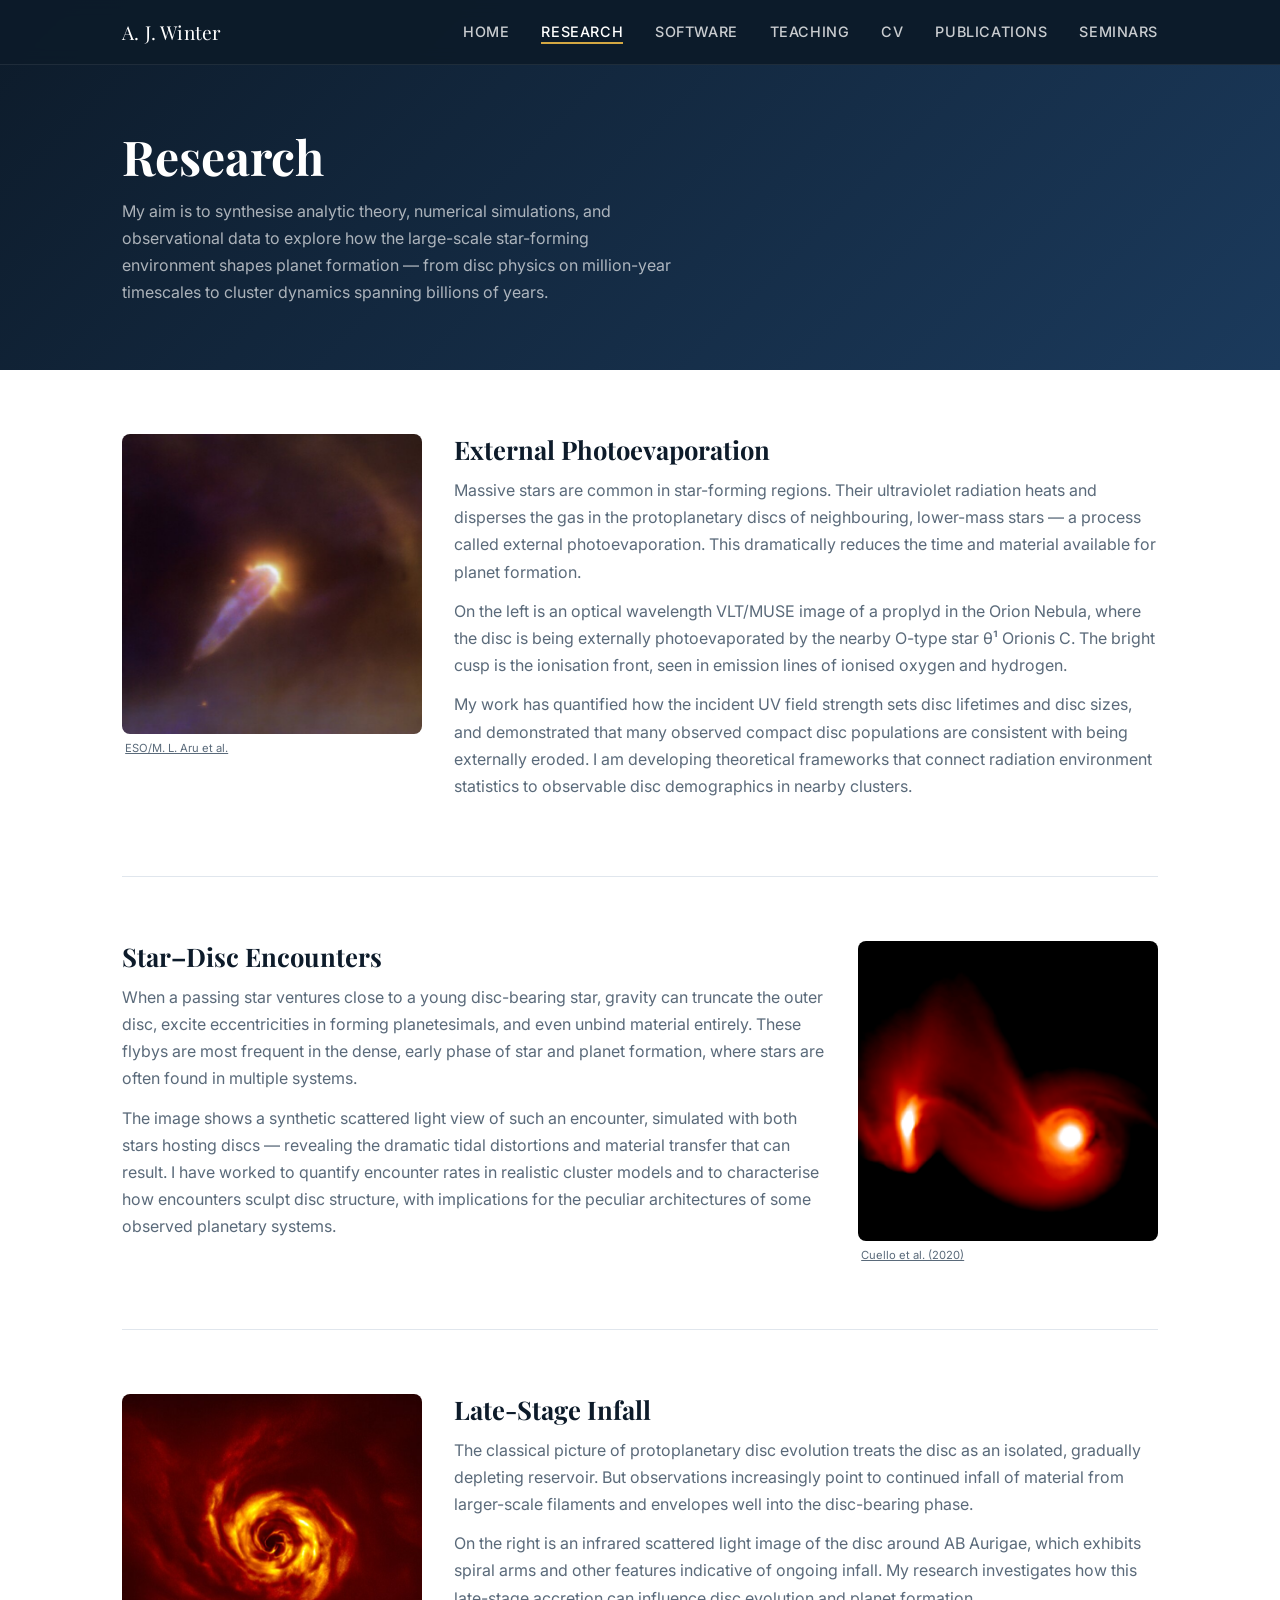
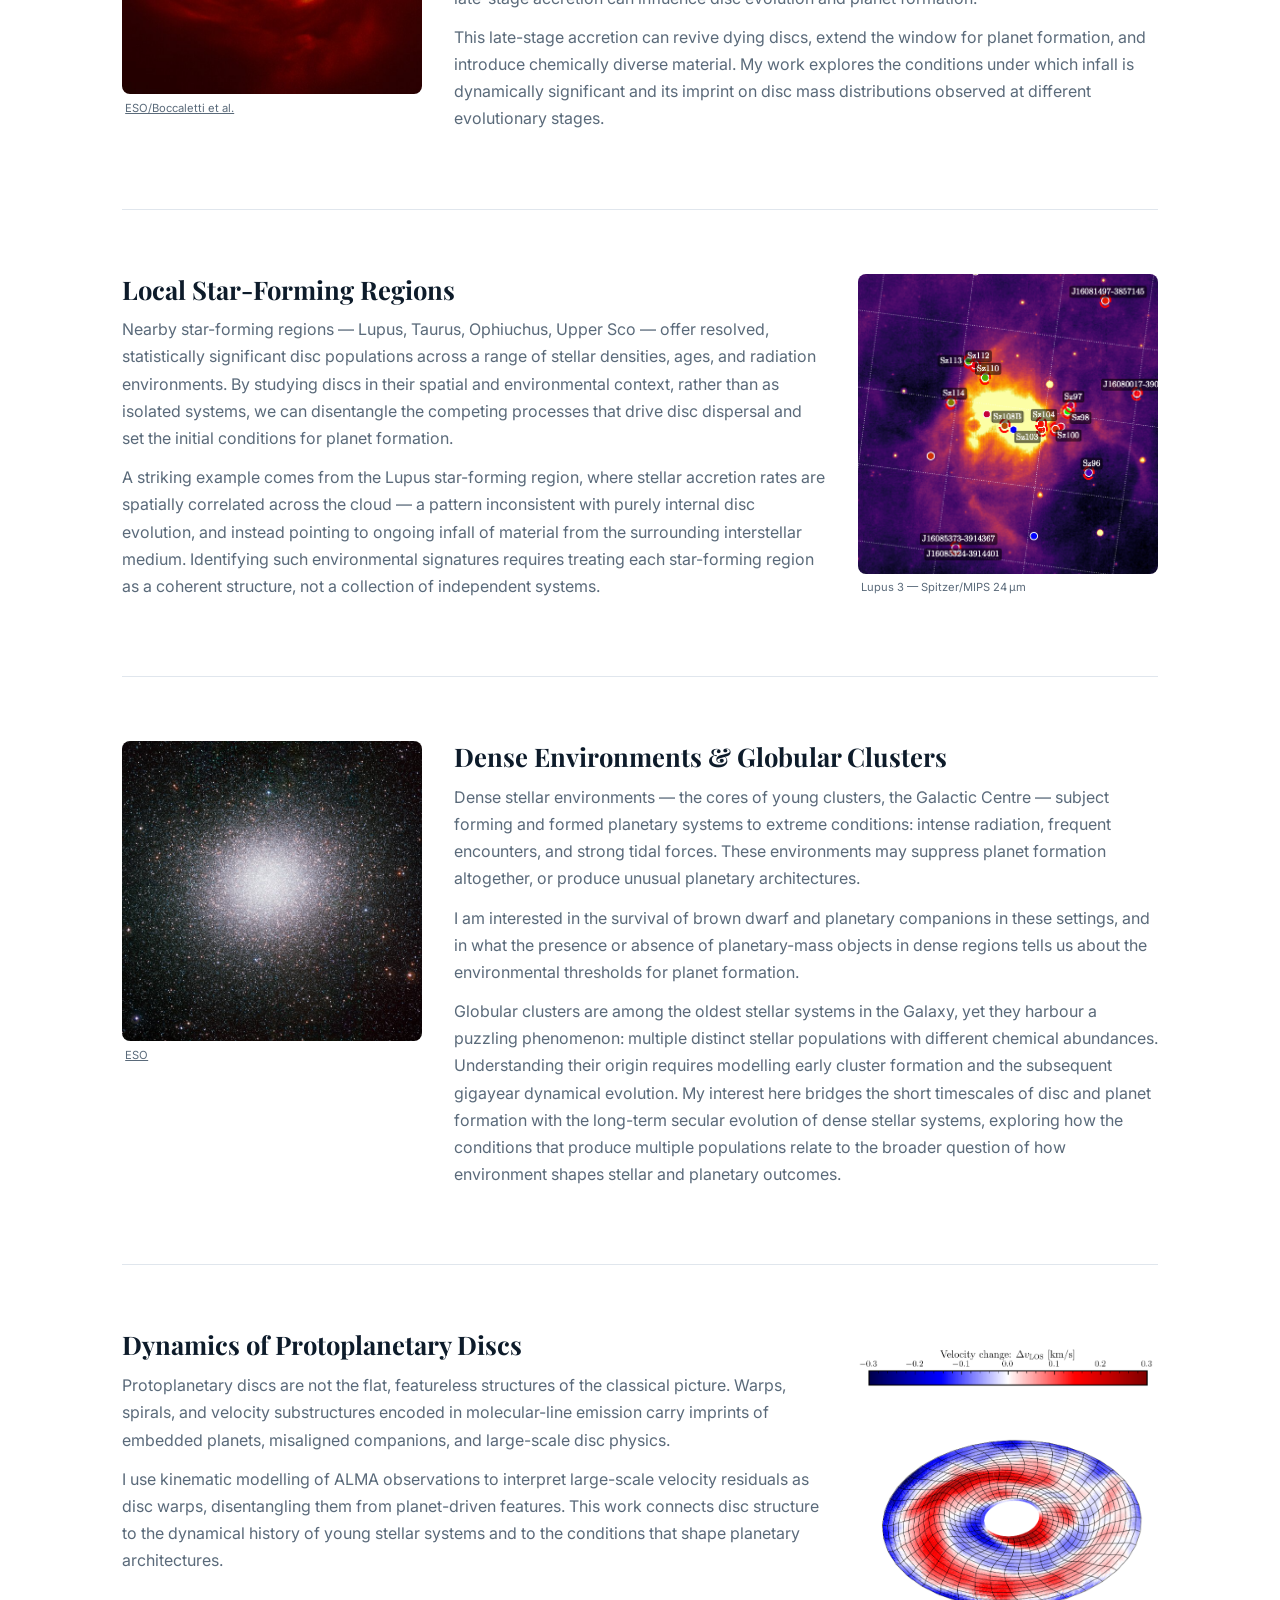
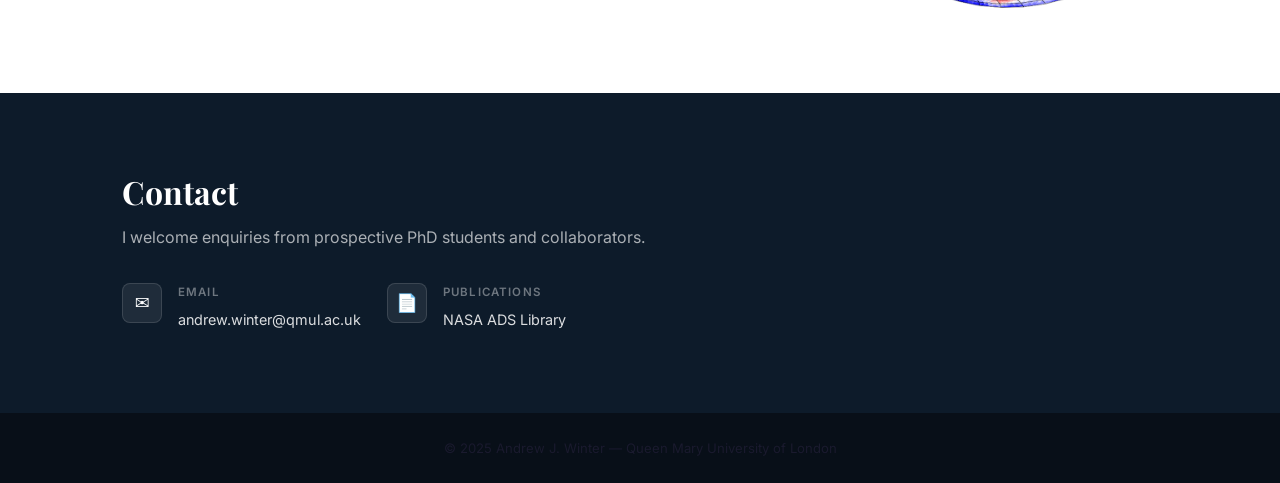
<file: research.html>
<!DOCTYPE html>
<html lang="en">
<head>
  <meta charset="UTF-8">
  <meta name="viewport" content="width=device-width, initial-scale=1.0">
  <title>Research — A. J. Winter</title>
  <meta name="description" content="Research by Andrew J. Winter on planet formation, protoplanetary discs, external photoevaporation, star-disc encounters, and stellar dynamics.">
  <link rel="preconnect" href="https://fonts.googleapis.com">
  <link rel="preconnect" href="https://fonts.gstatic.com" crossorigin>
  <link href="https://fonts.googleapis.com/css2?family=Inter:wght@400;500;600;700&family=Playfair+Display:ital,wght@0,400;0,600;0,700;1,400&display=swap" rel="stylesheet">
  <link rel="stylesheet" href="css/style.css">
</head>
<body>

  <!-- Navigation -->
  <nav>
    <div class="nav-inner">
      <a href="index.html" class="nav-brand">A. J. Winter</a>
      <button class="nav-toggle" aria-label="Toggle menu" onclick="this.nextElementSibling.classList.toggle('open')">
        <span></span><span></span><span></span>
      </button>
      <ul class="nav-links">
        <li><a href="index.html">Home</a></li>
        <li><a href="research.html" class="active">Research</a></li>
        <li><a href="software.html">Software</a></li>
        <li><a href="teaching.html">Teaching</a></li>
        <li><a href="cv.html">CV</a></li>
        <li><a href="publications.html">Publications</a></li>
        <li><a href="seminars/">Seminars</a></li>
      </ul>
    </div>
  </nav>

  <!-- Page hero -->
  <header class="page-hero">
    <div class="container">
      <h1>Research</h1>
      <p>
        My aim is to synthesise analytic theory, numerical simulations, and observational data to 
        explore how the large-scale star-forming environment shapes planet formation — from disc 
        physics on million-year timescales to cluster dynamics spanning billions of years.
      </p>
    </div>
  </header>

  <!-- Research topics -->
  <main>
    <div class="container">

      <!-- External photoevaporation -->
      <div class="research-topic research-topic--with-img" id="photoevaporation">
        <div class="research-topic-img-block">
          <img src="img/proplyd_ESO.jpg" alt="Proplyd in the Orion Nebula">
          <p class="img-credit"><a href="https://www.eso.org/public/images/potw2423a/" target="_blank" rel="noopener">ESO/M. L. Aru et al.</a></p>
        </div>
        <div class="research-topic-content">
          <h2>External Photoevaporation</h2>
          <p>
            Massive stars are common in star-forming regions. Their ultraviolet radiation heats and
            disperses the gas in the protoplanetary discs of neighbouring, lower-mass stars — a process
            called external photoevaporation. This dramatically reduces the time and material available
            for planet formation.
          </p>
          <p>
            On the left is an optical wavelength VLT/MUSE image of a proplyd in the Orion Nebula, where 
            the disc is being externally photoevaporated by the nearby O-type star θ¹ Orionis C. The 
            bright cusp is the ionisation front, seen in emission lines of ionised oxygen and hydrogen.
          </p>
          <p>
            My work has quantified how the incident UV field strength sets disc lifetimes and disc sizes,
            and demonstrated that many observed compact disc populations are consistent with being
            externally eroded. I am developing theoretical frameworks that connect radiation environment
            statistics to observable disc demographics in nearby clusters.
          </p>
        </div>
      </div>

      <!-- Star-disc encounters -->
      <div class="research-topic research-topic--with-img reverse" id="encounters">
        <div class="research-topic-img-block">
          <img src="img/encounter_Cuello.png" alt="Synthetic scattered light image of a stellar flyby encounter with two disc-bearing stars">
          <p class="img-credit"><a href="https://ui.adsabs.harvard.edu/abs/2020MNRAS.491..504C/abstract" target="_blank" rel="noopener">Cuello et al. (2020)</a></p>
        </div>
        <div class="research-topic-content">
          <h2>Star–Disc Encounters</h2>
          <p>
            When a passing star ventures close to a young disc-bearing star, gravity can truncate the
            outer disc, excite eccentricities in forming planetesimals, and even unbind material entirely.
            These flybys are most frequent in the dense, early phase of star and planet formation, where
            stars are often found in multiple systems.
          </p>
          <p>
            The image shows a synthetic scattered light view of such an encounter, simulated with both
            stars hosting discs — revealing the dramatic tidal distortions and material transfer that
            can result. I have worked to quantify encounter rates in realistic cluster models and to
            characterise how encounters sculpt disc structure, with implications for the peculiar
            architectures of some observed planetary systems.
          </p>
        </div>
      </div>

      <!-- Late-stage infall -->
      <div class="research-topic research-topic--with-img" id="infall">
        <div class="research-topic-img-block">
          <img src="img/AB_Aur_scatteredlight.jpg" alt="AB Aurigae scattered light image">
          <p class="img-credit"><a href="https://www.eso.org/public/germany/images/eso2008a/" target="_blank" rel="noopener">ESO/Boccaletti et al.</a></p>
        </div>
        <div class="research-topic-content">
          <h2>Late-Stage Infall</h2>
          <p>
            The classical picture of protoplanetary disc evolution treats the disc as an isolated,
            gradually depleting reservoir. But observations increasingly point to continued infall
            of material from larger-scale filaments and envelopes well into the disc-bearing phase.
          </p>
          <p>
            On the right is an infrared scattered light image of the disc around AB Aurigae, which exhibits 
            spiral arms and other features indicative of ongoing infall. My research investigates how 
            this late-stage accretion can influence disc evolution and planet formation.
          </p>
          <p>
            This late-stage accretion can revive dying discs, extend the window for planet formation,
            and introduce chemically diverse material. My work explores the conditions under which
            infall is dynamically significant and its imprint on disc mass distributions observed
            at different evolutionary stages.
          </p>
        </div>
      </div>

      <!-- Local star-forming regions -->
      <div class="research-topic research-topic--with-img reverse" id="local">
        <div class="research-topic-img-block">
          <img src="img/Lupus3_core.png" alt="Lupus 3 star-forming region, Spitzer/MIPS 24 micron">
          <p class="img-credit">Lupus 3 &mdash; Spitzer/MIPS 24&thinsp;&mu;m</p>
        </div>
        <div class="research-topic-content">
          <h2>Local Star-Forming Regions</h2>
          <p>
            Nearby star-forming regions — Lupus, Taurus, Ophiuchus, Upper Sco — offer resolved,
            statistically significant disc populations across a range of stellar densities, ages,
            and radiation environments. By studying discs in their spatial and environmental context,
            rather than as isolated systems, we can disentangle the competing processes that drive
            disc dispersal and set the initial conditions for planet formation.
          </p>
          <p>
            A striking example comes from the Lupus star-forming region, where stellar accretion
            rates are spatially correlated across the cloud — a pattern inconsistent with purely
            internal disc evolution, and instead pointing to ongoing infall of material from the
            surrounding interstellar medium. Identifying such environmental signatures requires
            treating each star-forming region as a coherent structure, not a collection of
            independent systems.
          </p>
        </div>
      </div>

      <!-- Dense environments & globular clusters -->
      <div class="research-topic research-topic--with-img" id="dense">
        <div class="research-topic-img-block">
          <img src="img/omega_centauri.jpg" alt="Omega Centauri globular cluster">
          <p class="img-credit"><a href="https://www.eso.org/public/images/eso0844a/" target="_blank" rel="noopener">ESO</a></p>
        </div>
        <div class="research-topic-content">
          <h2>Dense Environments &amp; Globular Clusters</h2>
          <p>
            Dense stellar environments — the cores of young clusters, the Galactic Centre — subject
            forming and formed planetary systems to extreme conditions: intense radiation, frequent
            encounters, and strong tidal forces. These environments may suppress planet formation
            altogether, or produce unusual planetary architectures.
          </p>
          <p>
            I am interested in the survival of brown dwarf and planetary companions in these settings,
            and in what the presence or absence of planetary-mass objects in dense regions tells us
            about the environmental thresholds for planet formation.
          </p>
          <p>
            Globular clusters are among the oldest stellar systems in the Galaxy, yet they harbour
            a puzzling phenomenon: multiple distinct stellar populations with different chemical
            abundances. Understanding their origin requires modelling early cluster formation and
            the subsequent gigayear dynamical evolution. My interest here bridges the short timescales
            of disc and planet formation with the long-term secular evolution of dense stellar systems,
            exploring how the conditions that produce multiple populations relate to the broader question
            of how environment shapes stellar and planetary outcomes.
          </p>
        </div>
      </div>

      <!-- Disc dynamics -->
      <div class="research-topic research-topic--with-img reverse" id="disc-dynamics">
        <div class="research-topic-img-block">
          <img src="img/warped_disc_cropped.png" alt="Warped protoplanetary disc simulation">
        </div>
        <div class="research-topic-content">
          <h2>Dynamics of Protoplanetary Discs</h2>
          <p>
            Protoplanetary discs are not the flat, featureless structures of the classical picture.
            Warps, spirals, and velocity substructures encoded in molecular-line emission carry
            imprints of embedded planets, misaligned companions, and large-scale disc physics.
          </p>
          <p>
            I use kinematic modelling of ALMA observations to interpret large-scale velocity
            residuals as disc warps, disentangling them from planet-driven features. This work
            connects disc structure to the dynamical history of young stellar systems and to the
            conditions that shape planetary architectures.
          </p>
        </div>
      </div>

    </div><!-- /container -->
  </main>

  <!-- Contact -->
  <section class="contact-section" id="contact">
    <div class="container">
      <h2 class="section-heading">Contact</h2>
      <p>I welcome enquiries from prospective PhD students and collaborators.</p>

      <div class="contact-grid" style="margin-top:2rem;">
        <div class="contact-item">
          <div class="contact-icon">&#9993;</div>
          <div class="contact-item-text">
            <small>Email</small>
            <a href="mailto:andrew.winter@qmul.ac.uk">andrew.winter@qmul.ac.uk</a>
          </div>
        </div>

        <div class="contact-item">
          <div class="contact-icon">&#128196;</div>
          <div class="contact-item-text">
            <small>Publications</small>
            <a href="https://ui.adsabs.harvard.edu/user/libraries/PK0RWOWOTIKWfo-5Fck9sg" target="_blank" rel="noopener">NASA ADS Library</a>
          </div>
        </div>
      </div>
    </div>
  </section>

  <footer>
    <p>&copy; 2025 Andrew J. Winter &mdash; Queen Mary University of London</p>
  </footer>

</body>
</html>
</file>
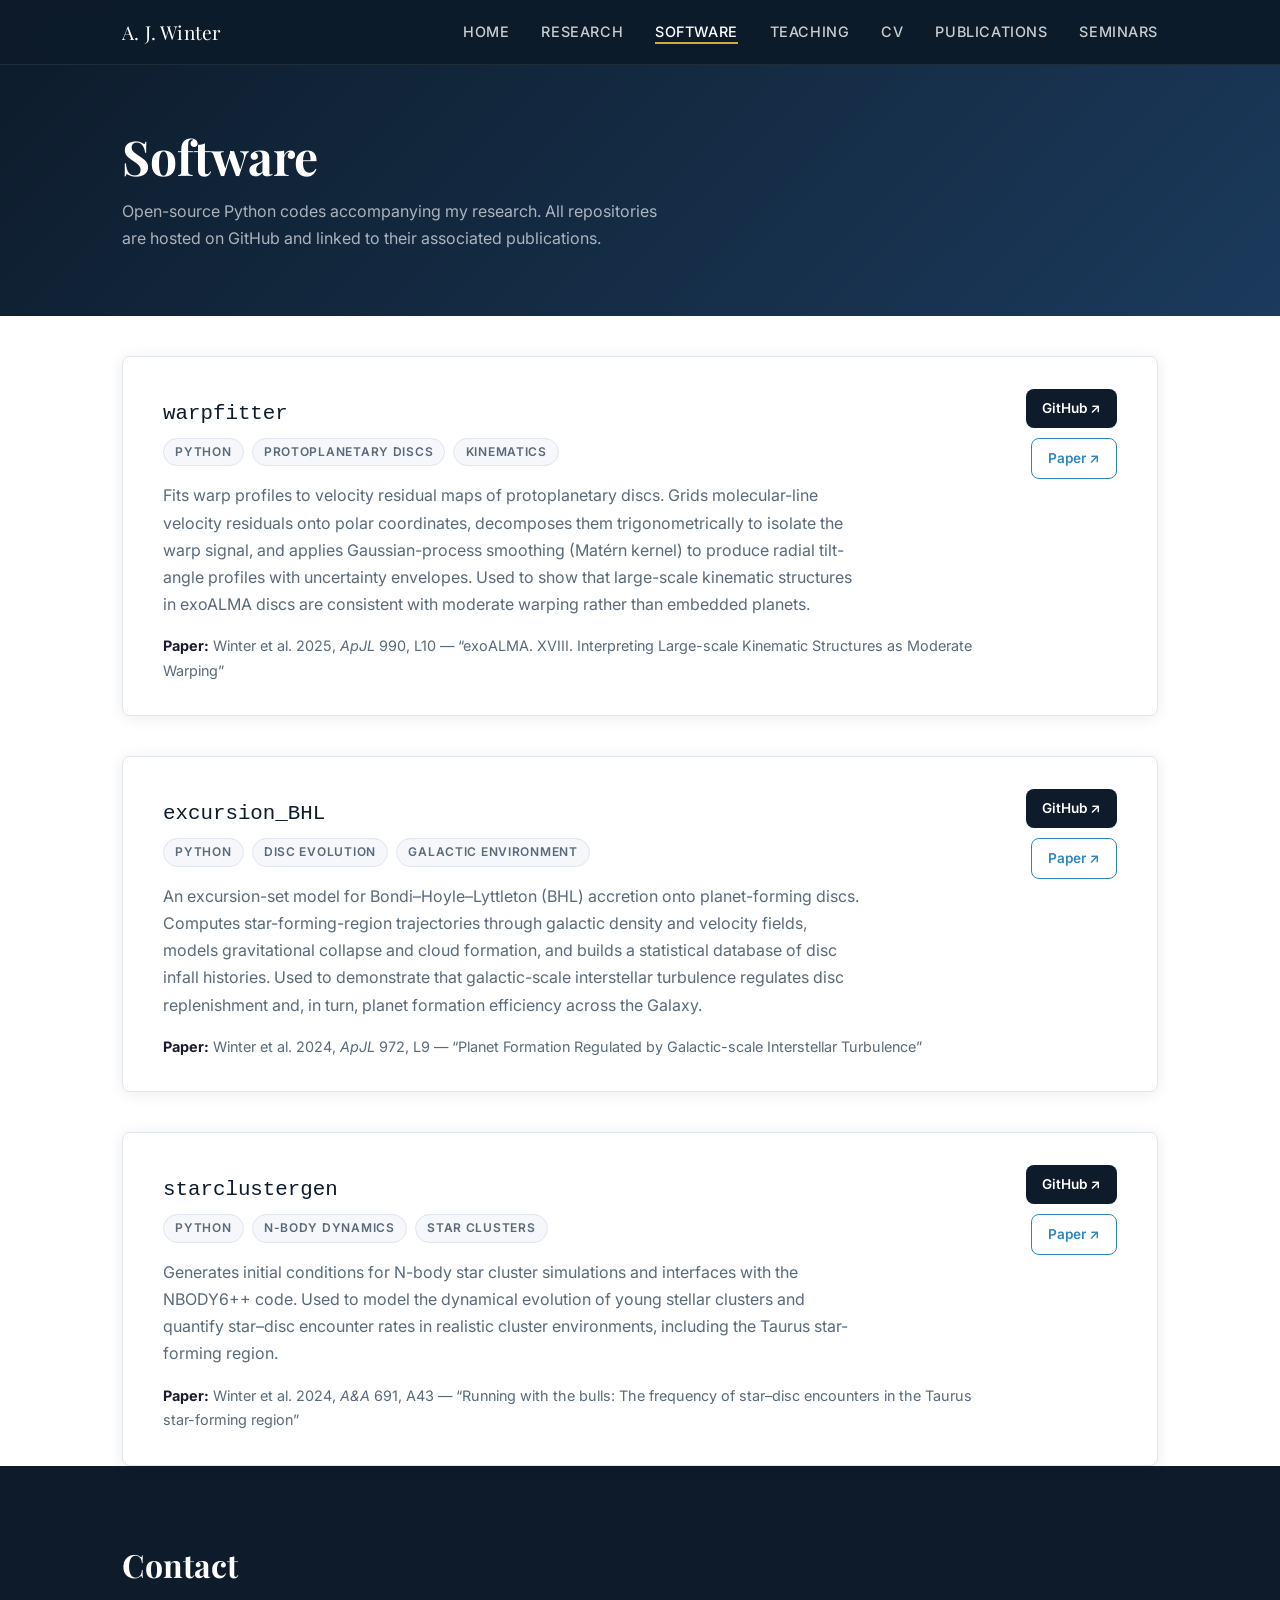
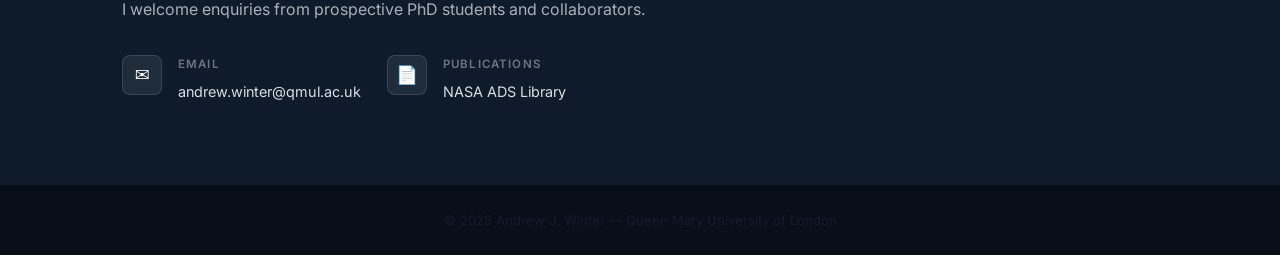
<file: software.html>
<!DOCTYPE html>
<html lang="en">
<head>
  <meta charset="UTF-8">
  <meta name="viewport" content="width=device-width, initial-scale=1.0">
  <title>Software — A. J. Winter</title>
  <meta name="description" content="Open-source astrophysics codes by Andrew J. Winter: warpfitter and excursion_BHL.">
  <link rel="preconnect" href="https://fonts.googleapis.com">
  <link rel="preconnect" href="https://fonts.gstatic.com" crossorigin>
  <link href="https://fonts.googleapis.com/css2?family=Inter:wght@400;500;600;700&family=Playfair+Display:ital,wght@0,400;0,600;0,700;1,400&display=swap" rel="stylesheet">
  <link rel="stylesheet" href="css/style.css">
  <style>
    .software-grid {
      display: grid;
      gap: 2.5rem;
      margin-top: 2.5rem;
    }

    .software-card {
      background: var(--bg-card);
      border: 1px solid var(--border);
      border-radius: var(--radius);
      padding: 2rem 2.5rem;
      box-shadow: var(--shadow);
      display: grid;
      grid-template-columns: 1fr auto;
      gap: 1.5rem;
      align-items: start;
    }

    .software-card-body { min-width: 0; }

    .software-name {
      font-family: var(--font-serif);
      font-size: 1.5rem;
      color: var(--navy);
      margin-bottom: 0.4rem;
    }

    .software-name code {
      font-family: 'Courier New', Courier, monospace;
      font-size: 1.3rem;
    }

    .software-meta {
      display: flex;
      flex-wrap: wrap;
      gap: 0.5rem;
      margin-bottom: 1rem;
    }

    .software-tag {
      font-size: 0.75rem;
      font-weight: 600;
      letter-spacing: 0.06em;
      text-transform: uppercase;
      background: var(--bg-light);
      border: 1px solid var(--border);
      border-radius: 999px;
      padding: 0.2rem 0.7rem;
      color: var(--text-muted);
    }

    .software-desc {
      color: var(--text-muted);
      margin-bottom: 1rem;
      max-width: 70ch;
    }

    .software-paper {
      font-size: 0.9rem;
      color: var(--text-muted);
      margin-bottom: 0;
    }

    .software-paper strong {
      color: var(--text);
    }

    .software-links {
      display: flex;
      flex-direction: column;
      gap: 0.6rem;
      align-items: flex-end;
      flex-shrink: 0;
    }

    .sw-link {
      display: inline-flex;
      align-items: center;
      gap: 0.4rem;
      padding: 0.5rem 1rem;
      border-radius: var(--radius);
      font-size: 0.85rem;
      font-weight: 600;
      transition: all 0.2s;
      white-space: nowrap;
    }

    .sw-link-github {
      background: var(--navy);
      color: #fff;
    }
    .sw-link-github:hover {
      background: var(--navy-mid);
      color: #fff;
      transform: translateY(-1px);
      box-shadow: var(--shadow);
    }

    .sw-link-ads {
      background: transparent;
      color: var(--accent);
      border: 1.5px solid var(--accent);
    }
    .sw-link-ads:hover {
      background: var(--accent);
      color: #fff;
      transform: translateY(-1px);
    }

    @media (max-width: 640px) {
      .software-card {
        grid-template-columns: 1fr;
      }
      .software-links {
        flex-direction: row;
        align-items: flex-start;
      }
    }
  </style>
</head>
<body>

  <!-- Navigation -->
  <nav>
    <div class="nav-inner">
      <a href="index.html" class="nav-brand">A. J. Winter</a>
      <button class="nav-toggle" aria-label="Toggle menu" onclick="this.nextElementSibling.classList.toggle('open')">
        <span></span><span></span><span></span>
      </button>
      <ul class="nav-links">
        <li><a href="index.html">Home</a></li>
        <li><a href="research.html">Research</a></li>
        <li><a href="software.html" class="active">Software</a></li>
        <li><a href="teaching.html">Teaching</a></li>
        <li><a href="cv.html">CV</a></li>
        <li><a href="publications.html">Publications</a></li>
        <li><a href="seminars/">Seminars</a></li>
      </ul>
    </div>
  </nav>

  <!-- Page hero -->
  <header class="page-hero">
    <div class="container">
      <h1>Software</h1>
      <p>
        Open-source Python codes accompanying my research. All repositories are hosted on GitHub
        and linked to their associated publications.
      </p>
    </div>
  </header>

  <main>
    <div class="container">
      <div class="software-grid">

        <!-- warpfitter -->
        <div class="software-card">
          <div class="software-card-body">
            <div class="software-name"><code>warpfitter</code></div>
            <div class="software-meta">
              <span class="software-tag">Python</span>
              <span class="software-tag">Protoplanetary discs</span>
              <span class="software-tag">Kinematics</span>
            </div>
            <p class="software-desc">
              Fits warp profiles to velocity residual maps of protoplanetary discs. Grids
              molecular-line velocity residuals onto polar coordinates, decomposes them
              trigonometrically to isolate the warp signal, and applies Gaussian-process
              smoothing (Mat&eacute;rn kernel) to produce radial tilt-angle profiles with
              uncertainty envelopes. Used to show that large-scale kinematic structures in
              exoALMA discs are consistent with moderate warping rather than embedded planets.
            </p>
            <p class="software-paper">
              <strong>Paper:</strong> Winter et al. 2025,
              <em>ApJL</em> 990, L10 &mdash;
              &ldquo;exoALMA. XVIII. Interpreting Large-scale Kinematic Structures as Moderate Warping&rdquo;
            </p>
          </div>
          <div class="software-links">
            <a href="https://github.com/ajw278/warpfitter" target="_blank" rel="noopener" class="sw-link sw-link-github">
              GitHub &#8599;
            </a>
            <a href="https://ui.adsabs.harvard.edu/abs/2025ApJ...990L..10W/abstract" target="_blank" rel="noopener" class="sw-link sw-link-ads">
              Paper &#8599;
            </a>
          </div>
        </div>

        <!-- excursion_BHL -->
        <div class="software-card">
          <div class="software-card-body">
            <div class="software-name"><code>excursion_BHL</code></div>
            <div class="software-meta">
              <span class="software-tag">Python</span>
              <span class="software-tag">Disc evolution</span>
              <span class="software-tag">Galactic environment</span>
            </div>
            <p class="software-desc">
              An excursion-set model for Bondi&ndash;Hoyle&ndash;Lyttleton (BHL) accretion onto
              planet-forming discs. Computes star-forming-region trajectories through galactic
              density and velocity fields, models gravitational collapse and cloud formation, and
              builds a statistical database of disc infall histories. Used to demonstrate that
              galactic-scale interstellar turbulence regulates disc replenishment and, in turn,
              planet formation efficiency across the Galaxy.
            </p>
            <p class="software-paper">
              <strong>Paper:</strong> Winter et al. 2024,
              <em>ApJL</em> 972, L9 &mdash;
              &ldquo;Planet Formation Regulated by Galactic-scale Interstellar Turbulence&rdquo;
            </p>
          </div>
          <div class="software-links">
            <a href="https://github.com/ajw278/excursion_BHL" target="_blank" rel="noopener" class="sw-link sw-link-github">
              GitHub &#8599;
            </a>
            <a href="https://ui.adsabs.harvard.edu/abs/2024ApJ...972L...9W/abstract" target="_blank" rel="noopener" class="sw-link sw-link-ads">
              Paper &#8599;
            </a>
          </div>
        </div>

        <!-- starclustergen -->
        <div class="software-card">
          <div class="software-card-body">
            <div class="software-name"><code>starclustergen</code></div>
            <div class="software-meta">
              <span class="software-tag">Python</span>
              <span class="software-tag">N-body dynamics</span>
              <span class="software-tag">Star clusters</span>
            </div>
            <p class="software-desc">
              Generates initial conditions for N-body star cluster simulations and interfaces
              with the NBODY6++ code. Used to model the dynamical evolution of young stellar
              clusters and quantify star&ndash;disc encounter rates in realistic cluster environments,
              including the Taurus star-forming region.
            </p>
            <p class="software-paper">
              <strong>Paper:</strong> Winter et al. 2024,
              <em>A&amp;A</em> 691, A43 &mdash;
              &ldquo;Running with the bulls: The frequency of star&ndash;disc encounters in the Taurus star-forming region&rdquo;
            </p>
          </div>
          <div class="software-links">
            <a href="https://github.com/ajw278/starclustergen" target="_blank" rel="noopener" class="sw-link sw-link-github">
              GitHub &#8599;
            </a>
            <a href="https://ui.adsabs.harvard.edu/abs/2024A%26A...691A..43W/abstract" target="_blank" rel="noopener" class="sw-link sw-link-ads">
              Paper &#8599;
            </a>
          </div>
        </div>

      </div>
    </div>
  </main>

  <!-- Contact -->
  <section class="contact-section" id="contact">
    <div class="container">
      <h2 class="section-heading">Contact</h2>
      <p>I welcome enquiries from prospective PhD students and collaborators.</p>

      <div class="contact-grid" style="margin-top:2rem;">
        <div class="contact-item">
          <div class="contact-icon">&#9993;</div>
          <div class="contact-item-text">
            <small>Email</small>
            <a href="mailto:andrew.winter@qmul.ac.uk">andrew.winter@qmul.ac.uk</a>
          </div>
        </div>

        <div class="contact-item">
          <div class="contact-icon">&#128196;</div>
          <div class="contact-item-text">
            <small>Publications</small>
            <a href="https://ui.adsabs.harvard.edu/user/libraries/PK0RWOWOTIKWfo-5Fck9sg" target="_blank" rel="noopener">NASA ADS Library</a>
          </div>
        </div>
      </div>
    </div>
  </section>

  <footer>
    <p>&copy; 2025 Andrew J. Winter &mdash; Queen Mary University of London</p>
  </footer>

</body>
</html>
</file>
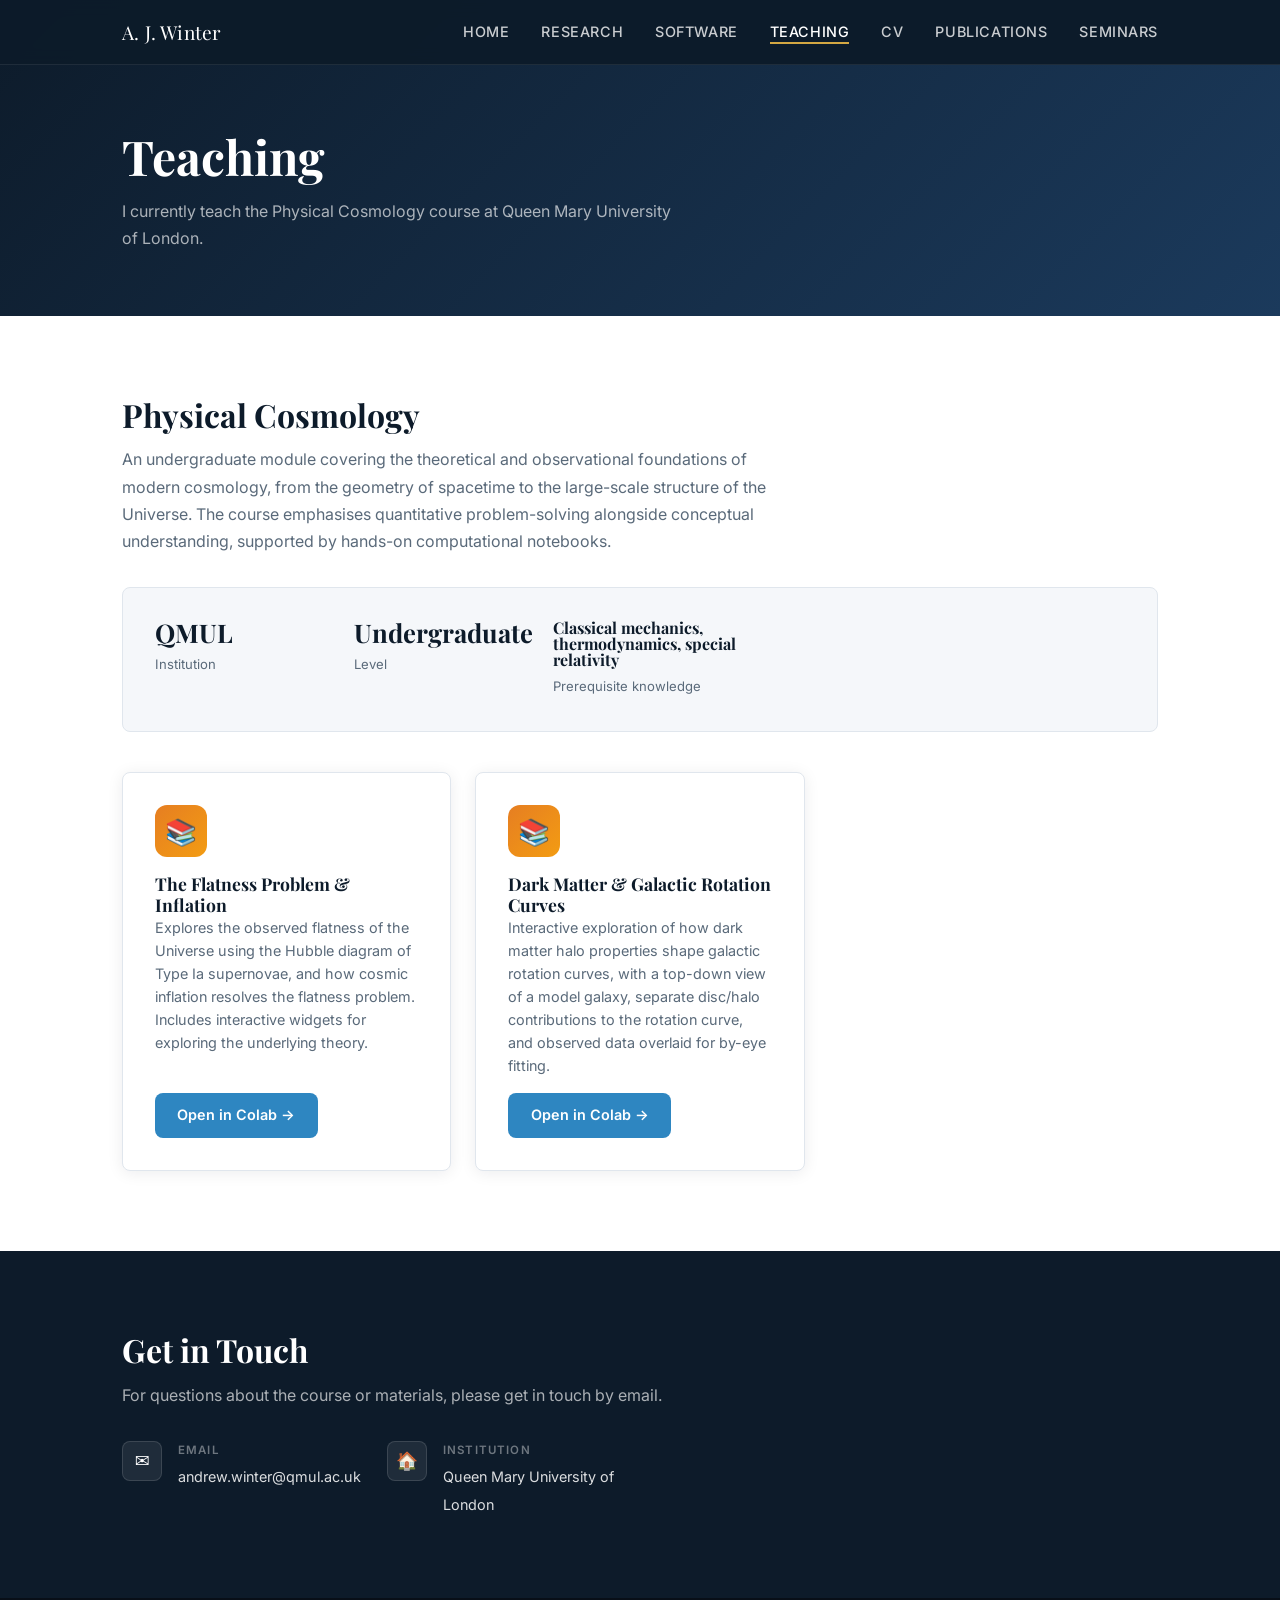
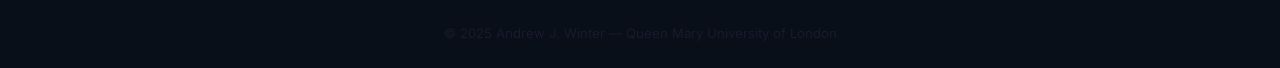
<file: teaching.html>
<!DOCTYPE html>
<html lang="en">
<head>
  <meta charset="UTF-8">
  <meta name="viewport" content="width=device-width, initial-scale=1.0">
  <title>Teaching — A. J. Winter</title>
  <meta name="description" content="Teaching by Andrew J. Winter — Physical Cosmology course at Queen Mary University of London, including course notes and Colab notebooks.">
  <link rel="preconnect" href="https://fonts.googleapis.com">
  <link rel="preconnect" href="https://fonts.gstatic.com" crossorigin>
  <link href="https://fonts.googleapis.com/css2?family=Inter:wght@400;500;600;700&family=Playfair+Display:ital,wght@0,400;0,600;0,700;1,400&display=swap" rel="stylesheet">
  <link rel="stylesheet" href="css/style.css">
  <style>
    /* ---- Teaching-specific styles ---- */
    .resource-grid {
      display: grid;
      grid-template-columns: repeat(auto-fill, minmax(280px, 1fr));
      gap: 1.5rem;
      margin-top: 2.5rem;
    }

    .resource-card {
      background: var(--bg-card);
      border: 1px solid var(--border);
      border-radius: var(--radius);
      padding: 2rem;
      display: flex;
      flex-direction: column;
      gap: 1rem;
      box-shadow: var(--shadow);
      transition: all 0.25s;
    }
    .resource-card:hover {
      transform: translateY(-3px);
      box-shadow: var(--shadow-hover);
      border-color: var(--accent);
    }

    .resource-icon {
      width: 52px; height: 52px;
      border-radius: 12px;
      display: flex;
      align-items: center;
      justify-content: center;
      font-size: 1.6rem;
      flex-shrink: 0;
    }
    .resource-icon.pdf  { background: linear-gradient(135deg, #c0392b, #e74c3c); }
    .resource-icon.colab { background: linear-gradient(135deg, #e67e22, #f39c12); }
    .resource-icon.soon  { background: linear-gradient(135deg, #7f8c8d, #95a5a6); }

    .resource-card h3 { font-size: 1.1rem; margin: 0; }
    .resource-card p  { color: var(--text-muted); font-size: 0.9rem; line-height: 1.6; margin: 0; flex: 1; }

    .resource-card .btn {
      align-self: flex-start;
      margin-top: auto;
    }

    .coming-soon {
      display: inline-block;
      font-size: 0.72rem;
      font-weight: 700;
      letter-spacing: 0.1em;
      text-transform: uppercase;
      color: var(--text-muted);
      background: var(--bg-light);
      border: 1px solid var(--border);
      border-radius: 999px;
      padding: 0.25rem 0.75rem;
    }

    .notebook-list {
      margin-top: 3rem;
    }

    .notebook-list h3 {
      font-family: var(--font-sans);
      font-size: 0.75rem;
      font-weight: 700;
      letter-spacing: 0.12em;
      text-transform: uppercase;
      color: var(--accent);
      border-bottom: 2px solid var(--border);
      padding-bottom: 0.5rem;
      margin-bottom: 1.5rem;
    }

    .notebook-item {
      display: flex;
      align-items: center;
      justify-content: space-between;
      gap: 1rem;
      padding: 1rem 0;
      border-bottom: 1px solid var(--border);
    }
    .notebook-item:last-child { border-bottom: none; }

    .notebook-item-left {
      display: flex;
      align-items: center;
      gap: 1rem;
    }

    .notebook-num {
      width: 32px; height: 32px;
      border-radius: 8px;
      background: linear-gradient(135deg, var(--navy-mid), var(--accent));
      color: #fff;
      font-size: 0.8rem;
      font-weight: 700;
      display: flex;
      align-items: center;
      justify-content: center;
      flex-shrink: 0;
    }

    .notebook-title {
      font-weight: 600;
      font-size: 0.95rem;
      color: var(--text);
    }
    .notebook-desc {
      font-size: 0.83rem;
      color: var(--text-muted);
      margin-top: 0.1rem;
    }

    .course-overview {
      background: var(--bg-light);
      border: 1px solid var(--border);
      border-radius: var(--radius);
      padding: 2rem;
      display: grid;
      grid-template-columns: repeat(auto-fill, minmax(160px, 1fr));
      gap: 1.5rem;
      margin-top: 2rem;
    }

    .overview-stat strong {
      display: block;
      font-size: 1.6rem;
      font-family: var(--font-serif);
      color: var(--navy);
      line-height: 1;
      margin-bottom: 0.25rem;
    }
    .overview-stat span {
      font-size: 0.82rem;
      color: var(--text-muted);
    }
  </style>
</head>
<body>

  <!-- Navigation -->
  <nav>
    <div class="nav-inner">
      <a href="index.html" class="nav-brand">A. J. Winter</a>
      <button class="nav-toggle" aria-label="Toggle menu" onclick="this.nextElementSibling.classList.toggle('open')">
        <span></span><span></span><span></span>
      </button>
      <ul class="nav-links">
        <li><a href="index.html">Home</a></li>
        <li><a href="research.html">Research</a></li>
        <li><a href="software.html">Software</a></li>
        <li><a href="teaching.html" class="active">Teaching</a></li>
        <li><a href="cv.html">CV</a></li>
        <li><a href="publications.html">Publications</a></li>
        <li><a href="seminars/">Seminars</a></li>
      </ul>
    </div>
  </nav>

  <!-- Page hero -->
  <header class="page-hero">
    <div class="container">
      <h1>Teaching</h1>
      <p>I currently teach the Physical Cosmology course at Queen Mary University of London.</p>
    </div>
  </header>

  <main>

    <!-- Course overview -->
    <section>
      <div class="container">
        <h2 class="section-heading">Physical Cosmology</h2>
        <p style="color:var(--text-muted); max-width:65ch;">
          An undergraduate module covering the theoretical and observational
          foundations of modern cosmology, from the geometry of spacetime to the large-scale structure
          of the Universe. The course emphasises quantitative problem-solving alongside conceptual understanding,
          supported by hands-on computational notebooks.
        </p>

        <div class="course-overview">
          <div class="overview-stat">
            <strong>QMUL</strong>
            <span>Institution</span>
          </div>
          <div class="overview-stat">
            <strong>Undergraduate</strong>
            <span>Level</span>
          </div>
          <div class="overview-stat" style="flex: 2; min-width: 200px;">
            <strong style="font-size: 1rem;">Classical mechanics, thermodynamics, special relativity</strong>
            <span>Prerequisite knowledge</span>
          </div>
        </div>

        <!-- Main resources -->
        <div class="resource-grid">

          <div class="resource-card">
            <div class="resource-icon colab">&#128218;</div>
            <div>
              <h3>The Flatness Problem &amp; Inflation</h3>
              <p>Explores the observed flatness of the Universe using the Hubble diagram of Type Ia
                 supernovae, and how cosmic inflation resolves the flatness problem. Includes interactive
                 widgets for exploring the underlying theory.</p>
            </div>
            <a href="https://colab.research.google.com/github/ajw278/flatness_inflation_nb/blob/main/inflation.ipynb"
               class="btn btn-primary" target="_blank" rel="noopener">Open in Colab &#8594;</a>
          </div>

          <div class="resource-card">
            <div class="resource-icon colab">&#128218;</div>
            <div>
              <h3>Dark Matter &amp; Galactic Rotation Curves</h3>
              <p>Interactive exploration of how dark matter halo properties shape galactic rotation
                 curves, with a top-down view of a model galaxy, separate disc/halo contributions to the
                 rotation curve, and observed data overlaid for by-eye fitting.</p>
            </div>
            <a href="https://colab.research.google.com/github/ajw278/dm_rotation_lab/blob/main/dm_rotation_lab.ipynb"
               class="btn btn-primary" target="_blank" rel="noopener">Open in Colab &#8594;</a>
          </div>

        </div>

  </main>

  <!-- Contact -->
  <section class="contact-section">
    <div class="container">
      <h2 class="section-heading">Get in Touch</h2>
      <p>For questions about the course or materials, please get in touch by email.</p>
      <div class="contact-grid" style="margin-top:2rem;">
        <div class="contact-item">
          <div class="contact-icon">&#9993;</div>
          <div class="contact-item-text">
            <small>Email</small>
            <a href="mailto:andrew.winter@qmul.ac.uk">andrew.winter@qmul.ac.uk</a>
          </div>
        </div>
        <div class="contact-item">
          <div class="contact-icon">&#127968;</div>
          <div class="contact-item-text">
            <small>Institution</small>
            <span>Queen Mary University of London</span>
          </div>
        </div>
      </div>
    </div>
  </section>

  <footer>
    <p>&copy; 2025 Andrew J. Winter &mdash; Queen Mary University of London</p>
  </footer>

</body>
</html>
</file>
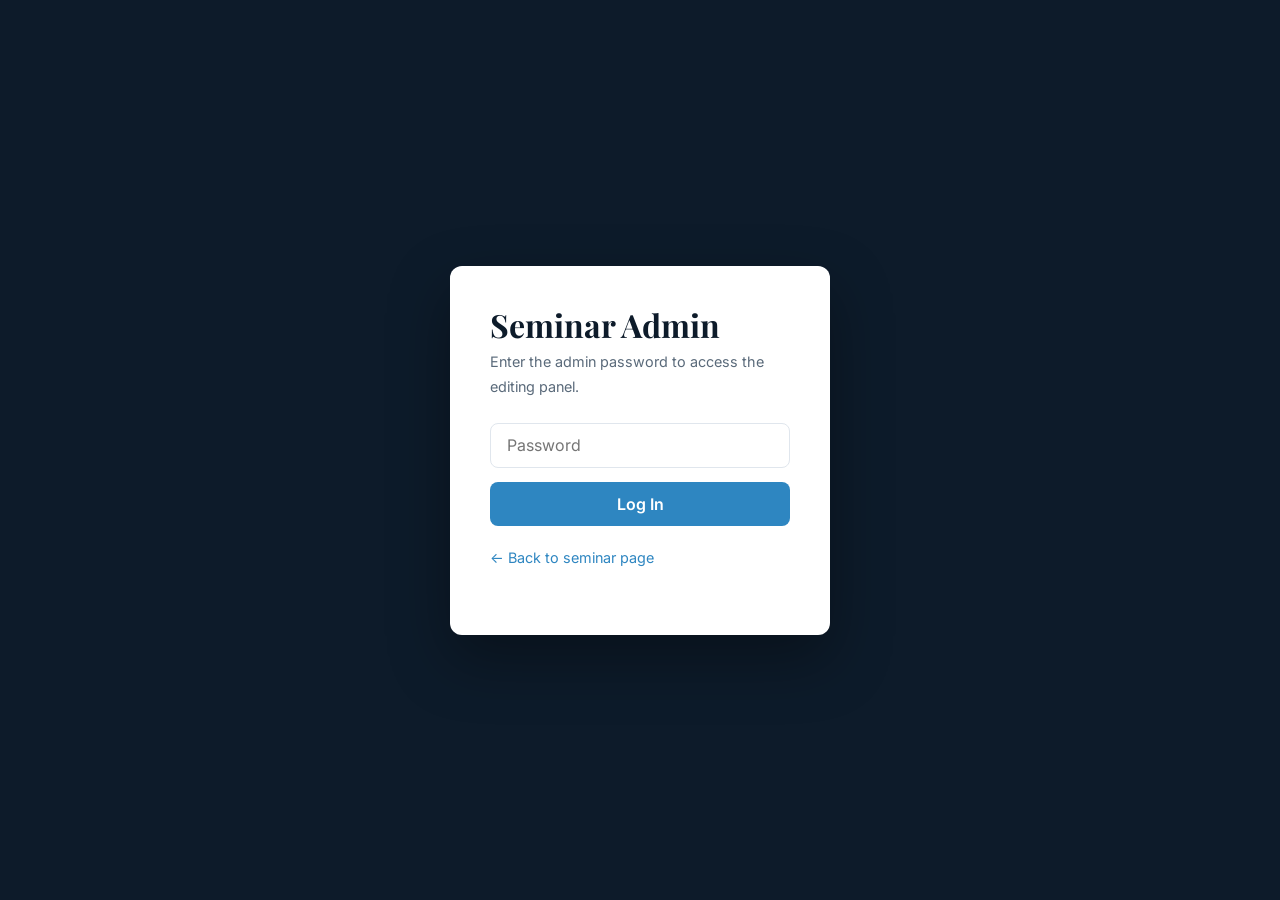
<file: seminars/admin.html>
<!DOCTYPE html>
<html lang="en">
<head>
  <meta charset="UTF-8">
  <meta name="viewport" content="width=device-width, initial-scale=1.0">
  <title>Admin — QMUL Seminars</title>
  <meta name="robots" content="noindex, nofollow">
  <link rel="preconnect" href="https://fonts.googleapis.com">
  <link rel="preconnect" href="https://fonts.gstatic.com" crossorigin>
  <link href="https://fonts.googleapis.com/css2?family=Inter:wght@400;500;600;700&family=Playfair+Display:ital,wght@0,400;0,600;0,700;1,400&display=swap" rel="stylesheet">
  <link rel="stylesheet" href="../css/style.css">
  <style>
    body { background: var(--bg-light); }

    /* ── Gate ─────────────────────────────────────────────── */
    .gate-overlay {
      position: fixed; inset: 0;
      background: var(--navy);
      display: flex; align-items: center; justify-content: center;
      z-index: 1000;
    }
    .gate-card {
      background: #fff; border-radius: 12px; padding: 2.5rem;
      max-width: 380px; width: 90%;
      box-shadow: 0 24px 60px rgba(0,0,0,.35);
    }
    .gate-card h2 { margin-bottom: .4rem; }
    .gate-card p  { color: var(--text-muted); font-size: .9rem; margin-bottom: 1.5rem; }
    .gate-input {
      width: 100%; padding: .7rem 1rem; border: 1px solid var(--border);
      border-radius: var(--radius); font-size: 1rem; font-family: var(--font-sans);
      margin-bottom: .9rem;
    }
    .gate-input:focus { outline: none; border-color: var(--accent); }
    .gate-btn {
      width: 100%; padding: .75rem; background: var(--accent);
      color: #fff; border: none; border-radius: var(--radius);
      font-size: 1rem; font-weight: 600; cursor: pointer; font-family: var(--font-sans);
      transition: background .2s;
    }
    .gate-btn:hover { background: var(--navy-mid); }
    .gate-error { color: #e74c3c; font-size: .85rem; margin-top: .6rem; display: none; }
    .gate-back { font-size: .8rem; color: var(--text-muted); margin-top: 1.25rem; }
    .gate-back a { color: var(--accent); }

    /* ── Admin panel ──────────────────────────────────────── */
    .admin-wrap { display: none; min-height: 100vh; }

    .topbar {
      position: sticky; top: 0; z-index: 50;
      background: var(--navy); color: #fff;
      height: 58px; padding: 0 2rem;
      display: flex; align-items: center; justify-content: space-between;
    }
    .topbar-title { font-family: var(--font-serif); font-size: 1.05rem; }
    .topbar-actions { display: flex; gap: .6rem; align-items: center; }
    .tbtn {
      padding: .38rem 1rem; border-radius: var(--radius);
      font-size: .83rem; font-weight: 600; cursor: pointer; border: none;
      font-family: var(--font-sans); transition: background .2s;
    }
    .tbtn-save   { background: #27ae60; color: #fff; }
    .tbtn-save:hover { background: #219a52; }
    .tbtn-logout { background: rgba(255,255,255,.15); color: #fff; }
    .tbtn-logout:hover { background: rgba(255,255,255,.25); }

    /* Tabs */
    .tabbar {
      background: #fff; border-bottom: 1px solid var(--border);
      display: flex; padding: 0 2rem;
      position: sticky; top: 58px; z-index: 40;
    }
    .tab {
      padding: .85rem 1.4rem; border: none; background: none;
      font-family: var(--font-sans); font-size: .875rem; font-weight: 500;
      color: var(--text-muted); cursor: pointer;
      border-bottom: 2px solid transparent; transition: all .18s;
    }
    .tab:hover { color: var(--accent); }
    .tab.active { color: var(--accent); border-bottom-color: var(--accent); }

    .tab-pane { display: none; }
    .tab-pane.active { display: block; }
    .admin-body { padding: 2rem; max-width: 1200px; margin: 0 auto; }
    .admin-h2 { font-family: var(--font-serif); color: var(--navy); margin-bottom: .75rem; }
    .admin-sub { color: var(--text-muted); font-size: .875rem; margin-bottom: 1.5rem; }

    /* Slots table */
    .table-wrap { overflow-x: auto; border-radius: var(--radius); box-shadow: var(--shadow); }
    table { width: 100%; border-collapse: collapse; background: #fff; font-size: .84rem; }
    thead th {
      background: var(--bg-light); padding: .55rem .75rem;
      text-align: left; font-weight: 700; font-size: .75rem;
      color: var(--text-muted); text-transform: uppercase; letter-spacing: .06em;
      border-bottom: 1px solid var(--border);
    }
    tbody td { padding: .45rem .65rem; border-bottom: 1px solid var(--border); vertical-align: top; }
    tbody tr:hover td { background: var(--bg-light); }
    .term-row td {
      background: #eaf0f7; font-weight: 700; font-size: .75rem;
      text-transform: uppercase; letter-spacing: .07em; color: var(--navy-mid);
      padding: .35rem .75rem;
    }
    .date-cell { font-weight: 600; color: var(--navy); white-space: nowrap; }

    .ti {
      width: 100%; padding: .32rem .5rem; border: 1px solid var(--border);
      border-radius: 4px; font-size: .83rem; font-family: var(--font-sans); color: var(--text);
    }
    .ti:focus { outline: none; border-color: var(--accent); }
    .ta { min-height: 56px; resize: vertical; }

    /* Status colour hint on select */
    .si-unfilled    { border-left: 3px solid #e74c3c; }
    .si-provisional { border-left: 3px solid #f39c12; }
    .si-confirmed   { border-left: 3px solid #27ae60; }
    .si-special     { border-left: 3px solid #8e44ad; }

    /* Contacts */
    .contact-grid { display: grid; grid-template-columns: repeat(auto-fill, minmax(280px,1fr)); gap: 1rem; }
    .contact-card {
      background: #fff; border: 1px solid var(--border); border-radius: var(--radius);
      padding: 1.4rem; box-shadow: var(--shadow);
    }
    .contact-card h3 { font-size: .95rem; margin-bottom: .9rem; display: flex; align-items: center; gap: .5rem; }
    .cbadge {
      padding: .15rem .6rem; border-radius: 2rem;
      font-size: .72rem; font-weight: 700; color: #fff; text-transform: uppercase;
    }
    .cfield { margin-bottom: .6rem; }
    .cfield label { display: block; font-size: .78rem; font-weight: 600; color: var(--text-muted); margin-bottom: .25rem; }
    .cfield input { width: 100%; padding: .45rem .65rem; border: 1px solid var(--border); border-radius: var(--radius); font-size: .875rem; font-family: var(--font-sans); }
    .cfield input:focus { outline: none; border-color: var(--accent); }

    .admin-email-row { margin-top: 1.5rem; max-width: 380px; }
    .admin-email-row label { display: block; font-size: .85rem; font-weight: 600; color: var(--navy); margin-bottom: .35rem; }
    .admin-email-row input { width: 100%; padding: .55rem .8rem; border: 1px solid var(--border); border-radius: var(--radius); font-size: .9rem; font-family: var(--font-sans); }
    .admin-email-row input:focus { outline: none; border-color: var(--accent); }

    /* Password tab */
    .pw-card {
      background: #fff; border: 1px solid var(--border); border-radius: var(--radius);
      padding: 1.75rem; max-width: 480px; box-shadow: var(--shadow);
    }
    .pw-card p { font-size: .875rem; color: var(--text-muted); margin-bottom: 1rem; line-height: 1.6; }
    .hash-result {
      font-family: monospace; font-size: .78rem; background: var(--bg-light);
      border: 1px solid var(--border); border-radius: 4px; padding: .75rem;
      word-break: break-all; margin-top: .65rem; color: var(--navy); min-height: 48px;
    }
    .current-hash { font-size: .8rem; color: var(--text-muted); margin-top: 1rem; }
    .current-hash code { font-size: .73rem; word-break: break-all; }

    /* Save bar */
    .save-bar {
      position: sticky; bottom: 0; background: #fff;
      border-top: 1px solid var(--border); padding: .9rem 2rem;
      display: flex; align-items: center; gap: 1rem; flex-wrap: wrap;
      box-shadow: 0 -4px 20px rgba(0,0,0,.07);
    }
    .save-bar-note { font-size: .78rem; color: var(--text-muted); flex: 1; min-width: 180px; }
    .save-bar-note code { font-size: .73rem; background: var(--bg-light); padding: .1rem .3rem; border-radius: 3px; }

    .btn-dl {
      padding: .65rem 1.4rem; background: #27ae60; color: #fff;
      border: none; border-radius: var(--radius); font-family: var(--font-sans);
      font-size: .9rem; font-weight: 600; cursor: pointer; transition: background .2s;
      white-space: nowrap;
    }
    .btn-dl:hover { background: #219a52; }
    .btn-publish {
      padding: .65rem 1.4rem; background: var(--accent); color: #fff;
      border: none; border-radius: var(--radius); font-family: var(--font-sans);
      font-size: .9rem; font-weight: 600; cursor: pointer; transition: background .2s;
      white-space: nowrap;
    }
    .btn-publish:hover { background: var(--navy-mid); }
    .btn-publish:disabled { background: #aaa; cursor: not-allowed; }

    /* GitHub settings */
    .gh-card {
      background: #fff; border: 1px solid var(--border); border-radius: var(--radius);
      padding: 1.75rem; max-width: 520px; box-shadow: var(--shadow);
    }
    .gh-card p { font-size: .875rem; color: var(--text-muted); margin-bottom: 1rem; line-height: 1.6; }
    .gh-row { margin-bottom: .9rem; }
    .gh-row label { display: block; font-size: .85rem; font-weight: 600; color: var(--navy); margin-bottom: .35rem; }
    .gh-row input { width: 100%; padding: .55rem .8rem; border: 1px solid var(--border); border-radius: var(--radius); font-size: .9rem; font-family: var(--font-sans); }
    .gh-row input:focus { outline: none; border-color: var(--accent); }
    .gh-status { font-size: .83rem; margin-top: .5rem; padding: .4rem .7rem; border-radius: 4px; display: none; }
    .gh-status.ok  { background: #eafaf1; color: #1e8449; display: block; }
    .gh-status.err { background: #fdedec; color: #c0392b; display: block; }

    .hidden { display: none !important; }
    @media (max-width: 700px) { .admin-body { padding: 1rem; } }
  </style>
</head>
<body>

  <!-- ── Password gate ──────────────────────────────────────── -->
  <div id="gate" class="gate-overlay">
    <div class="gate-card">
      <h2>Seminar Admin</h2>
      <p>Enter the admin password to access the editing panel.</p>
      <input type="password" id="pw-input" class="gate-input" placeholder="Password"
             onkeydown="if(event.key==='Enter')login()">
      <button class="gate-btn" onclick="login()">Log In</button>
      <p id="gate-error" class="gate-error">&#10007; Incorrect password. Please try again.</p>
      <p class="gate-back"><a href="index.html">&#8592; Back to seminar page</a></p>
    </div>
  </div>

  <!-- ── Admin panel ────────────────────────────────────────── -->
  <div id="admin-wrap" class="admin-wrap">

    <div class="topbar">
      <span class="topbar-title">QMUL Seminars &mdash; Admin Panel</span>
      <div class="topbar-actions">
        <button class="tbtn tbtn-publish" style="background:#2e86c1;color:#fff;" onclick="publishToGitHub()">Save</button>
      <button class="tbtn tbtn-save" onclick="saveAll()">&#8595; Download</button>
        <button class="tbtn tbtn-logout" onclick="logout()">Logout</button>
      </div>
    </div>

    <div class="tabbar">
      <button class="tab active" onclick="showTab('slots',this)">Seminar Slots</button>
      <button class="tab" onclick="showTab('contacts',this)">Group Contacts</button>
      <button class="tab" onclick="showTab('password',this)">Password</button>
      <button class="tab" onclick="showTab('github',this)">GitHub</button>
    </div>

    <!-- Slots tab -->
    <div id="tab-slots" class="tab-pane active">
      <div class="admin-body">
        <h2 class="admin-h2">Seminar Slots</h2>
        <p class="admin-sub">
          Edit slot details below. When finished, click <strong>Download data.json</strong>,
          place the downloaded file in the <code>seminars/</code> folder, and commit it to GitHub
          to update the live site.
        </p>
        <div class="table-wrap">
          <table id="slots-table">
            <thead>
              <tr>
                <th>Date</th>
                <th>Group</th>
                <th>Status</th>
                <th>Event / Speaker</th>
                <th>Affiliation</th>
                <th>Host</th>
                <th>Title</th>
                <th>Abstract</th>
              </tr>
            </thead>
            <tbody id="slots-tbody"></tbody>
          </table>
        </div>
      </div>
    </div>

    <!-- Contacts tab -->
    <div id="tab-contacts" class="tab-pane">
      <div class="admin-body">
        <h2 class="admin-h2">Group Contacts</h2>
        <p class="admin-sub">
          These names and email addresses are used for swap request emails.
          Ensure they are kept up to date.
        </p>
        <div class="contact-grid" id="contacts-form"></div>
        <div class="admin-email-row">
          <label for="admin-email">Organiser Email (CC on all submissions)</label>
          <input type="email" id="admin-email" placeholder="andrew.winter@qmul.ac.uk">
        </div>
      </div>
    </div>

    <!-- Password tab -->
    <div id="tab-password" class="tab-pane">
      <div class="admin-body">
        <h2 class="admin-h2">Change Admin Password</h2>
        <div class="pw-card">
          <p>
            Type a new password below to generate its SHA-256 hash. Then open
            <code>seminars/admin.html</code> in a text editor and replace the value of
            <code>ADMIN_HASH</code> near the top of the <code>&lt;script&gt;</code> block
            with the hash shown below. Commit the change to make it live.
          </p>
          <input type="text" class="ti" id="pw-new" placeholder="Type new password…" oninput="generateHash()">
          <div class="hash-result" id="hash-result">Hash will appear here…</div>
          <p class="current-hash">
            Current hash in use:<br>
            <code id="current-hash-display"></code>
          </p>
        </div>
      </div>
    </div>

    <!-- GitHub tab -->
    <div id="tab-github" class="tab-pane">
      <div class="admin-body">
        <h2 class="admin-h2">GitHub Publishing</h2>
        <p class="admin-sub">
          Set a GitHub Personal Access Token to enable one-click publishing directly to the repository.
          The token is stored only in this browser tab's session memory and is never sent anywhere except the GitHub API.
        </p>
        <div class="gh-card">
          <p>
            Create a token at <strong>GitHub → Settings → Developer settings → Personal access tokens → Fine-grained tokens</strong>.
            Give it <strong>Contents: Read and write</strong> access on the <code>ajw278/www.andrew-j-winter.com</code> repository only.
          </p>
          <div class="gh-row">
            <label for="gh-token">Personal Access Token</label>
            <input type="text" id="gh-token" name="gh-pat" placeholder="github_pat_…" oninput="saveGhToken()"
                   autocomplete="off" autocorrect="off" autocapitalize="off" spellcheck="false"
                   data-lpignore="true" data-1p-ignore data-bwignore style="-webkit-text-security:disc;">
          </div>
          <div id="gh-status" class="gh-status"></div>
        </div>
      </div>
    </div>

    <!-- Save bar -->
    <div class="save-bar">
      <button class="btn-publish" id="btn-publish" onclick="publishToGitHub()">Save</button>
      <button class="btn-dl" onclick="saveAll()">&#8595; Download Files</button>
      <p class="save-bar-note" id="save-bar-note">
        Enter a GitHub token on the <strong>GitHub</strong> tab to enable one-click publishing.
      </p>
    </div>

  </div><!-- /admin-wrap -->

  <script>
    // ── Config ─────────────────────────────────────────────────
    // SHA-256 of 'seminars2026' — replace to change the password
    // (use the Password tab to generate a new hash, then update this constant)
    const ADMIN_HASH = '421801f03ccc8d7628f65d4098c0ba225400dd8d11b708f0f2f0ed67f167e9fd';

    const GROUP_COLORS = { plasma: '#2e86c1', planets: '#8e44ad', cosmology: '#16a085' };

    // ── State ───────────────────────────────────────────────────
    let DATA = null;

    // ── SHA-256 ─────────────────────────────────────────────────
    async function sha256(msg) {
      const buf = new TextEncoder().encode(msg);
      const hash = await crypto.subtle.digest('SHA-256', buf);
      return Array.from(new Uint8Array(hash)).map(b => b.toString(16).padStart(2,'0')).join('');
    }

    // ── Auth ────────────────────────────────────────────────────
    async function login() {
      const pw = document.getElementById('pw-input').value;
      if (!pw) return;
      const hash = await sha256(pw);
      if (hash === ADMIN_HASH) {
        sessionStorage.setItem('admin_auth', '1');
        showAdmin();
      } else {
        document.getElementById('gate-error').style.display = 'block';
        document.getElementById('pw-input').value = '';
        document.getElementById('pw-input').focus();
      }
    }

    async function showAdmin() {
      document.getElementById('gate').classList.add('hidden');
      document.getElementById('admin-wrap').style.display = 'block';
      document.getElementById('current-hash-display').textContent = ADMIN_HASH;
      const savedTok = getGhToken();
      if (savedTok) {
        document.getElementById('gh-token').value = savedTok;
        const s = document.getElementById('gh-status');
        s.className = 'gh-status ok';
        s.textContent = '✓ Using the token saved in this browser.';
        s.style.display = 'block';
      }
      updatePublishBtn();
      await loadData();
    }

    function logout() {
      sessionStorage.removeItem('admin_auth');
      document.getElementById('gate').classList.remove('hidden');
      document.getElementById('admin-wrap').style.display = 'none';
      document.getElementById('pw-input').value = '';
      DATA = null;
    }

    // ── Data ────────────────────────────────────────────────────
    async function loadData() {
      try {
        DATA = null;
        const token = getGhToken();
        if (token) {
          try {
            const r = await fetch(
              `https://api.github.com/repos/${GH_REPO}/contents/seminars/data.json?ref=${GH_BRANCH}`,
              { headers: { Authorization: `Bearer ${token}`, Accept: 'application/vnd.github.raw+json' }, cache: 'no-store' }
            );
            if (r.ok) DATA = await r.json();
          } catch (e) {}
        }
        if (!DATA) {
          const r = await fetch('data.json?v=' + Date.now());
          DATA = await r.json();
        }
        renderSlotsTable();
        renderContactsForm();
        document.getElementById('admin-email').value = DATA.adminEmail || '';
      } catch (e) {
        alert('Failed to load data.json: ' + e.message);
      }
    }

    // ── Tabs ────────────────────────────────────────────────────
    function showTab(name, btn) {
      document.querySelectorAll('.tab-pane').forEach(p => p.classList.remove('active'));
      document.querySelectorAll('.tab').forEach(b => b.classList.remove('active'));
      document.getElementById('tab-' + name).classList.add('active');
      btn.classList.add('active');
    }

    // ── Slots table ─────────────────────────────────────────────
    function fmtAdmin(dateStr) {
      const d = new Date(dateStr + 'T12:00:00');
      return d.toLocaleDateString('en-GB', { weekday:'short', day:'numeric', month:'short', year:'numeric' });
    }
    function termOf(d) {
      if (d <= '2026-12-31') return 'Autumn Term 2026';
      if (d <= '2027-03-31') return 'Spring Term 2027';
      return 'Summer Term 2027';
    }

    function renderSlotsTable() {
      const tbody = document.getElementById('slots-tbody');
      let html = '';
      let lastTerm = null;

      DATA.slots.forEach((slot, i) => {
        const term = termOf(slot.date);
        if (term !== lastTerm) {
          html += `<tr class="term-row"><td colspan="8">${term}</td></tr>`;
          lastTerm = term;
        }

        const statusSel = ['unfilled','provisional','confirmed','special'].map(s =>
          `<option value="${s}" ${slot.status===s?'selected':''}>${s.charAt(0).toUpperCase()+s.slice(1)}</option>`
        ).join('');

        const groupSel = ['plasma','planets','cosmology'].map(g =>
          `<option value="${g}" ${slot.group===g?'selected':''}>${g.charAt(0).toUpperCase()+g.slice(1)}</option>`
        ).join('');

        let speakerCell;
        if (slot.status === 'special') {
          speakerCell = '<input type="text" class="ti sl-event" value="' + escAttr(slot.event||'') + '" placeholder="Event name" style="min-width:140px;border-left:3px solid #8e44ad;">';
        } else {
          speakerCell = '<input type="text" class="ti sl-speaker" value="' + escAttr(slot.speaker||'') + '" placeholder="Speaker name" style="min-width:140px">'
                      + '<input type="hidden" class="sl-event" value="' + escAttr(slot.event||'') + '">';
        }

        html += `
          <tr data-row="${i}">
            <td class="date-cell">${fmtAdmin(slot.date)}</td>
            <td>
              <select class="ti sl-group si-${slot.status}" style="min-width:90px">
                ${groupSel}
              </select>
            </td>
            <td>
              <select class="ti sl-status si-${slot.status}" style="min-width:100px"
                      onchange="this.className='ti sl-status si-'+this.value">
                ${statusSel}
              </select>
            </td>
            <td>${speakerCell}</td>
            <td><input type="text" class="ti sl-affil"   value="${escAttr(slot.affiliation||'')}" placeholder="Affiliation"  style="min-width:140px"></td>
            <td><input type="text" class="ti sl-host"    value="${escAttr(slot.host||'')}"    placeholder="Host name"     style="min-width:120px"></td>
            <td><input type="text" class="ti sl-title"   value="${escAttr(slot.title||'')}"   placeholder="Talk title"    style="min-width:160px"></td>
            <td><textarea class="ti ta sl-abstract" placeholder="Abstract…" style="min-width:200px">${escHtml(slot.abstract||'')}</textarea></td>
          </tr>`;
      });

      tbody.innerHTML = html;
    }

    // ── Contacts form ───────────────────────────────────────────
    function renderContactsForm() {
      const container = document.getElementById('contacts-form');
      let html = '';
      ['plasma','planets','cosmology'].forEach(g => {
        const c = (DATA.contacts && DATA.contacts[g]) || {};
        html += `
          <div class="contact-card">
            <h3>
              <span class="cbadge" style="background:${GROUP_COLORS[g]}">${g.charAt(0).toUpperCase()+g.slice(1)}</span>
              Group Contact
            </h3>
            <div class="cfield">
              <label>Contact Name</label>
              <input type="text" id="cn-${g}" value="${escAttr(c.name||'')}" placeholder="Dr. Full Name">
            </div>
            <div class="cfield">
              <label>Contact Email</label>
              <input type="email" id="ce-${g}" value="${escAttr(c.email||'')}" placeholder="name@qmul.ac.uk">
            </div>
          </div>`;
      });
      container.innerHTML = html;
    }

    // ── Collect & download ──────────────────────────────────────
    function collectData() {
      if (!DATA) return null;

      const slots = DATA.slots.map((slot, i) => {
        const row = document.querySelector(`tr[data-row="${i}"]`);
        if (!row) return slot;
        const status = row.querySelector('.sl-status').value;
        const eventVal = (row.querySelector('.sl-event') || {value:''}).value.trim();
        const out = {
          ...slot,
          date:        slot.date,
          group:       row.querySelector('.sl-group').value,
          status,
          speaker:     (row.querySelector('.sl-speaker') || {value:''}).value.trim(),
          affiliation: row.querySelector('.sl-affil').value.trim(),
          host:        row.querySelector('.sl-host').value.trim(),
          title:       row.querySelector('.sl-title').value.trim(),
          abstract:    row.querySelector('.sl-abstract').value.trim(),
        };
        if (status === 'special' && eventVal) out.event = eventVal;
        else if (status !== 'special') delete out.event;
        return out;
      });

      const contacts = {};
      ['plasma','planets','cosmology'].forEach(g => {
        contacts[g] = {
          name:  (document.getElementById('cn-' + g) || {value:''}).value.trim(),
          email: (document.getElementById('ce-' + g) || {value:''}).value.trim(),
        };
      });

      return {
        adminEmail:   (document.getElementById('admin-email') || {value:''}).value.trim() || DATA.adminEmail,
        passwordHash: ADMIN_HASH,
        contacts,
        slots,
      };
    }

    function triggerDownload(content, filename, type) {
      const blob = new Blob([content], { type });
      const url  = URL.createObjectURL(blob);
      const a    = document.createElement('a');
      a.href = url; a.download = filename;
      document.body.appendChild(a); a.click();
      document.body.removeChild(a); URL.revokeObjectURL(url);
    }

    // ── GitHub publishing ───────────────────────────────────────
    const GH_REPO  = 'ajw278/www.andrew-j-winter.com';
    const GH_BRANCH = 'main';

    const TOKEN_RE = /^(github_pat_|ghp_)[A-Za-z0-9_]{20,}$/;

    function getGhToken() {
      let tok = '';
      try { tok = localStorage.getItem('gh_token') || ''; } catch (e) {}
      if (!TOKEN_RE.test(tok)) tok = document.getElementById('gh-token').value.trim();
      return TOKEN_RE.test(tok) ? tok : '';
    }

    function saveGhToken() {
      const tok = document.getElementById('gh-token').value.trim();
      const s0 = document.getElementById('gh-status');
      if (tok && !TOKEN_RE.test(tok)) {
        s0.className = 'gh-status err';
        s0.textContent = '✗ That doesn’t look like a GitHub token (it should start with github_pat_ or ghp_). Not saved.';
        s0.style.display = 'block';
        return;
      }
      let saved = false;
      try {
        tok ? localStorage.setItem('gh_token', tok) : localStorage.removeItem('gh_token');
        saved = !!tok && localStorage.getItem('gh_token') === tok;
      } catch (e) {}
      const s = document.getElementById('gh-status');
      if (tok) {
        s.className = 'gh-status ' + (saved ? 'ok' : 'err');
        s.textContent = saved
          ? '✓ Token saved in this browser — you won\'t need to enter it again here.'
          : '✗ This browser is blocking storage (private window or privacy setting), so the token will be forgotten when you close the tab.';
        s.style.display = 'block';
      }
      updatePublishBtn();
    }

    function setPublishStatus(kind, msg) {
      const note = document.getElementById('save-bar-note');
      const status = document.getElementById('gh-status');
      const color = kind === 'ok' ? '#1e8449' : kind === 'err' ? '#c0392b' : '';
      note.style.color = color;
      note.textContent = msg;
      status.className = 'gh-status' + (kind ? ' ' + kind : '');
      status.textContent = msg;
      status.style.display = msg ? 'block' : 'none';
    }

    function updatePublishBtn() {
      const note = document.getElementById('save-bar-note');
      note.style.color = '';
      if (getGhToken()) {
        note.innerHTML = 'Click <strong>Save</strong> to update the live site directly.';
      } else {
        note.innerHTML = 'Enter a GitHub token on the <strong>GitHub</strong> tab to enable one-click publishing.';
      }
    }

    async function ghGetSHA(token, path) {
      const r = await fetch(
        `https://api.github.com/repos/${GH_REPO}/contents/${path}?ref=${GH_BRANCH}`,
        { headers: { Authorization: `Bearer ${token}`, Accept: 'application/vnd.github+json' }, cache: 'no-store' }
      );
      if (!r.ok) throw new Error(`Could not read ${path}: ${r.status}`);
      const j = await r.json();
      return j.sha;
    }

    async function ghPutFile(token, path, content, sha, message) {
      const r = await fetch(
        `https://api.github.com/repos/${GH_REPO}/contents/${path}`,
        {
          method: 'PUT',
          headers: {
            Authorization: `Bearer ${token}`,
            Accept: 'application/vnd.github+json',
            'Content-Type': 'application/json',
          },
          body: JSON.stringify({
            message,
            content: btoa(unescape(encodeURIComponent(content))),
            sha,
            branch: GH_BRANCH,
          }),
        }
      );
      if (!r.ok) {
        const err = await r.json().catch(() => ({}));
        throw new Error(err.message || `HTTP ${r.status}`);
      }
      return r.json();
    }

    async function publishToGitHub() {
      let token = getGhToken();
      if (!token) {
        token = (prompt('Paste your GitHub Personal Access Token (it will be remembered in this browser):') || '').trim();
        if (!token) return;
        if (!TOKEN_RE.test(token)) {
          alert('That doesn’t look like a GitHub token — it should start with github_pat_ or ghp_.');
          return;
        }
        document.getElementById('gh-token').value = token;
        saveGhToken();
      }

      const data = collectData();
      if (!data) { alert('No data loaded yet.'); return; }

      const btns = document.querySelectorAll('.tbtn-publish, #btn-publish');
      btns.forEach(b => { b.disabled = true; b.textContent = 'Saving…'; });
      setPublishStatus('', 'Saving…');

      try {
        const jsonStr = JSON.stringify(data, null, 2);

        // Fetch current index.html from GitHub to update its inline JSON
        const idxR = await fetch(
          `https://api.github.com/repos/${GH_REPO}/contents/seminars/index.html?ref=${GH_BRANCH}`,
          { headers: { Authorization: `Bearer ${token}`, Accept: 'application/vnd.github+json' }, cache: 'no-store' }
        );
        if (!idxR.ok) throw new Error(`Could not read index.html: ${idxR.status}`);
        const idxJ = await idxR.json();
        let html = decodeURIComponent(escape(atob(idxJ.content.replace(/\n/g,''))));

        html = html.replace(
          /(<script[^>]+id="seminar-data"[^>]*>)([\s\S]*?)(<\/script>)/,
          `$1\n${jsonStr}\n  $3`
        );

        // Get SHA for data.json
        const dataSha = await ghGetSHA(token, 'seminars/data.json');

        // Push both files
        await ghPutFile(token, 'seminars/data.json', jsonStr, dataSha,
          'Update seminar data via admin panel');
        await ghPutFile(token, 'seminars/index.html', html, idxJ.sha,
          'Sync inline seminar data in index.html');

        DATA = data;
        setPublishStatus('ok', '✓ Saved at ' + new Date().toLocaleTimeString('en-GB') +
          '. The live site will update in about a minute.');
      } catch(e) {
        let msg = e.message;
        if (/401|Bad credentials/i.test(msg)) msg += ' — the token is invalid or expired. Update it on the GitHub tab.';
        else if (/403|404|Resource not accessible/i.test(msg)) msg += ' — the token needs "Contents: Read and write" on ajw278/www.andrew-j-winter.com.';
        setPublishStatus('err', '✗ Save failed: ' + msg);
        alert('Save failed: ' + msg);
      } finally {
        btns.forEach(b => { b.disabled = false; b.textContent = 'Save'; });
      }
    }

    async function saveAll() {
      const data = collectData();
      if (!data) { alert('No data loaded yet.'); return; }

      const jsonStr = JSON.stringify(data, null, 2);

      // 1. Always download data.json
      triggerDownload(jsonStr, 'data.json', 'application/json');

      // 2. Fetch index.html and update its inline <script id="seminar-data"> block
      try {
        const r = await fetch('index.html?v=' + Date.now());
        if (!r.ok) throw new Error('HTTP ' + r.status);
        let html = await r.text();

        // Replace the JSON content inside the seminar-data script tag
        html = html.replace(
          /(<script[^>]+id="seminar-data"[^>]*>)([\s\S]*?)(<\/script>)/,
          `$1\n${jsonStr}\n  $3`
        );

        triggerDownload(html, 'index.html', 'text/html');
      } catch(e) {
        // fetch failed (likely file:// mode) — data.json already downloaded above
        alert(
          'data.json downloaded.\n\n' +
          'To also update the offline fallback in index.html, please run from a ' +
          'local server (python3 -m http.server) or use the live site admin panel.'
        );
      }
    }

    // ── Password hash generator ─────────────────────────────────
    async function generateHash() {
      const pw = document.getElementById('pw-new').value;
      const el = document.getElementById('hash-result');
      if (!pw) { el.textContent = 'Hash will appear here…'; return; }
      el.textContent = await sha256(pw);
    }

    // ── Auto-restore session on page load ───────────────────────
    if (sessionStorage.getItem('admin_auth') === '1') showAdmin();

    // ── Utils ───────────────────────────────────────────────────
    function escHtml(s) {
      return String(s).replace(/&/g,'&amp;').replace(/</g,'&lt;').replace(/>/g,'&gt;');
    }
    function escAttr(s) {
      return String(s).replace(/"/g,'&quot;').replace(/</g,'&lt;');
    }
  </script>
</body>
</html>
</file>
<file: css/style.css>
/* ============================================
   A. J. Winter — Personal Academic Website
   ============================================ */

:root {
  --navy: #0d1b2a;
  --navy-mid: #1b3a5c;
  --accent: #2e86c1;
  --accent-light: #5dade2;
  --gold: #d4a843;
  --text: #1a1a2e;
  --text-muted: #5a6a7a;
  --bg: #ffffff;
  --bg-light: #f5f7fa;
  --bg-card: #ffffff;
  --border: #e0e6ed;
  --font-sans: 'Inter', system-ui, -apple-system, sans-serif;
  --font-serif: 'Playfair Display', Georgia, serif;
  --max-w: 1100px;
  --radius: 8px;
  --shadow: 0 2px 16px rgba(13,27,42,0.08);
  --shadow-hover: 0 6px 28px rgba(13,27,42,0.14);
}

*, *::before, *::after { box-sizing: border-box; margin: 0; padding: 0; }

html { scroll-behavior: smooth; font-size: 16px; }

body {
  font-family: var(--font-sans);
  color: var(--text);
  background: var(--bg);
  line-height: 1.7;
}

/* ---- Typography ---- */
h1, h2, h3, h4 {
  font-family: var(--font-serif);
  line-height: 1.2;
  color: var(--navy);
}
h1 { font-size: clamp(2rem, 5vw, 3rem); }
h2 { font-size: clamp(1.5rem, 3vw, 2rem); }
h3 { font-size: 1.25rem; }

p { color: var(--text); }
a { color: var(--accent); text-decoration: none; transition: color 0.2s; }
a:hover { color: var(--accent-light); }

/* ---- Layout ---- */
.container {
  max-width: var(--max-w);
  margin: 0 auto;
  padding: 0 2rem;
}

section { padding: 5rem 0; }
section:nth-child(even) { background: var(--bg-light); }

/* ---- Navigation ---- */
nav {
  position: fixed;
  top: 0; left: 0; right: 0;
  z-index: 100;
  background: rgba(13,27,42,0.97);
  backdrop-filter: blur(8px);
  border-bottom: 1px solid rgba(255,255,255,0.08);
}

nav .nav-inner {
  max-width: var(--max-w);
  margin: 0 auto;
  padding: 0 2rem;
  display: flex;
  align-items: center;
  justify-content: space-between;
  height: 64px;
}

.nav-brand {
  font-family: var(--font-serif);
  font-size: 1.2rem;
  color: #fff;
  letter-spacing: 0.01em;
}
.nav-brand:hover { color: var(--accent-light); }

.nav-links {
  display: flex;
  gap: 2rem;
  list-style: none;
}

.nav-links a {
  color: rgba(255,255,255,0.78);
  font-size: 0.9rem;
  font-weight: 500;
  letter-spacing: 0.04em;
  text-transform: uppercase;
  transition: color 0.2s;
  padding-bottom: 2px;
  border-bottom: 2px solid transparent;
}
.nav-links a:hover,
.nav-links a.active {
  color: #fff;
  border-bottom-color: var(--gold);
}

/* Mobile nav toggle */
.nav-toggle {
  display: none;
  flex-direction: column;
  gap: 5px;
  cursor: pointer;
  padding: 4px;
}
.nav-toggle span {
  width: 24px; height: 2px;
  background: #fff;
  border-radius: 2px;
  transition: all 0.3s;
}

@media (max-width: 640px) {
  .nav-toggle { display: flex; }
  .nav-links {
    display: none;
    position: absolute;
    top: 64px; left: 0; right: 0;
    background: var(--navy);
    flex-direction: column;
    gap: 0;
    padding: 1rem 0;
  }
  .nav-links.open { display: flex; }
  .nav-links a {
    display: block;
    padding: 0.75rem 2rem;
    border-bottom: none;
  }
}

/* ---- Hero ---- */
.hero {
  padding: 9rem 0 5rem;
  background: linear-gradient(135deg, var(--navy) 0%, var(--navy-mid) 60%, #1a4a7a 100%);
  color: #fff;
  position: relative;
  overflow: hidden;
}

.hero::before {
  content: '';
  position: absolute;
  inset: 0;
  background:
    radial-gradient(ellipse at 70% 50%, rgba(46,134,193,0.15) 0%, transparent 60%),
    url("data:image/svg+xml,%3Csvg width='60' height='60' viewBox='0 0 60 60' xmlns='http://www.w3.org/2000/svg'%3E%3Cg fill='none' fill-rule='evenodd'%3E%3Cg fill='%23ffffff' fill-opacity='0.03'%3E%3Ccircle cx='30' cy='30' r='1'/%3E%3C/g%3E%3C/g%3E%3C/svg%3E");
  pointer-events: none;
}

.hero-grid {
  display: grid;
  grid-template-columns: 1fr auto;
  gap: 4rem;
  align-items: center;
}

.hero-eyebrow {
  display: inline-block;
  font-size: 0.8rem;
  font-weight: 600;
  letter-spacing: 0.12em;
  text-transform: uppercase;
  color: var(--gold);
  margin-bottom: 1rem;
}

.hero h1 { color: #fff; margin-bottom: 1rem; }

.hero-title-sub {
  font-family: var(--font-sans);
  font-size: 1.15rem;
  color: rgba(255,255,255,0.75);
  margin-bottom: 1.75rem;
  font-weight: 400;
}

.hero-bio {
  font-size: 1rem;
  color: rgba(255,255,255,0.7);
  max-width: 55ch;
  margin-bottom: 2rem;
  line-height: 1.8;
}

.hero-actions {
  display: flex;
  gap: 1rem;
  flex-wrap: wrap;
}

.btn {
  display: inline-flex;
  align-items: center;
  gap: 0.5rem;
  padding: 0.65rem 1.4rem;
  border-radius: var(--radius);
  font-size: 0.9rem;
  font-weight: 600;
  transition: all 0.2s;
  cursor: pointer;
  border: none;
}

.btn-primary {
  background: var(--accent);
  color: #fff;
}
.btn-primary:hover {
  background: var(--accent-light);
  color: #fff;
  transform: translateY(-1px);
  box-shadow: 0 4px 16px rgba(46,134,193,0.35);
}

.btn-outline {
  background: transparent;
  color: rgba(255,255,255,0.85);
  border: 1.5px solid rgba(255,255,255,0.35);
}
.btn-outline:hover {
  border-color: rgba(255,255,255,0.8);
  color: #fff;
  transform: translateY(-1px);
}

.hero-photo {
  width: 260px;
  height: 260px;
  border-radius: 50%;
  border: 4px solid rgba(255,255,255,0.2);
  background: rgba(255,255,255,0.08);
  overflow: hidden;
  flex-shrink: 0;
  display: flex;
  align-items: center;
  justify-content: center;
  color: rgba(255,255,255,0.3);
  font-size: 0.8rem;
  text-align: center;
}

.hero-photo img {
  width: 100%;
  height: 100%;
  object-fit: cover;
}

@media (max-width: 700px) {
  .hero-grid {
    grid-template-columns: 1fr;
    text-align: center;
  }
  .hero-photo {
    margin: 0 auto;
    order: -1;
  }
  .hero-actions { justify-content: center; }
  .hero-bio { margin: 0 auto 2rem; }
}

/* ---- Info pills ---- */
.info-pills {
  display: flex;
  flex-wrap: wrap;
  gap: 0.6rem;
  margin-bottom: 1.5rem;
}
.pill {
  display: inline-flex;
  align-items: center;
  gap: 0.4rem;
  font-size: 0.82rem;
  color: rgba(255,255,255,0.7);
  background: rgba(255,255,255,0.08);
  border: 1px solid rgba(255,255,255,0.15);
  border-radius: 999px;
  padding: 0.3rem 0.85rem;
}

/* ---- Section headings ---- */
.section-label {
  font-size: 0.75rem;
  font-weight: 700;
  letter-spacing: 0.12em;
  text-transform: uppercase;
  color: var(--accent);
  margin-bottom: 0.5rem;
}

.section-heading {
  margin-bottom: 0.75rem;
}

.section-intro {
  color: var(--text-muted);
  max-width: 60ch;
  margin-bottom: 3rem;
  font-size: 1.05rem;
}

/* ---- Research cards ---- */
.cards-grid {
  display: grid;
  grid-template-columns: repeat(auto-fill, minmax(300px, 1fr));
  gap: 1.5rem;
}

.card {
  background: var(--bg-card);
  border: 1px solid var(--border);
  border-radius: var(--radius);
  padding: 1.75rem;
  transition: all 0.25s;
  box-shadow: var(--shadow);
}
.card:hover {
  transform: translateY(-3px);
  box-shadow: var(--shadow-hover);
  border-color: var(--accent);
}

.card-icon {
  width: 44px; height: 44px;
  border-radius: 10px;
  background: linear-gradient(135deg, var(--navy-mid), var(--accent));
  display: flex;
  align-items: center;
  justify-content: center;
  margin-bottom: 1rem;
  font-size: 1.3rem;
}

.card-img {
  margin: -1.75rem -1.75rem 1rem;
}
.card-img img {
  width: 100%;
  height: 120px;
  object-fit: cover;
  display: block;
  border-radius: var(--radius) var(--radius) 0 0;
}
.img-credit {
  font-size: 0.7rem;
  color: var(--text-muted);
  margin-top: 0.3rem;
  padding: 0 0.2rem;
}
.img-credit a { color: inherit; text-decoration: underline; }
.card-img .img-credit { font-size: 0.6rem; }

.card h3 { margin-bottom: 0.5rem; font-size: 1.1rem; }
.card p { color: var(--text-muted); font-size: 0.92rem; line-height: 1.65; }

.card-link {
  display: inline-flex;
  align-items: center;
  gap: 0.3rem;
  margin-top: 1rem;
  font-size: 0.85rem;
  font-weight: 600;
  color: var(--accent);
}
.card-link:hover { gap: 0.5rem; }

/* ---- About / bio section ---- */
.about-grid {
  display: grid;
  grid-template-columns: 2fr 1fr;
  gap: 4rem;
  align-items: start;
}

@media (max-width: 768px) {
  .about-grid { grid-template-columns: 1fr; gap: 2rem; }
}

.about-text p + p { margin-top: 1rem; }

.sidebar-box {
  background: var(--bg-light);
  border: 1px solid var(--border);
  border-radius: var(--radius);
  padding: 1.5rem;
}

.sidebar-box h4 {
  font-family: var(--font-sans);
  font-size: 0.75rem;
  font-weight: 700;
  letter-spacing: 0.1em;
  text-transform: uppercase;
  color: var(--text-muted);
  margin-bottom: 1rem;
}

.sidebar-list {
  list-style: none;
}
.sidebar-list li {
  padding: 0.4rem 0;
  border-bottom: 1px solid var(--border);
  font-size: 0.9rem;
  color: var(--text-muted);
}
.sidebar-list li:last-child { border-bottom: none; }
.sidebar-list li strong { color: var(--text); display: block; font-size: 0.85rem; }

/* ---- Contact section ---- */
section.contact-section {
  background: var(--navy);
  color: #fff;
}
section.contact-section .section-label { color: var(--gold); }
section.contact-section h2 { color: #fff; }
section.contact-section p { color: rgba(255,255,255,0.65); }

.contact-grid {
  display: grid;
  grid-template-columns: repeat(auto-fill, minmax(200px, 1fr));
  gap: 1.5rem;
  margin-top: 2.5rem;
}

.contact-item {
  display: flex;
  align-items: flex-start;
  gap: 1rem;
}

.contact-icon {
  width: 40px; height: 40px;
  border-radius: 8px;
  background: rgba(255,255,255,0.08);
  border: 1px solid rgba(255,255,255,0.12);
  display: flex;
  align-items: center;
  justify-content: center;
  font-size: 1.1rem;
  flex-shrink: 0;
}

.contact-item-text small {
  display: block;
  font-size: 0.72rem;
  font-weight: 600;
  letter-spacing: 0.1em;
  text-transform: uppercase;
  color: rgba(255,255,255,0.4);
  margin-bottom: 0.2rem;
}
.contact-item-text a,
.contact-item-text span {
  font-size: 0.9rem;
  color: rgba(255,255,255,0.85);
}
.contact-item-text a:hover { color: var(--accent-light); }

/* ---- Footer ---- */
footer {
  background: #080f18;
  color: rgba(255,255,255,0.35);
  text-align: center;
  padding: 1.5rem;
  font-size: 0.82rem;
}

/* ---- Page header (inner pages) ---- */
.page-hero {
  padding: 8rem 0 4rem;
  background: linear-gradient(135deg, var(--navy) 0%, var(--navy-mid) 100%);
  color: #fff;
}
.page-hero .section-label { color: var(--gold); }
.page-hero h1 { color: #fff; margin-bottom: 0.75rem; }
.page-hero p { color: rgba(255,255,255,0.65); max-width: 55ch; }

/* ---- Research page ---- */
.research-topic {
  padding: 4rem 0;
  border-bottom: 1px solid var(--border);
}
.research-topic:last-child { border-bottom: none; }

.research-topic--with-img {
  display: grid;
  grid-template-columns: 300px 1fr;
  gap: 2rem;
  align-items: start;
}

.research-topic--with-img.reverse { grid-template-columns: 1fr 300px; }
.research-topic--with-img.reverse .research-topic-img-block { order: 2; }
.research-topic--with-img.reverse .research-topic-content  { order: 1; }

.research-topic-img-block img {
  width: 100%;
  aspect-ratio: 1 / 1;
  object-fit: cover;
  object-position: center;
  border-radius: var(--radius);
  display: block;
}

#disc-dynamics .research-topic-img-block img {
  object-fit: contain;
  object-position: center;
}

.research-topic-content h2 { font-size: 1.6rem; margin-bottom: 0.75rem; }
.research-topic-content p { color: var(--text-muted); margin-bottom: 0.75rem; }

@media (max-width: 768px) {
  .research-topic--with-img {
    grid-template-columns: 1fr;
  }
  .research-topic--with-img.reverse .research-topic-img-block { order: unset; }
  .research-topic--with-img.reverse .research-topic-content  { order: unset; }
}


/* ---- CV page ---- */
.cv-section {
  margin-bottom: 3rem;
}

.cv-section h3 {
  font-family: var(--font-sans);
  font-size: 0.75rem;
  font-weight: 700;
  letter-spacing: 0.12em;
  text-transform: uppercase;
  color: var(--accent);
  border-bottom: 2px solid var(--border);
  padding-bottom: 0.5rem;
  margin-bottom: 1.5rem;
}

.cv-entry {
  display: grid;
  grid-template-columns: 130px 1fr;
  gap: 1rem;
  margin-bottom: 1.5rem;
}

.cv-year {
  font-size: 0.85rem;
  color: var(--text-muted);
  font-weight: 600;
  padding-top: 2px;
}

.cv-entry-main h4 {
  font-family: var(--font-sans);
  font-size: 1rem;
  font-weight: 600;
  color: var(--text);
  margin-bottom: 0.15rem;
}

.cv-entry-main p {
  font-size: 0.9rem;
  color: var(--text-muted);
}

@media (max-width: 560px) {
  .cv-entry { grid-template-columns: 1fr; gap: 0.25rem; }
}

.cv-download-bar {
  background: linear-gradient(135deg, var(--navy-mid), var(--navy));
  border-radius: var(--radius);
  padding: 1.75rem 2rem;
  display: flex;
  align-items: center;
  justify-content: space-between;
  gap: 1rem;
  flex-wrap: wrap;
  margin-bottom: 3rem;
}
.cv-download-bar p { color: rgba(255,255,255,0.7); font-size: 0.9rem; margin: 0; }
.cv-download-bar strong { color: #fff; display: block; font-size: 1rem; }

/* ---- Utility ---- */
.mt-1 { margin-top: 0.5rem; }
.mt-2 { margin-top: 1rem; }
.mt-3 { margin-top: 1.5rem; }
.text-muted { color: var(--text-muted); }

/* ---- Animations ---- */
@keyframes fadeUp {
  from { opacity: 0; transform: translateY(20px); }
  to { opacity: 1; transform: translateY(0); }
}

.fade-up {
  animation: fadeUp 0.6s ease both;
}
.fade-up-2 { animation-delay: 0.1s; }
.fade-up-3 { animation-delay: 0.2s; }
.fade-up-4 { animation-delay: 0.3s; }
</file>
